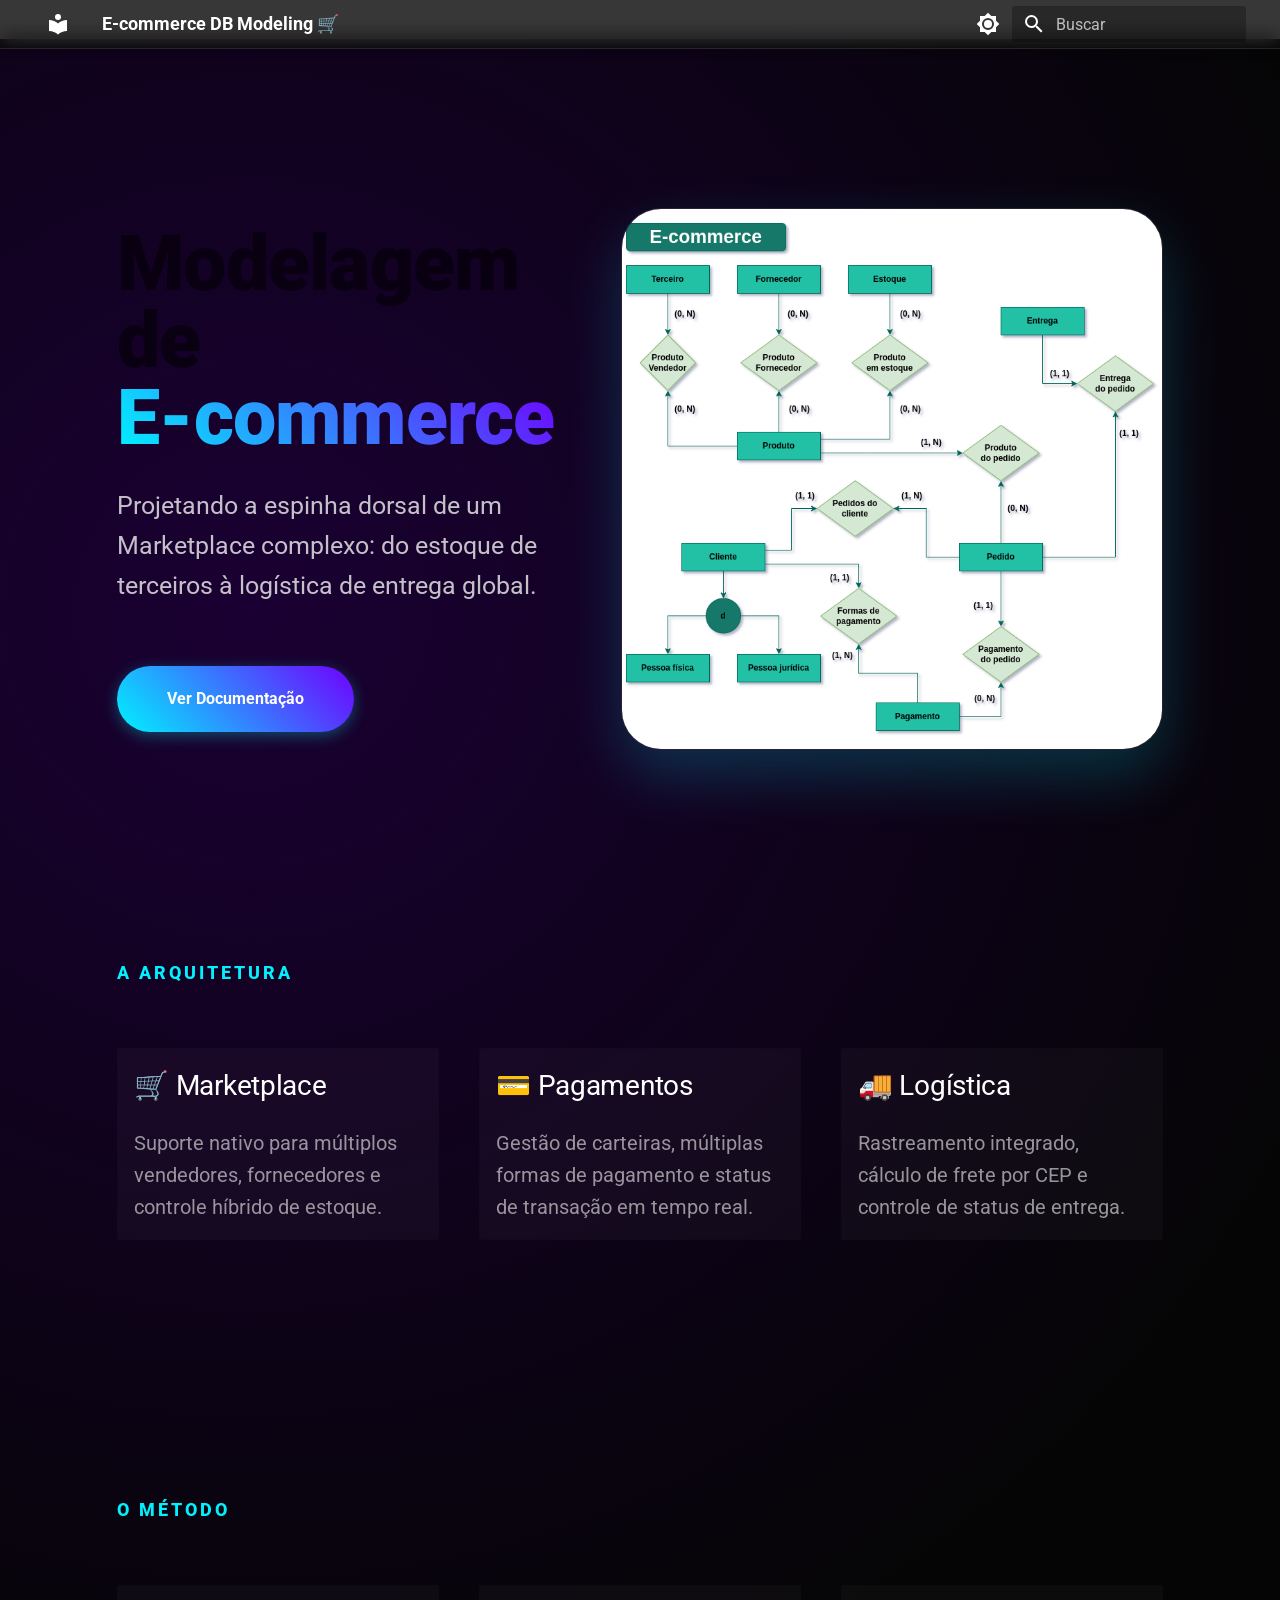
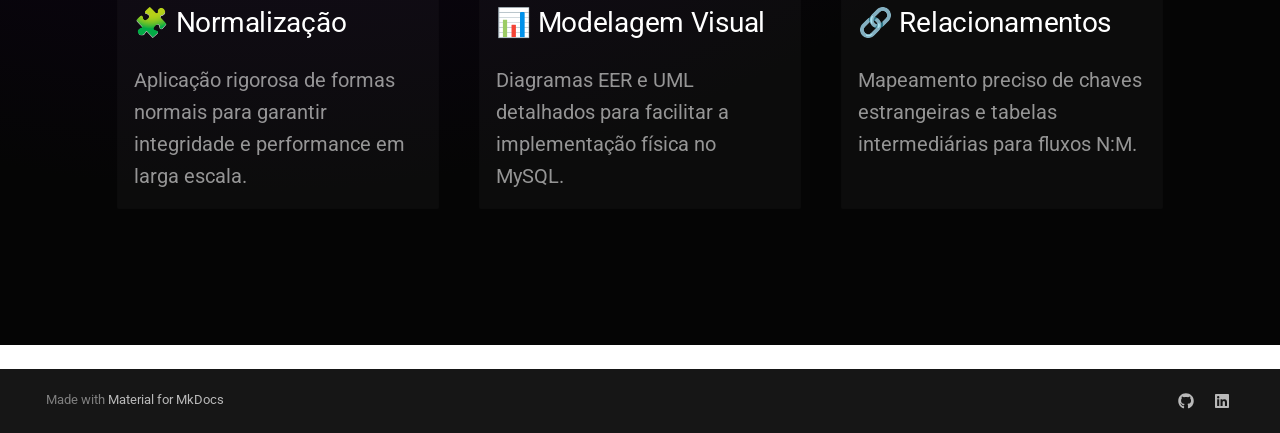
<file: index.html>
<!doctype html>
<html lang="pt" class="no-js">
  <head>
    
      <meta charset="utf-8">
      <meta name="viewport" content="width=device-width,initial-scale=1">
      
        <meta name="description" content="Modelagem de Banco de Dados para plataforma de E-commerce (Marketplace)">
      
      
        <meta name="author" content="Ariel Shlomoh">
      
      
        <link rel="canonical" href="https://nandeslima.github.io/e-commerce-bd/">
      
      
      
        <link rel="next" href="projeto/">
      
      
        
      
      
      <link rel="icon" href="assets/images/favicon.png">
      <meta name="generator" content="mkdocs-1.6.1, mkdocs-material-9.7.6">
    
    
      
        <title>E-commerce DB Modeling 🛒</title>
      
    
    
      <link rel="stylesheet" href="assets/stylesheets/main.484c7ddc.min.css">
      
        
        <link rel="stylesheet" href="assets/stylesheets/palette.ab4e12ef.min.css">
      
      


    
    
      
    
    
      
        
        
        <link rel="preconnect" href="https://fonts.gstatic.com" crossorigin>
        <link rel="stylesheet" href="https://fonts.googleapis.com/css?family=Roboto:300,300i,400,400i,700,700i%7CRoboto+Mono:400,400i,700,700i&display=fallback">
        <style>:root{--md-text-font:"Roboto";--md-code-font:"Roboto Mono"}</style>
      
    
    
      <link rel="stylesheet" href="stylesheets/custom.css">
    
    <script>__md_scope=new URL(".",location),__md_hash=e=>[...e].reduce(((e,_)=>(e<<5)-e+_.charCodeAt(0)),0),__md_get=(e,_=localStorage,t=__md_scope)=>JSON.parse(_.getItem(t.pathname+"."+e)),__md_set=(e,_,t=localStorage,a=__md_scope)=>{try{t.setItem(a.pathname+"."+e,JSON.stringify(_))}catch(e){}}</script>
    
      

    
    
  </head>
  
  
    
    
      
    
    
    
    
    <body dir="ltr" data-md-color-scheme="slate" data-md-color-primary="deep-purple" data-md-color-accent="cyan">
  
    
    <input class="md-toggle" data-md-toggle="drawer" type="checkbox" id="__drawer" autocomplete="off">
    <input class="md-toggle" data-md-toggle="search" type="checkbox" id="__search" autocomplete="off">
    <label class="md-overlay" for="__drawer"></label>
    <div data-md-component="skip">
      
    </div>
    <div data-md-component="announce">
      
    </div>
    
    
      

<header class="md-header" data-md-component="header">
  <nav class="md-header__inner md-grid" aria-label="Cabeçalho">
    <a href="." title="E-commerce DB Modeling 🛒" class="md-header__button md-logo" aria-label="E-commerce DB Modeling 🛒" data-md-component="logo">
      
  
  <svg xmlns="http://www.w3.org/2000/svg" viewBox="0 0 24 24"><path d="M12 8a3 3 0 0 0 3-3 3 3 0 0 0-3-3 3 3 0 0 0-3 3 3 3 0 0 0 3 3m0 3.54C9.64 9.35 6.5 8 3 8v11c3.5 0 6.64 1.35 9 3.54 2.36-2.19 5.5-3.54 9-3.54V8c-3.5 0-6.64 1.35-9 3.54"/></svg>

    </a>
    <label class="md-header__button md-icon" for="__drawer">
      
      <svg xmlns="http://www.w3.org/2000/svg" viewBox="0 0 24 24"><path d="M3 6h18v2H3zm0 5h18v2H3zm0 5h18v2H3z"/></svg>
    </label>
    <div class="md-header__title" data-md-component="header-title">
      <div class="md-header__ellipsis">
        <div class="md-header__topic">
          <span class="md-ellipsis">
            E-commerce DB Modeling 🛒
          </span>
        </div>
        <div class="md-header__topic" data-md-component="header-topic">
          <span class="md-ellipsis">
            
              Início
            
          </span>
        </div>
      </div>
    </div>
    
      
        <form class="md-header__option" data-md-component="palette">
  
    
    
    
    <input class="md-option" data-md-color-media="(prefers-color-scheme: dark)" data-md-color-scheme="slate" data-md-color-primary="deep-purple" data-md-color-accent="cyan"  aria-label="Alternar para modo claro"  type="radio" name="__palette" id="__palette_0">
    
      <label class="md-header__button md-icon" title="Alternar para modo claro" for="__palette_1" hidden>
        <svg xmlns="http://www.w3.org/2000/svg" viewBox="0 0 24 24"><path d="M12 18c-.89 0-1.74-.2-2.5-.55C11.56 16.5 13 14.42 13 12s-1.44-4.5-3.5-5.45C10.26 6.2 11.11 6 12 6a6 6 0 0 1 6 6 6 6 0 0 1-6 6m8-9.31V4h-4.69L12 .69 8.69 4H4v4.69L.69 12 4 15.31V20h4.69L12 23.31 15.31 20H20v-4.69L23.31 12z"/></svg>
      </label>
    
  
    
    
    
    <input class="md-option" data-md-color-media="(prefers-color-scheme: light)" data-md-color-scheme="default" data-md-color-primary="deep-purple" data-md-color-accent="cyan"  aria-label="Alternar para modo escuro"  type="radio" name="__palette" id="__palette_1">
    
      <label class="md-header__button md-icon" title="Alternar para modo escuro" for="__palette_0" hidden>
        <svg xmlns="http://www.w3.org/2000/svg" viewBox="0 0 24 24"><path d="M12 8a4 4 0 0 0-4 4 4 4 0 0 0 4 4 4 4 0 0 0 4-4 4 4 0 0 0-4-4m0 10a6 6 0 0 1-6-6 6 6 0 0 1 6-6 6 6 0 0 1 6 6 6 6 0 0 1-6 6m8-9.31V4h-4.69L12 .69 8.69 4H4v4.69L.69 12 4 15.31V20h4.69L12 23.31 15.31 20H20v-4.69L23.31 12z"/></svg>
      </label>
    
  
</form>
      
    
    
      <script>var palette=__md_get("__palette");if(palette&&palette.color){if("(prefers-color-scheme)"===palette.color.media){var media=matchMedia("(prefers-color-scheme: light)"),input=document.querySelector(media.matches?"[data-md-color-media='(prefers-color-scheme: light)']":"[data-md-color-media='(prefers-color-scheme: dark)']");palette.color.media=input.getAttribute("data-md-color-media"),palette.color.scheme=input.getAttribute("data-md-color-scheme"),palette.color.primary=input.getAttribute("data-md-color-primary"),palette.color.accent=input.getAttribute("data-md-color-accent")}for(var[key,value]of Object.entries(palette.color))document.body.setAttribute("data-md-color-"+key,value)}</script>
    
    
    
      
      
        <label class="md-header__button md-icon" for="__search">
          
          <svg xmlns="http://www.w3.org/2000/svg" viewBox="0 0 24 24"><path d="M9.5 3A6.5 6.5 0 0 1 16 9.5c0 1.61-.59 3.09-1.56 4.23l.27.27h.79l5 5-1.5 1.5-5-5v-.79l-.27-.27A6.52 6.52 0 0 1 9.5 16 6.5 6.5 0 0 1 3 9.5 6.5 6.5 0 0 1 9.5 3m0 2C7 5 5 7 5 9.5S7 14 9.5 14 14 12 14 9.5 12 5 9.5 5"/></svg>
        </label>
        <div class="md-search" data-md-component="search" role="dialog">
  <label class="md-search__overlay" for="__search"></label>
  <div class="md-search__inner" role="search">
    <form class="md-search__form" name="search">
      <input type="text" class="md-search__input" name="query" aria-label="Buscar" placeholder="Buscar" autocapitalize="off" autocorrect="off" autocomplete="off" spellcheck="false" data-md-component="search-query" required>
      <label class="md-search__icon md-icon" for="__search">
        
        <svg xmlns="http://www.w3.org/2000/svg" viewBox="0 0 24 24"><path d="M9.5 3A6.5 6.5 0 0 1 16 9.5c0 1.61-.59 3.09-1.56 4.23l.27.27h.79l5 5-1.5 1.5-5-5v-.79l-.27-.27A6.52 6.52 0 0 1 9.5 16 6.5 6.5 0 0 1 3 9.5 6.5 6.5 0 0 1 9.5 3m0 2C7 5 5 7 5 9.5S7 14 9.5 14 14 12 14 9.5 12 5 9.5 5"/></svg>
        
        <svg xmlns="http://www.w3.org/2000/svg" viewBox="0 0 24 24"><path d="M20 11v2H8l5.5 5.5-1.42 1.42L4.16 12l7.92-7.92L13.5 5.5 8 11z"/></svg>
      </label>
      <nav class="md-search__options" aria-label="Pesquisar">
        
        <button type="reset" class="md-search__icon md-icon" title="Limpar" aria-label="Limpar" tabindex="-1">
          
          <svg xmlns="http://www.w3.org/2000/svg" viewBox="0 0 24 24"><path d="M19 6.41 17.59 5 12 10.59 6.41 5 5 6.41 10.59 12 5 17.59 6.41 19 12 13.41 17.59 19 19 17.59 13.41 12z"/></svg>
        </button>
      </nav>
      
        <div class="md-search__suggest" data-md-component="search-suggest"></div>
      
    </form>
    <div class="md-search__output">
      <div class="md-search__scrollwrap" tabindex="0" data-md-scrollfix>
        <div class="md-search-result" data-md-component="search-result">
          <div class="md-search-result__meta">
            Inicializando busca
          </div>
          <ol class="md-search-result__list" role="presentation"></ol>
        </div>
      </div>
    </div>
  </div>
</div>
      
    
    
  </nav>
  
</header>
    
    <div class="md-container" data-md-component="container">
      
      
        
          
            
<nav class="md-tabs" aria-label="Abas" data-md-component="tabs">
  <div class="md-grid">
    <ul class="md-tabs__list">
      
        
  
  
  
    
  
  
    <li class="md-tabs__item md-tabs__item--active">
      <a href="." class="md-tabs__link">
        
  
  
    
  
  Início

      </a>
    </li>
  

      
        
  
  
  
  
    <li class="md-tabs__item">
      <a href="projeto/" class="md-tabs__link">
        
  
  
    
  
  O Projeto

      </a>
    </li>
  

      
        
  
  
  
  
    <li class="md-tabs__item">
      <a href="scripts/" class="md-tabs__link">
        
  
  
    
  
  Scripts SQL

      </a>
    </li>
  

      
    </ul>
  </div>
</nav>
          
        
      
      <main class="md-main" data-md-component="main">
        <div class="md-main__inner md-grid">
          
            
              
              <div class="md-sidebar md-sidebar--primary" data-md-component="sidebar" data-md-type="navigation" >
                <div class="md-sidebar__scrollwrap">
                  <div class="md-sidebar__inner">
                    


  


<nav class="md-nav md-nav--primary md-nav--lifted" aria-label="Navegação" data-md-level="0">
  <label class="md-nav__title" for="__drawer">
    <a href="." title="E-commerce DB Modeling 🛒" class="md-nav__button md-logo" aria-label="E-commerce DB Modeling 🛒" data-md-component="logo">
      
  
  <svg xmlns="http://www.w3.org/2000/svg" viewBox="0 0 24 24"><path d="M12 8a3 3 0 0 0 3-3 3 3 0 0 0-3-3 3 3 0 0 0-3 3 3 3 0 0 0 3 3m0 3.54C9.64 9.35 6.5 8 3 8v11c3.5 0 6.64 1.35 9 3.54 2.36-2.19 5.5-3.54 9-3.54V8c-3.5 0-6.64 1.35-9 3.54"/></svg>

    </a>
    E-commerce DB Modeling 🛒
  </label>
  
  <ul class="md-nav__list" data-md-scrollfix>
    
      
      
  
  
    
  
  
  
    <li class="md-nav__item md-nav__item--active">
      
      <input class="md-nav__toggle md-toggle" type="checkbox" id="__toc">
      
      
      
      <a href="." class="md-nav__link md-nav__link--active">
        
  
  
  <span class="md-ellipsis">
    
  
    Início
  

    
  </span>
  
  

      </a>
      
    </li>
  

    
      
      
  
  
  
  
    <li class="md-nav__item">
      <a href="projeto/" class="md-nav__link">
        
  
  
  <span class="md-ellipsis">
    
  
    O Projeto
  

    
  </span>
  
  

      </a>
    </li>
  

    
      
      
  
  
  
  
    <li class="md-nav__item">
      <a href="scripts/" class="md-nav__link">
        
  
  
  <span class="md-ellipsis">
    
  
    Scripts SQL
  

    
  </span>
  
  

      </a>
    </li>
  

    
  </ul>
</nav>
                  </div>
                </div>
              </div>
            
            
              
              <div class="md-sidebar md-sidebar--secondary" data-md-component="sidebar" data-md-type="toc" >
                <div class="md-sidebar__scrollwrap">
                  <div class="md-sidebar__inner">
                    

<nav class="md-nav md-nav--secondary" aria-label="Índice">
  
  
  
  
</nav>
                  </div>
                </div>
              </div>
            
          
          
            <div class="md-content" data-md-component="content">
              
              <article class="md-content__inner md-typeset">
                
                  



<div class="modern-landing">

  <!-- Hero Section -->
  <section class="hero">
    <div class="hero-content">
      <h1 class="hero-title">
        Modelagem de<span>E-commerce</span>
      </h1>
      <p class="hero-subtitle">
        Projetando a espinha dorsal de um Marketplace complexo: do estoque de terceiros à logística de entrega global.
      </p>
      <div class="hero-actions">
        <a href="projeto/" class="btn btn-primary">Ver Documentação</a>
      </div>
    </div>
    <div class="hero-visual">
      <div class="hero-img-container">
        <img src="assets/modelo-eer.png" alt="Database Architecture">
      </div>
    </div>
  </section>

  <!-- O PROJETO Section -->
  <section class="info-section">
    <span class="section-tag">A ARQUITETURA</span>
    <div class="grid">
      <div class="card">
        <h3>🛒 Marketplace</h3>
        <p>Suporte nativo para múltiplos vendedores, fornecedores e controle híbrido de estoque.</p>
      </div>
      <div class="card">
        <h3>💳 Pagamentos</h3>
        <p>Gestão de carteiras, múltiplas formas de pagamento e status de transação em tempo real.</p>
      </div>
      <div class="card">
        <h3>🚚 Logística</h3>
        <p>Rastreamento integrado, cálculo de frete por CEP e controle de status de entrega.</p>
      </div>
    </div>
  </section>

  <!-- O MÉTODO Section -->
  <section class="info-section">
    <span class="section-tag">O MÉTODO</span>
    <div class="grid">
      <div class="card">
        <h3>🧩 Normalização</h3>
        <p>Aplicação rigorosa de formas normais para garantir integridade e performance em larga escala.</p>
      </div>
      <div class="card">
        <h3>📊 Modelagem Visual</h3>
        <p>Diagramas EER e UML detalhados para facilitar a implementação física no MySQL.</p>
      </div>
      <div class="card">
        <h3>🔗 Relacionamentos</h3>
        <p>Mapeamento preciso de chaves estrangeiras e tabelas intermediárias para fluxos N:M.</p>
      </div>
    </div>
  </section>

</div>












                
              </article>
            </div>
          
          
  <script>var tabs=__md_get("__tabs");if(Array.isArray(tabs))e:for(var set of document.querySelectorAll(".tabbed-set")){var labels=set.querySelector(".tabbed-labels");for(var tab of tabs)for(var label of labels.getElementsByTagName("label"))if(label.innerText.trim()===tab){var input=document.getElementById(label.htmlFor);input.checked=!0;continue e}}</script>

<script>var target=document.getElementById(location.hash.slice(1));target&&target.name&&(target.checked=target.name.startsWith("__tabbed_"))</script>
        </div>
        
          <button type="button" class="md-top md-icon" data-md-component="top" hidden>
  
  <svg xmlns="http://www.w3.org/2000/svg" viewBox="0 0 24 24"><path d="M13 20h-2V8l-5.5 5.5-1.42-1.42L12 4.16l7.92 7.92-1.42 1.42L13 8z"/></svg>
  Voltar para o topo
</button>
        
      </main>
      
        <footer class="md-footer">
  
  <div class="md-footer-meta md-typeset">
    <div class="md-footer-meta__inner md-grid">
      <div class="md-copyright">
  
  
    Made with
    <a href="https://squidfunk.github.io/mkdocs-material/" target="_blank" rel="noopener">
      Material for MkDocs
    </a>
  
</div>
      
        
<div class="md-social">
  
    
    
    
    
      
      
    
    <a href="https://github.com/NandesLima" target="_blank" rel="noopener" title="github.com" class="md-social__link">
      <svg xmlns="http://www.w3.org/2000/svg" viewBox="0 0 512 512"><!--! Font Awesome Free 7.1.0 by @fontawesome - https://fontawesome.com License - https://fontawesome.com/license/free (Icons: CC BY 4.0, Fonts: SIL OFL 1.1, Code: MIT License) Copyright 2025 Fonticons, Inc.--><path d="M173.9 397.4c0 2-2.3 3.6-5.2 3.6-3.3.3-5.6-1.3-5.6-3.6 0-2 2.3-3.6 5.2-3.6 3-.3 5.6 1.3 5.6 3.6m-31.1-4.5c-.7 2 1.3 4.3 4.3 4.9 2.6 1 5.6 0 6.2-2s-1.3-4.3-4.3-5.2c-2.6-.7-5.5.3-6.2 2.3m44.2-1.7c-2.9.7-4.9 2.6-4.6 4.9.3 2 2.9 3.3 5.9 2.6 2.9-.7 4.9-2.6 4.6-4.6-.3-1.9-3-3.2-5.9-2.9M252.8 8C114.1 8 8 113.3 8 252c0 110.9 69.8 205.8 169.5 239.2 12.8 2.3 17.3-5.6 17.3-12.1 0-6.2-.3-40.4-.3-61.4 0 0-70 15-84.7-29.8 0 0-11.4-29.1-27.8-36.6 0 0-22.9-15.7 1.6-15.4 0 0 24.9 2 38.6 25.8 21.9 38.6 58.6 27.5 72.9 20.9 2.3-16 8.8-27.1 16-33.7-55.9-6.2-112.3-14.3-112.3-110.5 0-27.5 7.6-41.3 23.6-58.9-2.6-6.5-11.1-33.3 2.6-67.9 20.9-6.5 69 27 69 27 20-5.6 41.5-8.5 62.8-8.5s42.8 2.9 62.8 8.5c0 0 48.1-33.6 69-27 13.7 34.7 5.2 61.4 2.6 67.9 16 17.7 25.8 31.5 25.8 58.9 0 96.5-58.9 104.2-114.8 110.5 9.2 7.9 17 22.9 17 46.4 0 33.7-.3 75.4-.3 83.6 0 6.5 4.6 14.4 17.3 12.1C436.2 457.8 504 362.9 504 252 504 113.3 391.5 8 252.8 8M105.2 352.9c-1.3 1-1 3.3.7 5.2 1.6 1.6 3.9 2.3 5.2 1 1.3-1 1-3.3-.7-5.2-1.6-1.6-3.9-2.3-5.2-1m-10.8-8.1c-.7 1.3.3 2.9 2.3 3.9 1.6 1 3.6.7 4.3-.7.7-1.3-.3-2.9-2.3-3.9-2-.6-3.6-.3-4.3.7m32.4 35.6c-1.6 1.3-1 4.3 1.3 6.2 2.3 2.3 5.2 2.6 6.5 1 1.3-1.3.7-4.3-1.3-6.2-2.2-2.3-5.2-2.6-6.5-1m-11.4-14.7c-1.6 1-1.6 3.6 0 5.9s4.3 3.3 5.6 2.3c1.6-1.3 1.6-3.9 0-6.2-1.4-2.3-4-3.3-5.6-2"/></svg>
    </a>
  
    
    
    
    
      
      
    
    <a href="https://www.linkedin.com/in/ariel-shlomoh/" target="_blank" rel="noopener" title="www.linkedin.com" class="md-social__link">
      <svg xmlns="http://www.w3.org/2000/svg" viewBox="0 0 448 512"><!--! Font Awesome Free 7.1.0 by @fontawesome - https://fontawesome.com License - https://fontawesome.com/license/free (Icons: CC BY 4.0, Fonts: SIL OFL 1.1, Code: MIT License) Copyright 2025 Fonticons, Inc.--><path d="M416 32H31.9C14.3 32 0 46.5 0 64.3v383.4C0 465.5 14.3 480 31.9 480H416c17.6 0 32-14.5 32-32.3V64.3c0-17.8-14.4-32.3-32-32.3M135.4 416H69V202.2h66.5V416zM102.2 96a38.5 38.5 0 1 1 0 77 38.5 38.5 0 1 1 0-77m282.1 320h-66.4V312c0-24.8-.5-56.7-34.5-56.7-34.6 0-39.9 27-39.9 54.9V416h-66.4V202.2h63.7v29.2h.9c8.9-16.8 30.6-34.5 62.9-34.5 67.2 0 79.7 44.3 79.7 101.9z"/></svg>
    </a>
  
</div>
      
    </div>
  </div>
</footer>
      
    </div>
    <div class="md-dialog" data-md-component="dialog">
      <div class="md-dialog__inner md-typeset"></div>
    </div>
    
    
    
      
      
      <script id="__config" type="application/json">{"annotate": null, "base": ".", "features": ["navigation.tabs", "navigation.top", "search.suggest", "search.highlight", "content.code.copy", "content.tabs.link"], "search": "assets/javascripts/workers/search.2c215733.min.js", "tags": null, "translations": {"clipboard.copied": "Copiado para \u00e1rea de transfer\u00eancia", "clipboard.copy": "Copiar para \u00e1rea de transfer\u00eancia", "search.result.more.one": "mais 1 nesta p\u00e1gina", "search.result.more.other": "# mais nesta p\u00e1gina", "search.result.none": "Nenhum documento encontrado", "search.result.one": "1 documento encontrado", "search.result.other": "# documentos encontrados", "search.result.placeholder": "Digite para iniciar a busca", "search.result.term.missing": "Ausente", "select.version": "Selecione a vers\u00e3o"}, "version": null}</script>
    
    
      <script src="assets/javascripts/bundle.79ae519e.min.js"></script>
      
    
  </body>
</html>
</file>
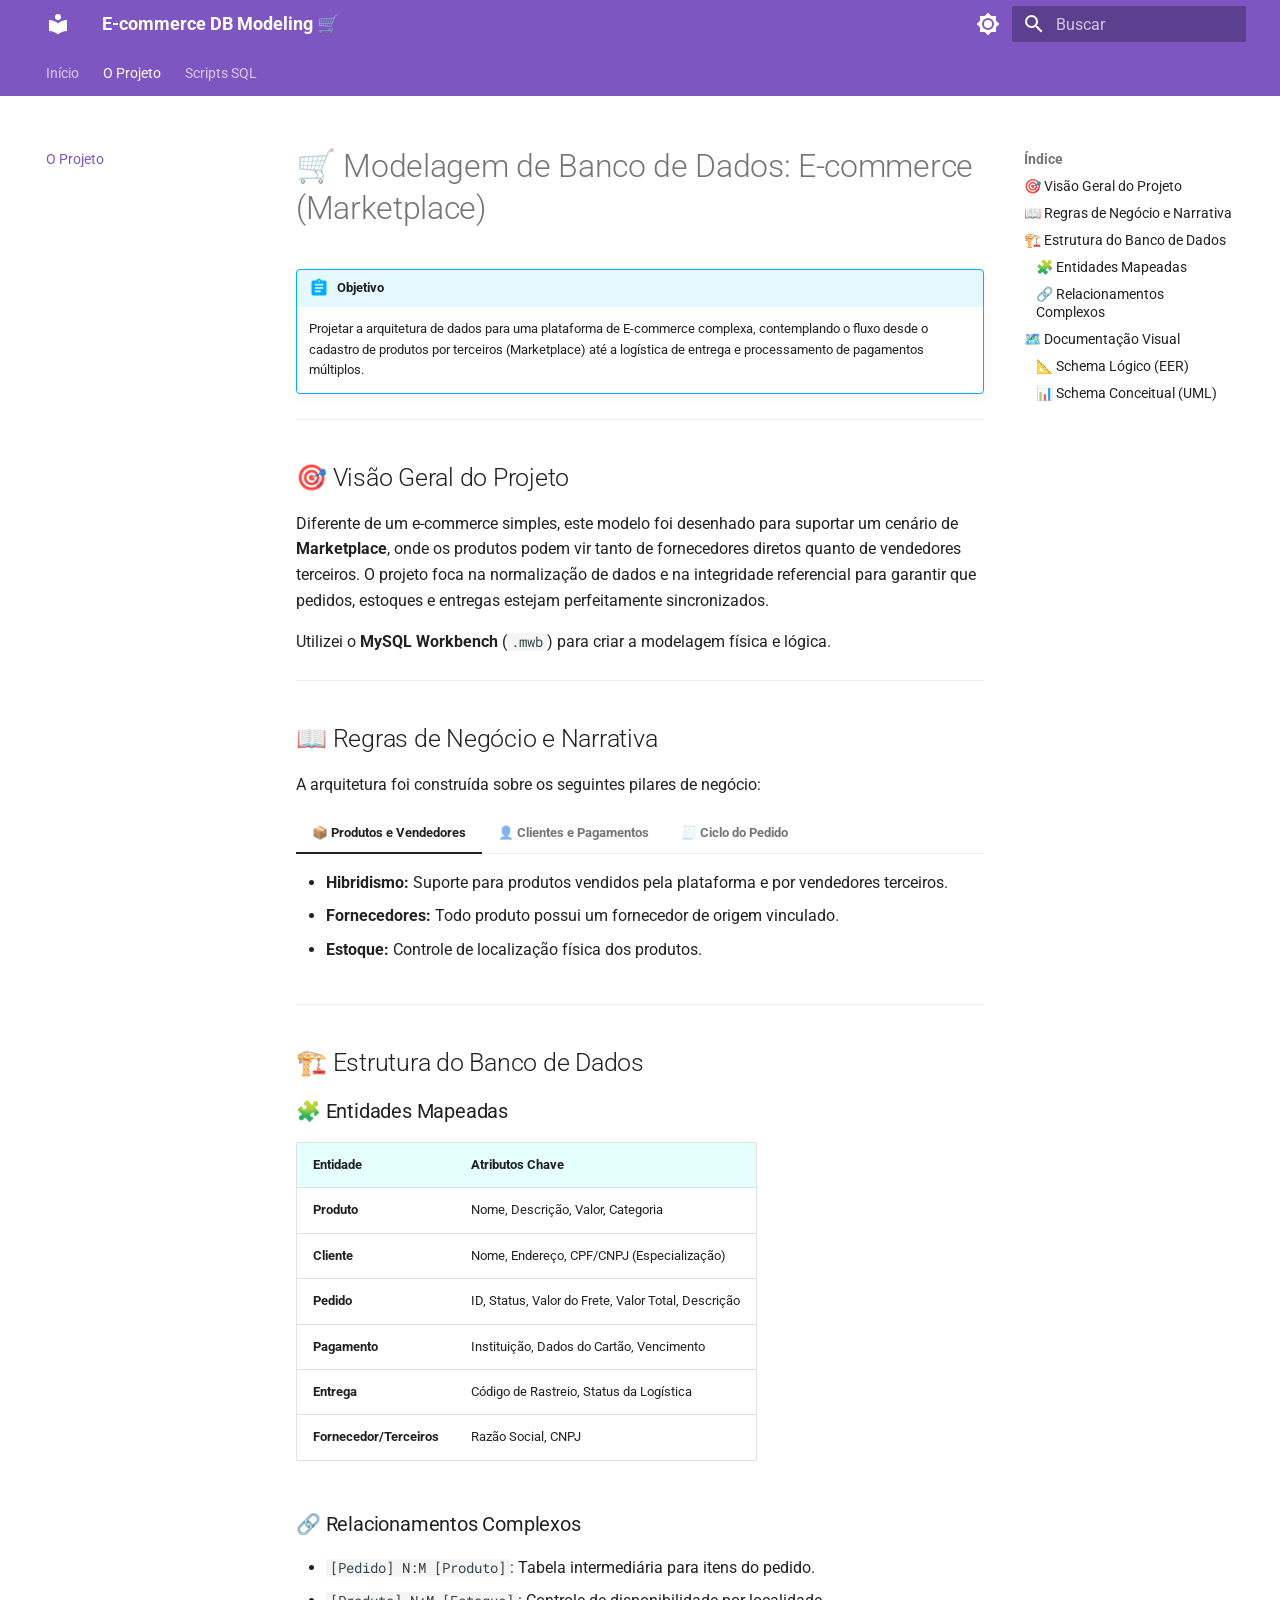
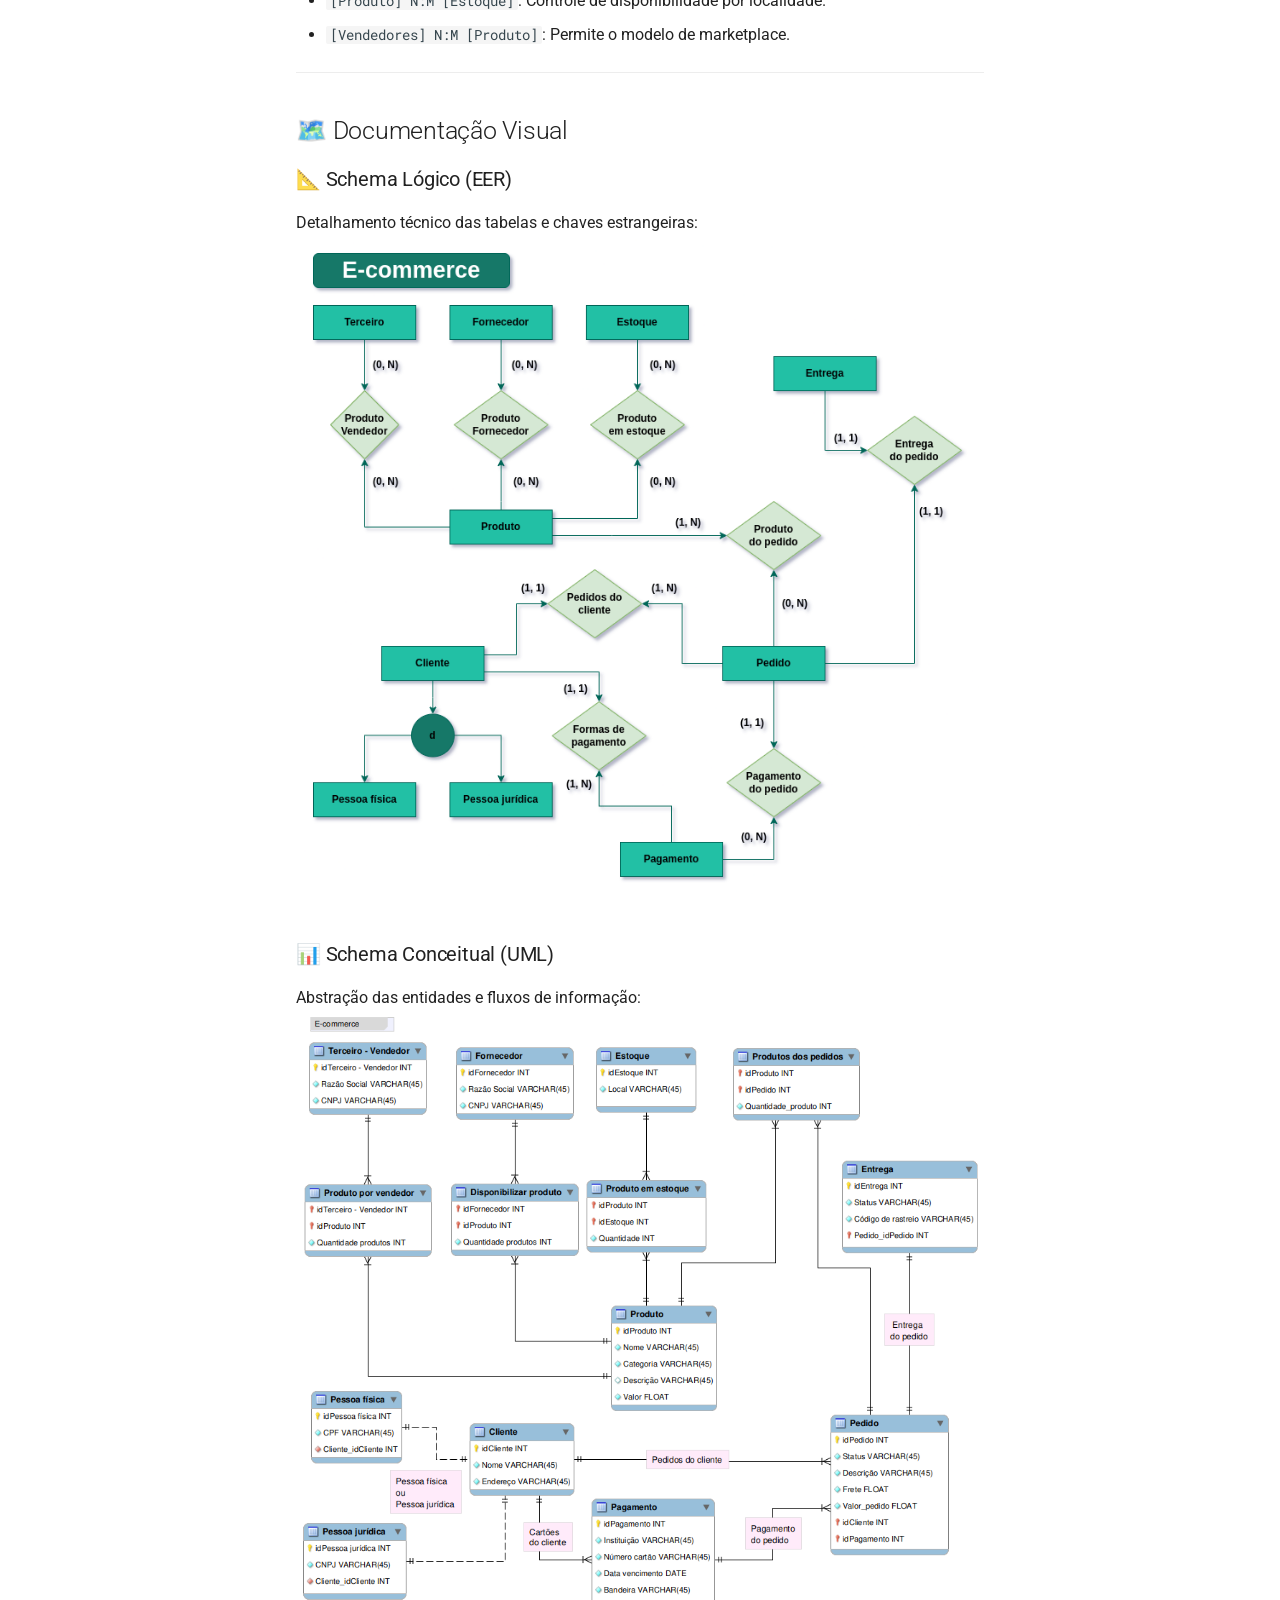
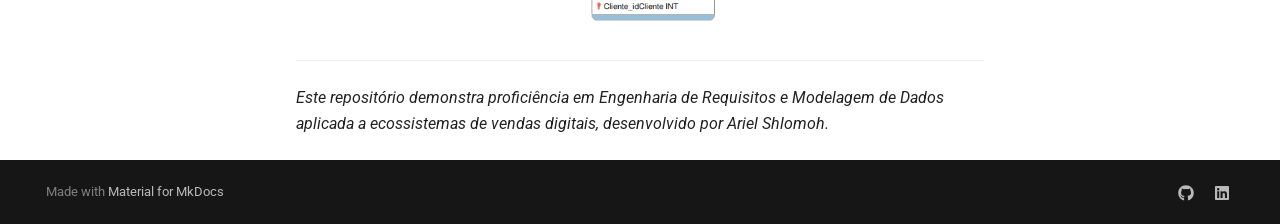
<file: projeto/index.html>
<!doctype html>
<html lang="pt" class="no-js">
  <head>
    
      <meta charset="utf-8">
      <meta name="viewport" content="width=device-width,initial-scale=1">
      
        <meta name="description" content="Modelagem de Banco de Dados para plataforma de E-commerce (Marketplace)">
      
      
        <meta name="author" content="Ariel Shlomoh">
      
      
        <link rel="canonical" href="https://nandeslima.github.io/e-commerce-bd/projeto/">
      
      
        <link rel="prev" href="..">
      
      
        <link rel="next" href="../scripts/">
      
      
        
      
      
      <link rel="icon" href="../assets/images/favicon.png">
      <meta name="generator" content="mkdocs-1.6.1, mkdocs-material-9.7.6">
    
    
      
        <title>O Projeto - E-commerce DB Modeling 🛒</title>
      
    
    
      <link rel="stylesheet" href="../assets/stylesheets/main.484c7ddc.min.css">
      
        
        <link rel="stylesheet" href="../assets/stylesheets/palette.ab4e12ef.min.css">
      
      


    
    
      
    
    
      
        
        
        <link rel="preconnect" href="https://fonts.gstatic.com" crossorigin>
        <link rel="stylesheet" href="https://fonts.googleapis.com/css?family=Roboto:300,300i,400,400i,700,700i%7CRoboto+Mono:400,400i,700,700i&display=fallback">
        <style>:root{--md-text-font:"Roboto";--md-code-font:"Roboto Mono"}</style>
      
    
    
      <link rel="stylesheet" href="../stylesheets/custom.css">
    
    <script>__md_scope=new URL("..",location),__md_hash=e=>[...e].reduce(((e,_)=>(e<<5)-e+_.charCodeAt(0)),0),__md_get=(e,_=localStorage,t=__md_scope)=>JSON.parse(_.getItem(t.pathname+"."+e)),__md_set=(e,_,t=localStorage,a=__md_scope)=>{try{t.setItem(a.pathname+"."+e,JSON.stringify(_))}catch(e){}}</script>
    
      

    
    
  </head>
  
  
    
    
      
    
    
    
    
    <body dir="ltr" data-md-color-scheme="slate" data-md-color-primary="deep-purple" data-md-color-accent="cyan">
  
    
    <input class="md-toggle" data-md-toggle="drawer" type="checkbox" id="__drawer" autocomplete="off">
    <input class="md-toggle" data-md-toggle="search" type="checkbox" id="__search" autocomplete="off">
    <label class="md-overlay" for="__drawer"></label>
    <div data-md-component="skip">
      
        
        <a href="#modelagem-de-banco-de-dados-e-commerce-marketplace" class="md-skip">
          Pular para conteúdo
        </a>
      
    </div>
    <div data-md-component="announce">
      
    </div>
    
    
      

<header class="md-header" data-md-component="header">
  <nav class="md-header__inner md-grid" aria-label="Cabeçalho">
    <a href=".." title="E-commerce DB Modeling 🛒" class="md-header__button md-logo" aria-label="E-commerce DB Modeling 🛒" data-md-component="logo">
      
  
  <svg xmlns="http://www.w3.org/2000/svg" viewBox="0 0 24 24"><path d="M12 8a3 3 0 0 0 3-3 3 3 0 0 0-3-3 3 3 0 0 0-3 3 3 3 0 0 0 3 3m0 3.54C9.64 9.35 6.5 8 3 8v11c3.5 0 6.64 1.35 9 3.54 2.36-2.19 5.5-3.54 9-3.54V8c-3.5 0-6.64 1.35-9 3.54"/></svg>

    </a>
    <label class="md-header__button md-icon" for="__drawer">
      
      <svg xmlns="http://www.w3.org/2000/svg" viewBox="0 0 24 24"><path d="M3 6h18v2H3zm0 5h18v2H3zm0 5h18v2H3z"/></svg>
    </label>
    <div class="md-header__title" data-md-component="header-title">
      <div class="md-header__ellipsis">
        <div class="md-header__topic">
          <span class="md-ellipsis">
            E-commerce DB Modeling 🛒
          </span>
        </div>
        <div class="md-header__topic" data-md-component="header-topic">
          <span class="md-ellipsis">
            
              O Projeto
            
          </span>
        </div>
      </div>
    </div>
    
      
        <form class="md-header__option" data-md-component="palette">
  
    
    
    
    <input class="md-option" data-md-color-media="(prefers-color-scheme: dark)" data-md-color-scheme="slate" data-md-color-primary="deep-purple" data-md-color-accent="cyan"  aria-label="Alternar para modo claro"  type="radio" name="__palette" id="__palette_0">
    
      <label class="md-header__button md-icon" title="Alternar para modo claro" for="__palette_1" hidden>
        <svg xmlns="http://www.w3.org/2000/svg" viewBox="0 0 24 24"><path d="M12 18c-.89 0-1.74-.2-2.5-.55C11.56 16.5 13 14.42 13 12s-1.44-4.5-3.5-5.45C10.26 6.2 11.11 6 12 6a6 6 0 0 1 6 6 6 6 0 0 1-6 6m8-9.31V4h-4.69L12 .69 8.69 4H4v4.69L.69 12 4 15.31V20h4.69L12 23.31 15.31 20H20v-4.69L23.31 12z"/></svg>
      </label>
    
  
    
    
    
    <input class="md-option" data-md-color-media="(prefers-color-scheme: light)" data-md-color-scheme="default" data-md-color-primary="deep-purple" data-md-color-accent="cyan"  aria-label="Alternar para modo escuro"  type="radio" name="__palette" id="__palette_1">
    
      <label class="md-header__button md-icon" title="Alternar para modo escuro" for="__palette_0" hidden>
        <svg xmlns="http://www.w3.org/2000/svg" viewBox="0 0 24 24"><path d="M12 8a4 4 0 0 0-4 4 4 4 0 0 0 4 4 4 4 0 0 0 4-4 4 4 0 0 0-4-4m0 10a6 6 0 0 1-6-6 6 6 0 0 1 6-6 6 6 0 0 1 6 6 6 6 0 0 1-6 6m8-9.31V4h-4.69L12 .69 8.69 4H4v4.69L.69 12 4 15.31V20h4.69L12 23.31 15.31 20H20v-4.69L23.31 12z"/></svg>
      </label>
    
  
</form>
      
    
    
      <script>var palette=__md_get("__palette");if(palette&&palette.color){if("(prefers-color-scheme)"===palette.color.media){var media=matchMedia("(prefers-color-scheme: light)"),input=document.querySelector(media.matches?"[data-md-color-media='(prefers-color-scheme: light)']":"[data-md-color-media='(prefers-color-scheme: dark)']");palette.color.media=input.getAttribute("data-md-color-media"),palette.color.scheme=input.getAttribute("data-md-color-scheme"),palette.color.primary=input.getAttribute("data-md-color-primary"),palette.color.accent=input.getAttribute("data-md-color-accent")}for(var[key,value]of Object.entries(palette.color))document.body.setAttribute("data-md-color-"+key,value)}</script>
    
    
    
      
      
        <label class="md-header__button md-icon" for="__search">
          
          <svg xmlns="http://www.w3.org/2000/svg" viewBox="0 0 24 24"><path d="M9.5 3A6.5 6.5 0 0 1 16 9.5c0 1.61-.59 3.09-1.56 4.23l.27.27h.79l5 5-1.5 1.5-5-5v-.79l-.27-.27A6.52 6.52 0 0 1 9.5 16 6.5 6.5 0 0 1 3 9.5 6.5 6.5 0 0 1 9.5 3m0 2C7 5 5 7 5 9.5S7 14 9.5 14 14 12 14 9.5 12 5 9.5 5"/></svg>
        </label>
        <div class="md-search" data-md-component="search" role="dialog">
  <label class="md-search__overlay" for="__search"></label>
  <div class="md-search__inner" role="search">
    <form class="md-search__form" name="search">
      <input type="text" class="md-search__input" name="query" aria-label="Buscar" placeholder="Buscar" autocapitalize="off" autocorrect="off" autocomplete="off" spellcheck="false" data-md-component="search-query" required>
      <label class="md-search__icon md-icon" for="__search">
        
        <svg xmlns="http://www.w3.org/2000/svg" viewBox="0 0 24 24"><path d="M9.5 3A6.5 6.5 0 0 1 16 9.5c0 1.61-.59 3.09-1.56 4.23l.27.27h.79l5 5-1.5 1.5-5-5v-.79l-.27-.27A6.52 6.52 0 0 1 9.5 16 6.5 6.5 0 0 1 3 9.5 6.5 6.5 0 0 1 9.5 3m0 2C7 5 5 7 5 9.5S7 14 9.5 14 14 12 14 9.5 12 5 9.5 5"/></svg>
        
        <svg xmlns="http://www.w3.org/2000/svg" viewBox="0 0 24 24"><path d="M20 11v2H8l5.5 5.5-1.42 1.42L4.16 12l7.92-7.92L13.5 5.5 8 11z"/></svg>
      </label>
      <nav class="md-search__options" aria-label="Pesquisar">
        
        <button type="reset" class="md-search__icon md-icon" title="Limpar" aria-label="Limpar" tabindex="-1">
          
          <svg xmlns="http://www.w3.org/2000/svg" viewBox="0 0 24 24"><path d="M19 6.41 17.59 5 12 10.59 6.41 5 5 6.41 10.59 12 5 17.59 6.41 19 12 13.41 17.59 19 19 17.59 13.41 12z"/></svg>
        </button>
      </nav>
      
        <div class="md-search__suggest" data-md-component="search-suggest"></div>
      
    </form>
    <div class="md-search__output">
      <div class="md-search__scrollwrap" tabindex="0" data-md-scrollfix>
        <div class="md-search-result" data-md-component="search-result">
          <div class="md-search-result__meta">
            Inicializando busca
          </div>
          <ol class="md-search-result__list" role="presentation"></ol>
        </div>
      </div>
    </div>
  </div>
</div>
      
    
    
  </nav>
  
</header>
    
    <div class="md-container" data-md-component="container">
      
      
        
          
            
<nav class="md-tabs" aria-label="Abas" data-md-component="tabs">
  <div class="md-grid">
    <ul class="md-tabs__list">
      
        
  
  
  
  
    <li class="md-tabs__item">
      <a href=".." class="md-tabs__link">
        
  
  
    
  
  Início

      </a>
    </li>
  

      
        
  
  
  
    
  
  
    <li class="md-tabs__item md-tabs__item--active">
      <a href="./" class="md-tabs__link">
        
  
  
    
  
  O Projeto

      </a>
    </li>
  

      
        
  
  
  
  
    <li class="md-tabs__item">
      <a href="../scripts/" class="md-tabs__link">
        
  
  
    
  
  Scripts SQL

      </a>
    </li>
  

      
    </ul>
  </div>
</nav>
          
        
      
      <main class="md-main" data-md-component="main">
        <div class="md-main__inner md-grid">
          
            
              
              <div class="md-sidebar md-sidebar--primary" data-md-component="sidebar" data-md-type="navigation" >
                <div class="md-sidebar__scrollwrap">
                  <div class="md-sidebar__inner">
                    


  


<nav class="md-nav md-nav--primary md-nav--lifted" aria-label="Navegação" data-md-level="0">
  <label class="md-nav__title" for="__drawer">
    <a href=".." title="E-commerce DB Modeling 🛒" class="md-nav__button md-logo" aria-label="E-commerce DB Modeling 🛒" data-md-component="logo">
      
  
  <svg xmlns="http://www.w3.org/2000/svg" viewBox="0 0 24 24"><path d="M12 8a3 3 0 0 0 3-3 3 3 0 0 0-3-3 3 3 0 0 0-3 3 3 3 0 0 0 3 3m0 3.54C9.64 9.35 6.5 8 3 8v11c3.5 0 6.64 1.35 9 3.54 2.36-2.19 5.5-3.54 9-3.54V8c-3.5 0-6.64 1.35-9 3.54"/></svg>

    </a>
    E-commerce DB Modeling 🛒
  </label>
  
  <ul class="md-nav__list" data-md-scrollfix>
    
      
      
  
  
  
  
    <li class="md-nav__item">
      <a href=".." class="md-nav__link">
        
  
  
  <span class="md-ellipsis">
    
  
    Início
  

    
  </span>
  
  

      </a>
    </li>
  

    
      
      
  
  
    
  
  
  
    <li class="md-nav__item md-nav__item--active">
      
      <input class="md-nav__toggle md-toggle" type="checkbox" id="__toc">
      
      
        
      
      
        <label class="md-nav__link md-nav__link--active" for="__toc">
          
  
  
  <span class="md-ellipsis">
    
  
    O Projeto
  

    
  </span>
  
  

          <span class="md-nav__icon md-icon"></span>
        </label>
      
      <a href="./" class="md-nav__link md-nav__link--active">
        
  
  
  <span class="md-ellipsis">
    
  
    O Projeto
  

    
  </span>
  
  

      </a>
      
        

<nav class="md-nav md-nav--secondary" aria-label="Índice">
  
  
  
    
  
  
    <label class="md-nav__title" for="__toc">
      <span class="md-nav__icon md-icon"></span>
      Índice
    </label>
    <ul class="md-nav__list" data-md-component="toc" data-md-scrollfix>
      
        <li class="md-nav__item">
  <a href="#visao-geral-do-projeto" class="md-nav__link">
    <span class="md-ellipsis">
      
        🎯 Visão Geral do Projeto
      
    </span>
  </a>
  
</li>
      
        <li class="md-nav__item">
  <a href="#regras-de-negocio-e-narrativa" class="md-nav__link">
    <span class="md-ellipsis">
      
        📖 Regras de Negócio e Narrativa
      
    </span>
  </a>
  
</li>
      
        <li class="md-nav__item">
  <a href="#estrutura-do-banco-de-dados" class="md-nav__link">
    <span class="md-ellipsis">
      
        🏗️ Estrutura do Banco de Dados
      
    </span>
  </a>
  
    <nav class="md-nav" aria-label="🏗️ Estrutura do Banco de Dados">
      <ul class="md-nav__list">
        
          <li class="md-nav__item">
  <a href="#entidades-mapeadas" class="md-nav__link">
    <span class="md-ellipsis">
      
        🧩 Entidades Mapeadas
      
    </span>
  </a>
  
</li>
        
          <li class="md-nav__item">
  <a href="#relacionamentos-complexos" class="md-nav__link">
    <span class="md-ellipsis">
      
        🔗 Relacionamentos Complexos
      
    </span>
  </a>
  
</li>
        
      </ul>
    </nav>
  
</li>
      
        <li class="md-nav__item">
  <a href="#documentacao-visual" class="md-nav__link">
    <span class="md-ellipsis">
      
        🗺️ Documentação Visual
      
    </span>
  </a>
  
    <nav class="md-nav" aria-label="🗺️ Documentação Visual">
      <ul class="md-nav__list">
        
          <li class="md-nav__item">
  <a href="#schema-logico-eer" class="md-nav__link">
    <span class="md-ellipsis">
      
        📐 Schema Lógico (EER)
      
    </span>
  </a>
  
</li>
        
          <li class="md-nav__item">
  <a href="#schema-conceitual-uml" class="md-nav__link">
    <span class="md-ellipsis">
      
        📊 Schema Conceitual (UML)
      
    </span>
  </a>
  
</li>
        
      </ul>
    </nav>
  
</li>
      
    </ul>
  
</nav>
      
    </li>
  

    
      
      
  
  
  
  
    <li class="md-nav__item">
      <a href="../scripts/" class="md-nav__link">
        
  
  
  <span class="md-ellipsis">
    
  
    Scripts SQL
  

    
  </span>
  
  

      </a>
    </li>
  

    
  </ul>
</nav>
                  </div>
                </div>
              </div>
            
            
              
              <div class="md-sidebar md-sidebar--secondary" data-md-component="sidebar" data-md-type="toc" >
                <div class="md-sidebar__scrollwrap">
                  <div class="md-sidebar__inner">
                    

<nav class="md-nav md-nav--secondary" aria-label="Índice">
  
  
  
    
  
  
    <label class="md-nav__title" for="__toc">
      <span class="md-nav__icon md-icon"></span>
      Índice
    </label>
    <ul class="md-nav__list" data-md-component="toc" data-md-scrollfix>
      
        <li class="md-nav__item">
  <a href="#visao-geral-do-projeto" class="md-nav__link">
    <span class="md-ellipsis">
      
        🎯 Visão Geral do Projeto
      
    </span>
  </a>
  
</li>
      
        <li class="md-nav__item">
  <a href="#regras-de-negocio-e-narrativa" class="md-nav__link">
    <span class="md-ellipsis">
      
        📖 Regras de Negócio e Narrativa
      
    </span>
  </a>
  
</li>
      
        <li class="md-nav__item">
  <a href="#estrutura-do-banco-de-dados" class="md-nav__link">
    <span class="md-ellipsis">
      
        🏗️ Estrutura do Banco de Dados
      
    </span>
  </a>
  
    <nav class="md-nav" aria-label="🏗️ Estrutura do Banco de Dados">
      <ul class="md-nav__list">
        
          <li class="md-nav__item">
  <a href="#entidades-mapeadas" class="md-nav__link">
    <span class="md-ellipsis">
      
        🧩 Entidades Mapeadas
      
    </span>
  </a>
  
</li>
        
          <li class="md-nav__item">
  <a href="#relacionamentos-complexos" class="md-nav__link">
    <span class="md-ellipsis">
      
        🔗 Relacionamentos Complexos
      
    </span>
  </a>
  
</li>
        
      </ul>
    </nav>
  
</li>
      
        <li class="md-nav__item">
  <a href="#documentacao-visual" class="md-nav__link">
    <span class="md-ellipsis">
      
        🗺️ Documentação Visual
      
    </span>
  </a>
  
    <nav class="md-nav" aria-label="🗺️ Documentação Visual">
      <ul class="md-nav__list">
        
          <li class="md-nav__item">
  <a href="#schema-logico-eer" class="md-nav__link">
    <span class="md-ellipsis">
      
        📐 Schema Lógico (EER)
      
    </span>
  </a>
  
</li>
        
          <li class="md-nav__item">
  <a href="#schema-conceitual-uml" class="md-nav__link">
    <span class="md-ellipsis">
      
        📊 Schema Conceitual (UML)
      
    </span>
  </a>
  
</li>
        
      </ul>
    </nav>
  
</li>
      
    </ul>
  
</nav>
                  </div>
                </div>
              </div>
            
          
          
            <div class="md-content" data-md-component="content">
              
              <article class="md-content__inner md-typeset">
                
                  



<h1 id="modelagem-de-banco-de-dados-e-commerce-marketplace">🛒 Modelagem de Banco de Dados: E-commerce (Marketplace)</h1>
<div class="admonition abstract">
<p class="admonition-title">Objetivo</p>
<p>Projetar a arquitetura de dados para uma plataforma de E-commerce complexa, contemplando o fluxo desde o cadastro de produtos por terceiros (Marketplace) até a logística de entrega e processamento de pagamentos múltiplos.</p>
</div>
<hr />
<h2 id="visao-geral-do-projeto">🎯 Visão Geral do Projeto</h2>
<p>Diferente de um e-commerce simples, este modelo foi desenhado para suportar um cenário de <strong>Marketplace</strong>, onde os produtos podem vir tanto de fornecedores diretos quanto de vendedores terceiros. O projeto foca na normalização de dados e na integridade referencial para garantir que pedidos, estoques e entregas estejam perfeitamente sincronizados.</p>
<p>Utilizei o <strong>MySQL Workbench</strong> (<code>.mwb</code>) para criar a modelagem física e lógica.</p>
<hr />
<h2 id="regras-de-negocio-e-narrativa">📖 Regras de Negócio e Narrativa</h2>
<p>A arquitetura foi construída sobre os seguintes pilares de negócio:</p>
<div class="tabbed-set tabbed-alternate" data-tabs="1:3"><input checked="checked" id="__tabbed_1_1" name="__tabbed_1" type="radio" /><input id="__tabbed_1_2" name="__tabbed_1" type="radio" /><input id="__tabbed_1_3" name="__tabbed_1" type="radio" /><div class="tabbed-labels"><label for="__tabbed_1_1">📦 Produtos e Vendedores</label><label for="__tabbed_1_2">👤 Clientes e Pagamentos</label><label for="__tabbed_1_3">🧾 Ciclo do Pedido</label></div>
<div class="tabbed-content">
<div class="tabbed-block">
<ul>
<li><strong>Hibridismo:</strong> Suporte para produtos vendidos pela plataforma e por vendedores terceiros.</li>
<li><strong>Fornecedores:</strong> Todo produto possui um fornecedor de origem vinculado.</li>
<li><strong>Estoque:</strong> Controle de localização física dos produtos.</li>
</ul>
</div>
<div class="tabbed-block">
<ul>
<li><strong>Identificação Flexível:</strong> Cadastro suporta tanto Pessoa Física (CPF) quanto Pessoa Jurídica (CNPJ).</li>
<li><strong>Logística:</strong> O endereço do cliente é o trigger para o cálculo automático de frete.</li>
<li><strong>Carteira:</strong> Um cliente pode gerenciar múltiplas formas de pagamento.</li>
</ul>
</div>
<div class="tabbed-block">
<ul>
<li><strong>Composição:</strong> Pedidos podem conter múltiplos itens de diferentes vendedores.</li>
<li><strong>Status:</strong> Acompanhamento em tempo real desde a criação, cancelamento até a entrega final.</li>
<li><strong>Rastreio:</strong> Integração de código de rastreamento para controle logístico.</li>
</ul>
</div>
</div>
</div>
<hr />
<h2 id="estrutura-do-banco-de-dados">🏗️ Estrutura do Banco de Dados</h2>
<h3 id="entidades-mapeadas">🧩 Entidades Mapeadas</h3>
<table>
<thead>
<tr>
<th style="text-align: left;">Entidade</th>
<th style="text-align: left;">Atributos Chave</th>
</tr>
</thead>
<tbody>
<tr>
<td style="text-align: left;"><strong>Produto</strong></td>
<td style="text-align: left;">Nome, Descrição, Valor, Categoria</td>
</tr>
<tr>
<td style="text-align: left;"><strong>Cliente</strong></td>
<td style="text-align: left;">Nome, Endereço, CPF/CNPJ (Especialização)</td>
</tr>
<tr>
<td style="text-align: left;"><strong>Pedido</strong></td>
<td style="text-align: left;">ID, Status, Valor do Frete, Valor Total, Descrição</td>
</tr>
<tr>
<td style="text-align: left;"><strong>Pagamento</strong></td>
<td style="text-align: left;">Instituição, Dados do Cartão, Vencimento</td>
</tr>
<tr>
<td style="text-align: left;"><strong>Entrega</strong></td>
<td style="text-align: left;">Código de Rastreio, Status da Logística</td>
</tr>
<tr>
<td style="text-align: left;"><strong>Fornecedor/Terceiros</strong></td>
<td style="text-align: left;">Razão Social, CNPJ</td>
</tr>
</tbody>
</table>
<h3 id="relacionamentos-complexos">🔗 Relacionamentos Complexos</h3>
<ul>
<li><code>[Pedido] N:M [Produto]</code>: Tabela intermediária para itens do pedido.</li>
<li><code>[Produto] N:M [Estoque]</code>: Controle de disponibilidade por localidade.</li>
<li><code>[Vendedores] N:M [Produto]</code>: Permite o modelo de marketplace.</li>
</ul>
<hr />
<h2 id="documentacao-visual">🗺️ Documentação Visual</h2>
<h3 id="schema-logico-eer">📐 Schema Lógico (EER)</h3>
<p>Detalhamento técnico das tabelas e chaves estrangeiras:
<img alt="Modelo EER" src="../assets/modelo-eer.png" /></p>
<h3 id="schema-conceitual-uml">📊 Schema Conceitual (UML)</h3>
<p>Abstração das entidades e fluxos de informação:
<img alt="Modelo UML" src="../assets/modelo-uml.png" /></p>
<hr />
<p><em>Este repositório demonstra proficiência em </em><em>Engenharia de Requisitos</em><em> e </em><em>Modelagem de Dados</em><em> aplicada a ecossistemas de vendas digitais, desenvolvido por </em><em>Ariel Shlomoh</em><em>.</em></p>












                
              </article>
            </div>
          
          
  <script>var tabs=__md_get("__tabs");if(Array.isArray(tabs))e:for(var set of document.querySelectorAll(".tabbed-set")){var labels=set.querySelector(".tabbed-labels");for(var tab of tabs)for(var label of labels.getElementsByTagName("label"))if(label.innerText.trim()===tab){var input=document.getElementById(label.htmlFor);input.checked=!0;continue e}}</script>

<script>var target=document.getElementById(location.hash.slice(1));target&&target.name&&(target.checked=target.name.startsWith("__tabbed_"))</script>
        </div>
        
          <button type="button" class="md-top md-icon" data-md-component="top" hidden>
  
  <svg xmlns="http://www.w3.org/2000/svg" viewBox="0 0 24 24"><path d="M13 20h-2V8l-5.5 5.5-1.42-1.42L12 4.16l7.92 7.92-1.42 1.42L13 8z"/></svg>
  Voltar para o topo
</button>
        
      </main>
      
        <footer class="md-footer">
  
  <div class="md-footer-meta md-typeset">
    <div class="md-footer-meta__inner md-grid">
      <div class="md-copyright">
  
  
    Made with
    <a href="https://squidfunk.github.io/mkdocs-material/" target="_blank" rel="noopener">
      Material for MkDocs
    </a>
  
</div>
      
        
<div class="md-social">
  
    
    
    
    
      
      
    
    <a href="https://github.com/NandesLima" target="_blank" rel="noopener" title="github.com" class="md-social__link">
      <svg xmlns="http://www.w3.org/2000/svg" viewBox="0 0 512 512"><!--! Font Awesome Free 7.1.0 by @fontawesome - https://fontawesome.com License - https://fontawesome.com/license/free (Icons: CC BY 4.0, Fonts: SIL OFL 1.1, Code: MIT License) Copyright 2025 Fonticons, Inc.--><path d="M173.9 397.4c0 2-2.3 3.6-5.2 3.6-3.3.3-5.6-1.3-5.6-3.6 0-2 2.3-3.6 5.2-3.6 3-.3 5.6 1.3 5.6 3.6m-31.1-4.5c-.7 2 1.3 4.3 4.3 4.9 2.6 1 5.6 0 6.2-2s-1.3-4.3-4.3-5.2c-2.6-.7-5.5.3-6.2 2.3m44.2-1.7c-2.9.7-4.9 2.6-4.6 4.9.3 2 2.9 3.3 5.9 2.6 2.9-.7 4.9-2.6 4.6-4.6-.3-1.9-3-3.2-5.9-2.9M252.8 8C114.1 8 8 113.3 8 252c0 110.9 69.8 205.8 169.5 239.2 12.8 2.3 17.3-5.6 17.3-12.1 0-6.2-.3-40.4-.3-61.4 0 0-70 15-84.7-29.8 0 0-11.4-29.1-27.8-36.6 0 0-22.9-15.7 1.6-15.4 0 0 24.9 2 38.6 25.8 21.9 38.6 58.6 27.5 72.9 20.9 2.3-16 8.8-27.1 16-33.7-55.9-6.2-112.3-14.3-112.3-110.5 0-27.5 7.6-41.3 23.6-58.9-2.6-6.5-11.1-33.3 2.6-67.9 20.9-6.5 69 27 69 27 20-5.6 41.5-8.5 62.8-8.5s42.8 2.9 62.8 8.5c0 0 48.1-33.6 69-27 13.7 34.7 5.2 61.4 2.6 67.9 16 17.7 25.8 31.5 25.8 58.9 0 96.5-58.9 104.2-114.8 110.5 9.2 7.9 17 22.9 17 46.4 0 33.7-.3 75.4-.3 83.6 0 6.5 4.6 14.4 17.3 12.1C436.2 457.8 504 362.9 504 252 504 113.3 391.5 8 252.8 8M105.2 352.9c-1.3 1-1 3.3.7 5.2 1.6 1.6 3.9 2.3 5.2 1 1.3-1 1-3.3-.7-5.2-1.6-1.6-3.9-2.3-5.2-1m-10.8-8.1c-.7 1.3.3 2.9 2.3 3.9 1.6 1 3.6.7 4.3-.7.7-1.3-.3-2.9-2.3-3.9-2-.6-3.6-.3-4.3.7m32.4 35.6c-1.6 1.3-1 4.3 1.3 6.2 2.3 2.3 5.2 2.6 6.5 1 1.3-1.3.7-4.3-1.3-6.2-2.2-2.3-5.2-2.6-6.5-1m-11.4-14.7c-1.6 1-1.6 3.6 0 5.9s4.3 3.3 5.6 2.3c1.6-1.3 1.6-3.9 0-6.2-1.4-2.3-4-3.3-5.6-2"/></svg>
    </a>
  
    
    
    
    
      
      
    
    <a href="https://www.linkedin.com/in/ariel-shlomoh/" target="_blank" rel="noopener" title="www.linkedin.com" class="md-social__link">
      <svg xmlns="http://www.w3.org/2000/svg" viewBox="0 0 448 512"><!--! Font Awesome Free 7.1.0 by @fontawesome - https://fontawesome.com License - https://fontawesome.com/license/free (Icons: CC BY 4.0, Fonts: SIL OFL 1.1, Code: MIT License) Copyright 2025 Fonticons, Inc.--><path d="M416 32H31.9C14.3 32 0 46.5 0 64.3v383.4C0 465.5 14.3 480 31.9 480H416c17.6 0 32-14.5 32-32.3V64.3c0-17.8-14.4-32.3-32-32.3M135.4 416H69V202.2h66.5V416zM102.2 96a38.5 38.5 0 1 1 0 77 38.5 38.5 0 1 1 0-77m282.1 320h-66.4V312c0-24.8-.5-56.7-34.5-56.7-34.6 0-39.9 27-39.9 54.9V416h-66.4V202.2h63.7v29.2h.9c8.9-16.8 30.6-34.5 62.9-34.5 67.2 0 79.7 44.3 79.7 101.9z"/></svg>
    </a>
  
</div>
      
    </div>
  </div>
</footer>
      
    </div>
    <div class="md-dialog" data-md-component="dialog">
      <div class="md-dialog__inner md-typeset"></div>
    </div>
    
    
    
      
      
      <script id="__config" type="application/json">{"annotate": null, "base": "..", "features": ["navigation.tabs", "navigation.top", "search.suggest", "search.highlight", "content.code.copy", "content.tabs.link"], "search": "../assets/javascripts/workers/search.2c215733.min.js", "tags": null, "translations": {"clipboard.copied": "Copiado para \u00e1rea de transfer\u00eancia", "clipboard.copy": "Copiar para \u00e1rea de transfer\u00eancia", "search.result.more.one": "mais 1 nesta p\u00e1gina", "search.result.more.other": "# mais nesta p\u00e1gina", "search.result.none": "Nenhum documento encontrado", "search.result.one": "1 documento encontrado", "search.result.other": "# documentos encontrados", "search.result.placeholder": "Digite para iniciar a busca", "search.result.term.missing": "Ausente", "select.version": "Selecione a vers\u00e3o"}, "version": null}</script>
    
    
      <script src="../assets/javascripts/bundle.79ae519e.min.js"></script>
      
    
  </body>
</html>
</file>
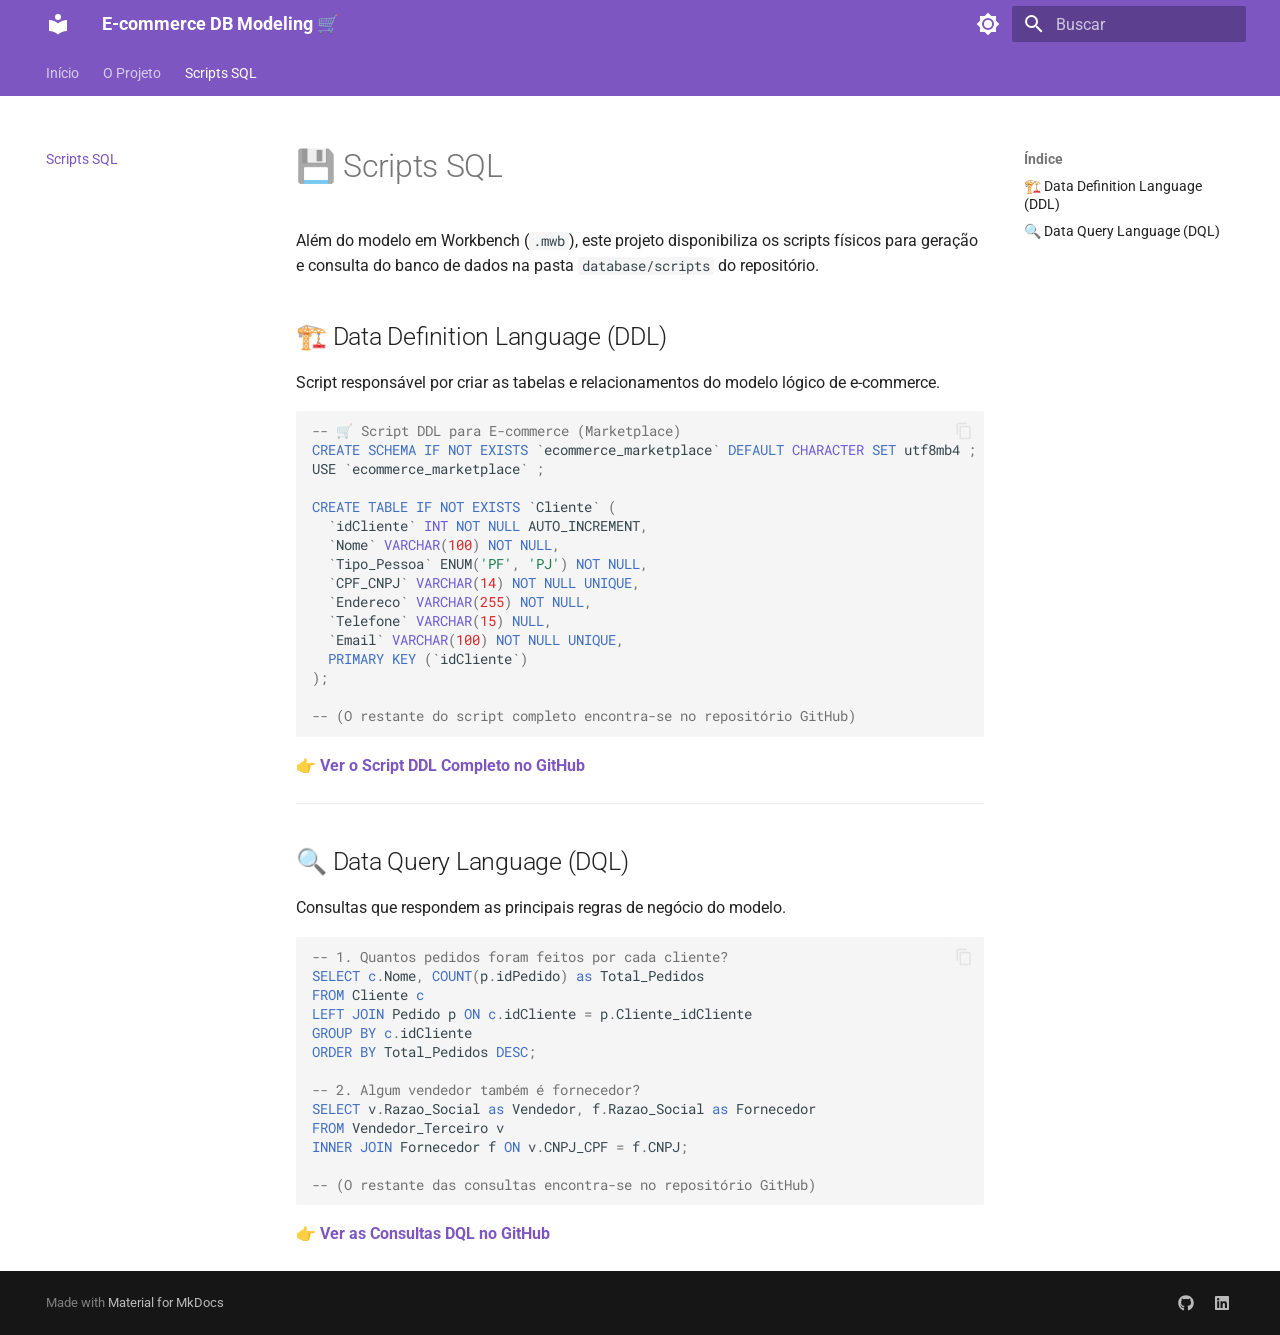
<file: scripts/index.html>
<!doctype html>
<html lang="pt" class="no-js">
  <head>
    
      <meta charset="utf-8">
      <meta name="viewport" content="width=device-width,initial-scale=1">
      
        <meta name="description" content="Modelagem de Banco de Dados para plataforma de E-commerce (Marketplace)">
      
      
        <meta name="author" content="Ariel Shlomoh">
      
      
        <link rel="canonical" href="https://nandeslima.github.io/e-commerce-bd/scripts/">
      
      
        <link rel="prev" href="../projeto/">
      
      
      
        
      
      
      <link rel="icon" href="../assets/images/favicon.png">
      <meta name="generator" content="mkdocs-1.6.1, mkdocs-material-9.7.6">
    
    
      
        <title>Scripts SQL - E-commerce DB Modeling 🛒</title>
      
    
    
      <link rel="stylesheet" href="../assets/stylesheets/main.484c7ddc.min.css">
      
        
        <link rel="stylesheet" href="../assets/stylesheets/palette.ab4e12ef.min.css">
      
      


    
    
      
    
    
      
        
        
        <link rel="preconnect" href="https://fonts.gstatic.com" crossorigin>
        <link rel="stylesheet" href="https://fonts.googleapis.com/css?family=Roboto:300,300i,400,400i,700,700i%7CRoboto+Mono:400,400i,700,700i&display=fallback">
        <style>:root{--md-text-font:"Roboto";--md-code-font:"Roboto Mono"}</style>
      
    
    
      <link rel="stylesheet" href="../stylesheets/custom.css">
    
    <script>__md_scope=new URL("..",location),__md_hash=e=>[...e].reduce(((e,_)=>(e<<5)-e+_.charCodeAt(0)),0),__md_get=(e,_=localStorage,t=__md_scope)=>JSON.parse(_.getItem(t.pathname+"."+e)),__md_set=(e,_,t=localStorage,a=__md_scope)=>{try{t.setItem(a.pathname+"."+e,JSON.stringify(_))}catch(e){}}</script>
    
      

    
    
  </head>
  
  
    
    
      
    
    
    
    
    <body dir="ltr" data-md-color-scheme="slate" data-md-color-primary="deep-purple" data-md-color-accent="cyan">
  
    
    <input class="md-toggle" data-md-toggle="drawer" type="checkbox" id="__drawer" autocomplete="off">
    <input class="md-toggle" data-md-toggle="search" type="checkbox" id="__search" autocomplete="off">
    <label class="md-overlay" for="__drawer"></label>
    <div data-md-component="skip">
      
        
        <a href="#scripts-sql" class="md-skip">
          Pular para conteúdo
        </a>
      
    </div>
    <div data-md-component="announce">
      
    </div>
    
    
      

<header class="md-header" data-md-component="header">
  <nav class="md-header__inner md-grid" aria-label="Cabeçalho">
    <a href=".." title="E-commerce DB Modeling 🛒" class="md-header__button md-logo" aria-label="E-commerce DB Modeling 🛒" data-md-component="logo">
      
  
  <svg xmlns="http://www.w3.org/2000/svg" viewBox="0 0 24 24"><path d="M12 8a3 3 0 0 0 3-3 3 3 0 0 0-3-3 3 3 0 0 0-3 3 3 3 0 0 0 3 3m0 3.54C9.64 9.35 6.5 8 3 8v11c3.5 0 6.64 1.35 9 3.54 2.36-2.19 5.5-3.54 9-3.54V8c-3.5 0-6.64 1.35-9 3.54"/></svg>

    </a>
    <label class="md-header__button md-icon" for="__drawer">
      
      <svg xmlns="http://www.w3.org/2000/svg" viewBox="0 0 24 24"><path d="M3 6h18v2H3zm0 5h18v2H3zm0 5h18v2H3z"/></svg>
    </label>
    <div class="md-header__title" data-md-component="header-title">
      <div class="md-header__ellipsis">
        <div class="md-header__topic">
          <span class="md-ellipsis">
            E-commerce DB Modeling 🛒
          </span>
        </div>
        <div class="md-header__topic" data-md-component="header-topic">
          <span class="md-ellipsis">
            
              Scripts SQL
            
          </span>
        </div>
      </div>
    </div>
    
      
        <form class="md-header__option" data-md-component="palette">
  
    
    
    
    <input class="md-option" data-md-color-media="(prefers-color-scheme: dark)" data-md-color-scheme="slate" data-md-color-primary="deep-purple" data-md-color-accent="cyan"  aria-label="Alternar para modo claro"  type="radio" name="__palette" id="__palette_0">
    
      <label class="md-header__button md-icon" title="Alternar para modo claro" for="__palette_1" hidden>
        <svg xmlns="http://www.w3.org/2000/svg" viewBox="0 0 24 24"><path d="M12 18c-.89 0-1.74-.2-2.5-.55C11.56 16.5 13 14.42 13 12s-1.44-4.5-3.5-5.45C10.26 6.2 11.11 6 12 6a6 6 0 0 1 6 6 6 6 0 0 1-6 6m8-9.31V4h-4.69L12 .69 8.69 4H4v4.69L.69 12 4 15.31V20h4.69L12 23.31 15.31 20H20v-4.69L23.31 12z"/></svg>
      </label>
    
  
    
    
    
    <input class="md-option" data-md-color-media="(prefers-color-scheme: light)" data-md-color-scheme="default" data-md-color-primary="deep-purple" data-md-color-accent="cyan"  aria-label="Alternar para modo escuro"  type="radio" name="__palette" id="__palette_1">
    
      <label class="md-header__button md-icon" title="Alternar para modo escuro" for="__palette_0" hidden>
        <svg xmlns="http://www.w3.org/2000/svg" viewBox="0 0 24 24"><path d="M12 8a4 4 0 0 0-4 4 4 4 0 0 0 4 4 4 4 0 0 0 4-4 4 4 0 0 0-4-4m0 10a6 6 0 0 1-6-6 6 6 0 0 1 6-6 6 6 0 0 1 6 6 6 6 0 0 1-6 6m8-9.31V4h-4.69L12 .69 8.69 4H4v4.69L.69 12 4 15.31V20h4.69L12 23.31 15.31 20H20v-4.69L23.31 12z"/></svg>
      </label>
    
  
</form>
      
    
    
      <script>var palette=__md_get("__palette");if(palette&&palette.color){if("(prefers-color-scheme)"===palette.color.media){var media=matchMedia("(prefers-color-scheme: light)"),input=document.querySelector(media.matches?"[data-md-color-media='(prefers-color-scheme: light)']":"[data-md-color-media='(prefers-color-scheme: dark)']");palette.color.media=input.getAttribute("data-md-color-media"),palette.color.scheme=input.getAttribute("data-md-color-scheme"),palette.color.primary=input.getAttribute("data-md-color-primary"),palette.color.accent=input.getAttribute("data-md-color-accent")}for(var[key,value]of Object.entries(palette.color))document.body.setAttribute("data-md-color-"+key,value)}</script>
    
    
    
      
      
        <label class="md-header__button md-icon" for="__search">
          
          <svg xmlns="http://www.w3.org/2000/svg" viewBox="0 0 24 24"><path d="M9.5 3A6.5 6.5 0 0 1 16 9.5c0 1.61-.59 3.09-1.56 4.23l.27.27h.79l5 5-1.5 1.5-5-5v-.79l-.27-.27A6.52 6.52 0 0 1 9.5 16 6.5 6.5 0 0 1 3 9.5 6.5 6.5 0 0 1 9.5 3m0 2C7 5 5 7 5 9.5S7 14 9.5 14 14 12 14 9.5 12 5 9.5 5"/></svg>
        </label>
        <div class="md-search" data-md-component="search" role="dialog">
  <label class="md-search__overlay" for="__search"></label>
  <div class="md-search__inner" role="search">
    <form class="md-search__form" name="search">
      <input type="text" class="md-search__input" name="query" aria-label="Buscar" placeholder="Buscar" autocapitalize="off" autocorrect="off" autocomplete="off" spellcheck="false" data-md-component="search-query" required>
      <label class="md-search__icon md-icon" for="__search">
        
        <svg xmlns="http://www.w3.org/2000/svg" viewBox="0 0 24 24"><path d="M9.5 3A6.5 6.5 0 0 1 16 9.5c0 1.61-.59 3.09-1.56 4.23l.27.27h.79l5 5-1.5 1.5-5-5v-.79l-.27-.27A6.52 6.52 0 0 1 9.5 16 6.5 6.5 0 0 1 3 9.5 6.5 6.5 0 0 1 9.5 3m0 2C7 5 5 7 5 9.5S7 14 9.5 14 14 12 14 9.5 12 5 9.5 5"/></svg>
        
        <svg xmlns="http://www.w3.org/2000/svg" viewBox="0 0 24 24"><path d="M20 11v2H8l5.5 5.5-1.42 1.42L4.16 12l7.92-7.92L13.5 5.5 8 11z"/></svg>
      </label>
      <nav class="md-search__options" aria-label="Pesquisar">
        
        <button type="reset" class="md-search__icon md-icon" title="Limpar" aria-label="Limpar" tabindex="-1">
          
          <svg xmlns="http://www.w3.org/2000/svg" viewBox="0 0 24 24"><path d="M19 6.41 17.59 5 12 10.59 6.41 5 5 6.41 10.59 12 5 17.59 6.41 19 12 13.41 17.59 19 19 17.59 13.41 12z"/></svg>
        </button>
      </nav>
      
        <div class="md-search__suggest" data-md-component="search-suggest"></div>
      
    </form>
    <div class="md-search__output">
      <div class="md-search__scrollwrap" tabindex="0" data-md-scrollfix>
        <div class="md-search-result" data-md-component="search-result">
          <div class="md-search-result__meta">
            Inicializando busca
          </div>
          <ol class="md-search-result__list" role="presentation"></ol>
        </div>
      </div>
    </div>
  </div>
</div>
      
    
    
  </nav>
  
</header>
    
    <div class="md-container" data-md-component="container">
      
      
        
          
            
<nav class="md-tabs" aria-label="Abas" data-md-component="tabs">
  <div class="md-grid">
    <ul class="md-tabs__list">
      
        
  
  
  
  
    <li class="md-tabs__item">
      <a href=".." class="md-tabs__link">
        
  
  
    
  
  Início

      </a>
    </li>
  

      
        
  
  
  
  
    <li class="md-tabs__item">
      <a href="../projeto/" class="md-tabs__link">
        
  
  
    
  
  O Projeto

      </a>
    </li>
  

      
        
  
  
  
    
  
  
    <li class="md-tabs__item md-tabs__item--active">
      <a href="./" class="md-tabs__link">
        
  
  
    
  
  Scripts SQL

      </a>
    </li>
  

      
    </ul>
  </div>
</nav>
          
        
      
      <main class="md-main" data-md-component="main">
        <div class="md-main__inner md-grid">
          
            
              
              <div class="md-sidebar md-sidebar--primary" data-md-component="sidebar" data-md-type="navigation" >
                <div class="md-sidebar__scrollwrap">
                  <div class="md-sidebar__inner">
                    


  


<nav class="md-nav md-nav--primary md-nav--lifted" aria-label="Navegação" data-md-level="0">
  <label class="md-nav__title" for="__drawer">
    <a href=".." title="E-commerce DB Modeling 🛒" class="md-nav__button md-logo" aria-label="E-commerce DB Modeling 🛒" data-md-component="logo">
      
  
  <svg xmlns="http://www.w3.org/2000/svg" viewBox="0 0 24 24"><path d="M12 8a3 3 0 0 0 3-3 3 3 0 0 0-3-3 3 3 0 0 0-3 3 3 3 0 0 0 3 3m0 3.54C9.64 9.35 6.5 8 3 8v11c3.5 0 6.64 1.35 9 3.54 2.36-2.19 5.5-3.54 9-3.54V8c-3.5 0-6.64 1.35-9 3.54"/></svg>

    </a>
    E-commerce DB Modeling 🛒
  </label>
  
  <ul class="md-nav__list" data-md-scrollfix>
    
      
      
  
  
  
  
    <li class="md-nav__item">
      <a href=".." class="md-nav__link">
        
  
  
  <span class="md-ellipsis">
    
  
    Início
  

    
  </span>
  
  

      </a>
    </li>
  

    
      
      
  
  
  
  
    <li class="md-nav__item">
      <a href="../projeto/" class="md-nav__link">
        
  
  
  <span class="md-ellipsis">
    
  
    O Projeto
  

    
  </span>
  
  

      </a>
    </li>
  

    
      
      
  
  
    
  
  
  
    <li class="md-nav__item md-nav__item--active">
      
      <input class="md-nav__toggle md-toggle" type="checkbox" id="__toc">
      
      
        
      
      
        <label class="md-nav__link md-nav__link--active" for="__toc">
          
  
  
  <span class="md-ellipsis">
    
  
    Scripts SQL
  

    
  </span>
  
  

          <span class="md-nav__icon md-icon"></span>
        </label>
      
      <a href="./" class="md-nav__link md-nav__link--active">
        
  
  
  <span class="md-ellipsis">
    
  
    Scripts SQL
  

    
  </span>
  
  

      </a>
      
        

<nav class="md-nav md-nav--secondary" aria-label="Índice">
  
  
  
    
  
  
    <label class="md-nav__title" for="__toc">
      <span class="md-nav__icon md-icon"></span>
      Índice
    </label>
    <ul class="md-nav__list" data-md-component="toc" data-md-scrollfix>
      
        <li class="md-nav__item">
  <a href="#data-definition-language-ddl" class="md-nav__link">
    <span class="md-ellipsis">
      
        🏗️ Data Definition Language (DDL)
      
    </span>
  </a>
  
</li>
      
        <li class="md-nav__item">
  <a href="#data-query-language-dql" class="md-nav__link">
    <span class="md-ellipsis">
      
        🔍 Data Query Language (DQL)
      
    </span>
  </a>
  
</li>
      
    </ul>
  
</nav>
      
    </li>
  

    
  </ul>
</nav>
                  </div>
                </div>
              </div>
            
            
              
              <div class="md-sidebar md-sidebar--secondary" data-md-component="sidebar" data-md-type="toc" >
                <div class="md-sidebar__scrollwrap">
                  <div class="md-sidebar__inner">
                    

<nav class="md-nav md-nav--secondary" aria-label="Índice">
  
  
  
    
  
  
    <label class="md-nav__title" for="__toc">
      <span class="md-nav__icon md-icon"></span>
      Índice
    </label>
    <ul class="md-nav__list" data-md-component="toc" data-md-scrollfix>
      
        <li class="md-nav__item">
  <a href="#data-definition-language-ddl" class="md-nav__link">
    <span class="md-ellipsis">
      
        🏗️ Data Definition Language (DDL)
      
    </span>
  </a>
  
</li>
      
        <li class="md-nav__item">
  <a href="#data-query-language-dql" class="md-nav__link">
    <span class="md-ellipsis">
      
        🔍 Data Query Language (DQL)
      
    </span>
  </a>
  
</li>
      
    </ul>
  
</nav>
                  </div>
                </div>
              </div>
            
          
          
            <div class="md-content" data-md-component="content">
              
              <article class="md-content__inner md-typeset">
                
                  



<h1 id="scripts-sql">💾 Scripts SQL</h1>
<p>Além do modelo em Workbench (<code>.mwb</code>), este projeto disponibiliza os scripts físicos para geração e consulta do banco de dados na pasta <code>database/scripts</code> do repositório.</p>
<h2 id="data-definition-language-ddl">🏗️ Data Definition Language (DDL)</h2>
<p>Script responsável por criar as tabelas e relacionamentos do modelo lógico de e-commerce.</p>
<div class="highlight"><pre><span></span><code><span class="c1">-- 🛒 Script DDL para E-commerce (Marketplace)</span>
<span class="k">CREATE</span><span class="w"> </span><span class="k">SCHEMA</span><span class="w"> </span><span class="k">IF</span><span class="w"> </span><span class="k">NOT</span><span class="w"> </span><span class="k">EXISTS</span><span class="w"> </span><span class="o">`</span><span class="n">ecommerce_marketplace</span><span class="o">`</span><span class="w"> </span><span class="k">DEFAULT</span><span class="w"> </span><span class="nb">CHARACTER</span><span class="w"> </span><span class="k">SET</span><span class="w"> </span><span class="n">utf8mb4</span><span class="w"> </span><span class="p">;</span>
<span class="n">USE</span><span class="w"> </span><span class="o">`</span><span class="n">ecommerce_marketplace</span><span class="o">`</span><span class="w"> </span><span class="p">;</span>

<span class="k">CREATE</span><span class="w"> </span><span class="k">TABLE</span><span class="w"> </span><span class="k">IF</span><span class="w"> </span><span class="k">NOT</span><span class="w"> </span><span class="k">EXISTS</span><span class="w"> </span><span class="o">`</span><span class="n">Cliente</span><span class="o">`</span><span class="w"> </span><span class="p">(</span>
<span class="w">  </span><span class="o">`</span><span class="n">idCliente</span><span class="o">`</span><span class="w"> </span><span class="nb">INT</span><span class="w"> </span><span class="k">NOT</span><span class="w"> </span><span class="k">NULL</span><span class="w"> </span><span class="n">AUTO_INCREMENT</span><span class="p">,</span>
<span class="w">  </span><span class="o">`</span><span class="n">Nome</span><span class="o">`</span><span class="w"> </span><span class="nb">VARCHAR</span><span class="p">(</span><span class="mi">100</span><span class="p">)</span><span class="w"> </span><span class="k">NOT</span><span class="w"> </span><span class="k">NULL</span><span class="p">,</span>
<span class="w">  </span><span class="o">`</span><span class="n">Tipo_Pessoa</span><span class="o">`</span><span class="w"> </span><span class="n">ENUM</span><span class="p">(</span><span class="s1">&#39;PF&#39;</span><span class="p">,</span><span class="w"> </span><span class="s1">&#39;PJ&#39;</span><span class="p">)</span><span class="w"> </span><span class="k">NOT</span><span class="w"> </span><span class="k">NULL</span><span class="p">,</span>
<span class="w">  </span><span class="o">`</span><span class="n">CPF_CNPJ</span><span class="o">`</span><span class="w"> </span><span class="nb">VARCHAR</span><span class="p">(</span><span class="mi">14</span><span class="p">)</span><span class="w"> </span><span class="k">NOT</span><span class="w"> </span><span class="k">NULL</span><span class="w"> </span><span class="k">UNIQUE</span><span class="p">,</span>
<span class="w">  </span><span class="o">`</span><span class="n">Endereco</span><span class="o">`</span><span class="w"> </span><span class="nb">VARCHAR</span><span class="p">(</span><span class="mi">255</span><span class="p">)</span><span class="w"> </span><span class="k">NOT</span><span class="w"> </span><span class="k">NULL</span><span class="p">,</span>
<span class="w">  </span><span class="o">`</span><span class="n">Telefone</span><span class="o">`</span><span class="w"> </span><span class="nb">VARCHAR</span><span class="p">(</span><span class="mi">15</span><span class="p">)</span><span class="w"> </span><span class="k">NULL</span><span class="p">,</span>
<span class="w">  </span><span class="o">`</span><span class="n">Email</span><span class="o">`</span><span class="w"> </span><span class="nb">VARCHAR</span><span class="p">(</span><span class="mi">100</span><span class="p">)</span><span class="w"> </span><span class="k">NOT</span><span class="w"> </span><span class="k">NULL</span><span class="w"> </span><span class="k">UNIQUE</span><span class="p">,</span>
<span class="w">  </span><span class="k">PRIMARY</span><span class="w"> </span><span class="k">KEY</span><span class="w"> </span><span class="p">(</span><span class="o">`</span><span class="n">idCliente</span><span class="o">`</span><span class="p">)</span>
<span class="p">);</span>

<span class="c1">-- (O restante do script completo encontra-se no repositório GitHub)</span>
</code></pre></div>
<p>👉 <strong><a href="https://github.com/NandesLima/e-commerce-bd/blob/master/database/scripts/schema.sql">Ver o Script DDL Completo no GitHub</a></strong></p>
<hr />
<h2 id="data-query-language-dql">🔍 Data Query Language (DQL)</h2>
<p>Consultas que respondem as principais regras de negócio do modelo.</p>
<div class="highlight"><pre><span></span><code><span class="c1">-- 1. Quantos pedidos foram feitos por cada cliente?</span>
<span class="k">SELECT</span><span class="w"> </span><span class="k">c</span><span class="p">.</span><span class="n">Nome</span><span class="p">,</span><span class="w"> </span><span class="k">COUNT</span><span class="p">(</span><span class="n">p</span><span class="p">.</span><span class="n">idPedido</span><span class="p">)</span><span class="w"> </span><span class="k">as</span><span class="w"> </span><span class="n">Total_Pedidos</span>
<span class="k">FROM</span><span class="w"> </span><span class="n">Cliente</span><span class="w"> </span><span class="k">c</span>
<span class="k">LEFT</span><span class="w"> </span><span class="k">JOIN</span><span class="w"> </span><span class="n">Pedido</span><span class="w"> </span><span class="n">p</span><span class="w"> </span><span class="k">ON</span><span class="w"> </span><span class="k">c</span><span class="p">.</span><span class="n">idCliente</span><span class="w"> </span><span class="o">=</span><span class="w"> </span><span class="n">p</span><span class="p">.</span><span class="n">Cliente_idCliente</span>
<span class="k">GROUP</span><span class="w"> </span><span class="k">BY</span><span class="w"> </span><span class="k">c</span><span class="p">.</span><span class="n">idCliente</span>
<span class="k">ORDER</span><span class="w"> </span><span class="k">BY</span><span class="w"> </span><span class="n">Total_Pedidos</span><span class="w"> </span><span class="k">DESC</span><span class="p">;</span>

<span class="c1">-- 2. Algum vendedor também é fornecedor?</span>
<span class="k">SELECT</span><span class="w"> </span><span class="n">v</span><span class="p">.</span><span class="n">Razao_Social</span><span class="w"> </span><span class="k">as</span><span class="w"> </span><span class="n">Vendedor</span><span class="p">,</span><span class="w"> </span><span class="n">f</span><span class="p">.</span><span class="n">Razao_Social</span><span class="w"> </span><span class="k">as</span><span class="w"> </span><span class="n">Fornecedor</span>
<span class="k">FROM</span><span class="w"> </span><span class="n">Vendedor_Terceiro</span><span class="w"> </span><span class="n">v</span>
<span class="k">INNER</span><span class="w"> </span><span class="k">JOIN</span><span class="w"> </span><span class="n">Fornecedor</span><span class="w"> </span><span class="n">f</span><span class="w"> </span><span class="k">ON</span><span class="w"> </span><span class="n">v</span><span class="p">.</span><span class="n">CNPJ_CPF</span><span class="w"> </span><span class="o">=</span><span class="w"> </span><span class="n">f</span><span class="p">.</span><span class="n">CNPJ</span><span class="p">;</span>

<span class="c1">-- (O restante das consultas encontra-se no repositório GitHub)</span>
</code></pre></div>
<p>👉 <strong><a href="https://github.com/NandesLima/e-commerce-bd/blob/master/database/scripts/queries.sql">Ver as Consultas DQL no GitHub</a></strong></p>












                
              </article>
            </div>
          
          
  <script>var tabs=__md_get("__tabs");if(Array.isArray(tabs))e:for(var set of document.querySelectorAll(".tabbed-set")){var labels=set.querySelector(".tabbed-labels");for(var tab of tabs)for(var label of labels.getElementsByTagName("label"))if(label.innerText.trim()===tab){var input=document.getElementById(label.htmlFor);input.checked=!0;continue e}}</script>

<script>var target=document.getElementById(location.hash.slice(1));target&&target.name&&(target.checked=target.name.startsWith("__tabbed_"))</script>
        </div>
        
          <button type="button" class="md-top md-icon" data-md-component="top" hidden>
  
  <svg xmlns="http://www.w3.org/2000/svg" viewBox="0 0 24 24"><path d="M13 20h-2V8l-5.5 5.5-1.42-1.42L12 4.16l7.92 7.92-1.42 1.42L13 8z"/></svg>
  Voltar para o topo
</button>
        
      </main>
      
        <footer class="md-footer">
  
  <div class="md-footer-meta md-typeset">
    <div class="md-footer-meta__inner md-grid">
      <div class="md-copyright">
  
  
    Made with
    <a href="https://squidfunk.github.io/mkdocs-material/" target="_blank" rel="noopener">
      Material for MkDocs
    </a>
  
</div>
      
        
<div class="md-social">
  
    
    
    
    
      
      
    
    <a href="https://github.com/NandesLima" target="_blank" rel="noopener" title="github.com" class="md-social__link">
      <svg xmlns="http://www.w3.org/2000/svg" viewBox="0 0 512 512"><!--! Font Awesome Free 7.1.0 by @fontawesome - https://fontawesome.com License - https://fontawesome.com/license/free (Icons: CC BY 4.0, Fonts: SIL OFL 1.1, Code: MIT License) Copyright 2025 Fonticons, Inc.--><path d="M173.9 397.4c0 2-2.3 3.6-5.2 3.6-3.3.3-5.6-1.3-5.6-3.6 0-2 2.3-3.6 5.2-3.6 3-.3 5.6 1.3 5.6 3.6m-31.1-4.5c-.7 2 1.3 4.3 4.3 4.9 2.6 1 5.6 0 6.2-2s-1.3-4.3-4.3-5.2c-2.6-.7-5.5.3-6.2 2.3m44.2-1.7c-2.9.7-4.9 2.6-4.6 4.9.3 2 2.9 3.3 5.9 2.6 2.9-.7 4.9-2.6 4.6-4.6-.3-1.9-3-3.2-5.9-2.9M252.8 8C114.1 8 8 113.3 8 252c0 110.9 69.8 205.8 169.5 239.2 12.8 2.3 17.3-5.6 17.3-12.1 0-6.2-.3-40.4-.3-61.4 0 0-70 15-84.7-29.8 0 0-11.4-29.1-27.8-36.6 0 0-22.9-15.7 1.6-15.4 0 0 24.9 2 38.6 25.8 21.9 38.6 58.6 27.5 72.9 20.9 2.3-16 8.8-27.1 16-33.7-55.9-6.2-112.3-14.3-112.3-110.5 0-27.5 7.6-41.3 23.6-58.9-2.6-6.5-11.1-33.3 2.6-67.9 20.9-6.5 69 27 69 27 20-5.6 41.5-8.5 62.8-8.5s42.8 2.9 62.8 8.5c0 0 48.1-33.6 69-27 13.7 34.7 5.2 61.4 2.6 67.9 16 17.7 25.8 31.5 25.8 58.9 0 96.5-58.9 104.2-114.8 110.5 9.2 7.9 17 22.9 17 46.4 0 33.7-.3 75.4-.3 83.6 0 6.5 4.6 14.4 17.3 12.1C436.2 457.8 504 362.9 504 252 504 113.3 391.5 8 252.8 8M105.2 352.9c-1.3 1-1 3.3.7 5.2 1.6 1.6 3.9 2.3 5.2 1 1.3-1 1-3.3-.7-5.2-1.6-1.6-3.9-2.3-5.2-1m-10.8-8.1c-.7 1.3.3 2.9 2.3 3.9 1.6 1 3.6.7 4.3-.7.7-1.3-.3-2.9-2.3-3.9-2-.6-3.6-.3-4.3.7m32.4 35.6c-1.6 1.3-1 4.3 1.3 6.2 2.3 2.3 5.2 2.6 6.5 1 1.3-1.3.7-4.3-1.3-6.2-2.2-2.3-5.2-2.6-6.5-1m-11.4-14.7c-1.6 1-1.6 3.6 0 5.9s4.3 3.3 5.6 2.3c1.6-1.3 1.6-3.9 0-6.2-1.4-2.3-4-3.3-5.6-2"/></svg>
    </a>
  
    
    
    
    
      
      
    
    <a href="https://www.linkedin.com/in/ariel-shlomoh/" target="_blank" rel="noopener" title="www.linkedin.com" class="md-social__link">
      <svg xmlns="http://www.w3.org/2000/svg" viewBox="0 0 448 512"><!--! Font Awesome Free 7.1.0 by @fontawesome - https://fontawesome.com License - https://fontawesome.com/license/free (Icons: CC BY 4.0, Fonts: SIL OFL 1.1, Code: MIT License) Copyright 2025 Fonticons, Inc.--><path d="M416 32H31.9C14.3 32 0 46.5 0 64.3v383.4C0 465.5 14.3 480 31.9 480H416c17.6 0 32-14.5 32-32.3V64.3c0-17.8-14.4-32.3-32-32.3M135.4 416H69V202.2h66.5V416zM102.2 96a38.5 38.5 0 1 1 0 77 38.5 38.5 0 1 1 0-77m282.1 320h-66.4V312c0-24.8-.5-56.7-34.5-56.7-34.6 0-39.9 27-39.9 54.9V416h-66.4V202.2h63.7v29.2h.9c8.9-16.8 30.6-34.5 62.9-34.5 67.2 0 79.7 44.3 79.7 101.9z"/></svg>
    </a>
  
</div>
      
    </div>
  </div>
</footer>
      
    </div>
    <div class="md-dialog" data-md-component="dialog">
      <div class="md-dialog__inner md-typeset"></div>
    </div>
    
    
    
      
      
      <script id="__config" type="application/json">{"annotate": null, "base": "..", "features": ["navigation.tabs", "navigation.top", "search.suggest", "search.highlight", "content.code.copy", "content.tabs.link"], "search": "../assets/javascripts/workers/search.2c215733.min.js", "tags": null, "translations": {"clipboard.copied": "Copiado para \u00e1rea de transfer\u00eancia", "clipboard.copy": "Copiar para \u00e1rea de transfer\u00eancia", "search.result.more.one": "mais 1 nesta p\u00e1gina", "search.result.more.other": "# mais nesta p\u00e1gina", "search.result.none": "Nenhum documento encontrado", "search.result.one": "1 documento encontrado", "search.result.other": "# documentos encontrados", "search.result.placeholder": "Digite para iniciar a busca", "search.result.term.missing": "Ausente", "select.version": "Selecione a vers\u00e3o"}, "version": null}</script>
    
    
      <script src="../assets/javascripts/bundle.79ae519e.min.js"></script>
      
    
  </body>
</html>
</file>
<file: stylesheets/custom.css>
:root {
  --bg-color: #050505;
  --text-color: #f0f0f0;
  --accent-primary: #00f2ff;
  --accent-secondary: #7000ff;
  --glass-bg: rgba(255, 255, 255, 0.05);
  --glass-border: rgba(255, 255, 255, 0.1);
  --transition: all 0.4s cubic-bezier(0.4, 0, 0.2, 1);
}

/* MkDocs Material Overrides */
[data-md-color-scheme="slate"] {
  --md-primary-fg-color: var(--accent-primary);
  --md-accent-fg-color: var(--accent-secondary);
  --md-default-bg-color: var(--bg-color);
}

/* Hide tabs and sidebar on landing page */
body:has(.modern-landing) .md-tabs,
body:has(.modern-landing) .md-sidebar {
  display: none !important;
}

/* Ensure the top header (search, name) is visible but clean */
body:has(.modern-landing) .md-header {
  background-color: rgba(5, 5, 5, 0.8) !important;
  backdrop-filter: blur(10px);
  border-bottom: 1px solid var(--glass-border);
}

/* Remove left/right spacing for the main content area */
body:has(.modern-landing) .md-content {
  margin-left: 0 !important;
  margin-right: 0 !important;
}

body:has(.modern-landing) .md-main__inner {
  margin: 0 !important;
  max-width: none !important;
}

/* The Landing Page Container */
.modern-landing {
  background: radial-gradient(circle at 20% 30%, #1a0033 0%, #050505 70%);
  color: var(--text-color);
  overflow-x: hidden;
  padding: 4rem 10% 0 10%;
  margin: -1.5rem;
  line-height: 1.6;
  min-height: 100vh;
}

/* Hero Section */
.modern-landing .hero {
  display: grid;
  grid-template-columns: 0.9fr 1.1fr;
  align-items: center;
  gap: 3rem;
  min-height: 80vh;
  width: 100%;
}

.modern-landing .hero-content {
  text-align: left;
  z-index: 2;
}

.modern-landing .hero-title {
  font-size: clamp(2.8rem, 6vw, 4.2rem);
  font-weight: 900;
  line-height: 1.0;
  margin-bottom: 1.5rem;
  border: none !important;
}

.modern-landing .hero-title span {
  display: block;
  background: linear-gradient(45deg, var(--accent-primary), var(--accent-secondary));
  -webkit-background-clip: text;
  background-clip: text;
  -webkit-text-fill-color: transparent;
}

.modern-landing .hero-subtitle {
  font-size: 1.25rem;
  opacity: 0.8;
  max-width: 500px;
  margin-bottom: 3rem;
}

/* Hero Visual: DB Image */
.modern-landing .hero-visual {
  display: flex;
  justify-content: flex-end;
  align-items: center;
  width: 100%;
}

.modern-landing .hero-img-container {
  width: 100%;
  max-width: 650px;
  aspect-ratio: 1/1;
  border-radius: 40px;
  overflow: hidden;
  border: 1px solid var(--glass-border);
  box-shadow: 0 25px 60px rgba(0, 242, 255, 0.2);
  background: rgba(255, 255, 255, 0.02);
}

.modern-landing .hero-img-container img {
  width: 100%;
  height: 100%;
  object-fit: cover;
  display: block;
}

/* Info Sections */
.modern-landing .info-section {
  padding: 6rem 0;
}

.modern-landing .section-tag {
  color: var(--accent-primary);
  font-weight: 800;
  letter-spacing: 3px;
  font-size: 0.9rem;
  text-transform: uppercase;
  margin-bottom: 3rem;
  display: block;
}

.modern-landing .grid {
  display: grid;
  grid-template-columns: repeat(3, 1fr);
  gap: 2rem;
}

.modern-landing .card {
  background: rgba(255, 255, 255, 0.03);
  border: 1px solid rgba(255, 255, 255, 0.05);
  padding: 2.5rem;
  border-radius: 4px;
  transition: var(--transition);
}

.modern-landing .card h3 {
  font-size: 1.4rem;
  margin-bottom: 1rem;
  color: #fff;
  border: none !important;
}

.modern-landing .card p {
  font-size: 1rem;
  opacity: 0.6;
}

/* Button */
.modern-landing .btn {
  padding: 1rem 2.5rem;
  border-radius: 100px;
  font-weight: 700;
  text-decoration: none !important;
  display: inline-block;
  transition: var(--transition);
}

.modern-landing .btn-primary {
  background: linear-gradient(45deg, var(--accent-primary), var(--accent-secondary)) !important;
  color: #fff !important;
  box-shadow: 0 4px 15px rgba(0, 242, 255, 0.3);
}

.modern-landing .btn-primary:hover {
  transform: translateY(-3px);
  box-shadow: 0 8px 25px rgba(0, 242, 255, 0.4);
}

/* Table styling for internal pages */
.md-typeset table {
  border-radius: 8px;
  overflow: hidden;
  border: 1px solid var(--glass-border);
}

.md-typeset thead {
  background-color: rgba(0, 242, 255, 0.1);
}

/* Responsive */
@media (max-width: 1024px) {
  .modern-landing .hero {
    grid-template-columns: 1fr;
    text-align: center;
    padding-top: 4rem;
  }
  .modern-landing .hero-content {
    display: flex;
    flex-direction: column;
    align-items: center;
  }
  .modern-landing .grid {
    grid-template-columns: 1fr;
  }
}
</file>
<file: assets/stylesheets/main.484c7ddc.min.css>
@charset "UTF-8";html{-webkit-text-size-adjust:none;-moz-text-size-adjust:none;text-size-adjust:none;box-sizing:border-box}*,:after,:before{box-sizing:inherit}@media (prefers-reduced-motion){*,:after,:before{transition:none!important}}body{margin:0}a,button,input,label{-webkit-tap-highlight-color:transparent}a{color:inherit;text-decoration:none}hr{border:0;box-sizing:initial;display:block;height:.05rem;overflow:visible;padding:0}small{font-size:80%}sub,sup{line-height:1em}img{border-style:none}table{border-collapse:initial;border-spacing:0}td,th{font-weight:400;vertical-align:top}button{background:#0000;border:0;font-family:inherit;font-size:inherit;margin:0;padding:0}input{border:0;outline:none}:root{--md-primary-fg-color:#4051b5;--md-primary-fg-color--light:#5d6cc0;--md-primary-fg-color--dark:#303fa1;--md-primary-bg-color:#fff;--md-primary-bg-color--light:#ffffffb3;--md-accent-fg-color:#526cfe;--md-accent-fg-color--transparent:#526cfe1a;--md-accent-bg-color:#fff;--md-accent-bg-color--light:#ffffffb3}[data-md-color-scheme=default]{color-scheme:light}[data-md-color-scheme=default] img[src$="#gh-dark-mode-only"],[data-md-color-scheme=default] img[src$="#only-dark"]{display:none}:root,[data-md-color-scheme=default]{--md-hue:225deg;--md-default-fg-color:#000000de;--md-default-fg-color--light:#0000008a;--md-default-fg-color--lighter:#00000052;--md-default-fg-color--lightest:#00000012;--md-default-bg-color:#fff;--md-default-bg-color--light:#ffffffb3;--md-default-bg-color--lighter:#ffffff4d;--md-default-bg-color--lightest:#ffffff1f;--md-code-fg-color:#36464e;--md-code-bg-color:#f5f5f5;--md-code-bg-color--light:#f5f5f5b3;--md-code-bg-color--lighter:#f5f5f54d;--md-code-hl-color:#4287ff;--md-code-hl-color--light:#4287ff1a;--md-code-hl-number-color:#d52a2a;--md-code-hl-special-color:#db1457;--md-code-hl-function-color:#a846b9;--md-code-hl-constant-color:#6e59d9;--md-code-hl-keyword-color:#3f6ec6;--md-code-hl-string-color:#1c7d4d;--md-code-hl-name-color:var(--md-code-fg-color);--md-code-hl-operator-color:var(--md-default-fg-color--light);--md-code-hl-punctuation-color:var(--md-default-fg-color--light);--md-code-hl-comment-color:var(--md-default-fg-color--light);--md-code-hl-generic-color:var(--md-default-fg-color--light);--md-code-hl-variable-color:var(--md-default-fg-color--light);--md-typeset-color:var(--md-default-fg-color);--md-typeset-a-color:var(--md-primary-fg-color);--md-typeset-del-color:#f5503d26;--md-typeset-ins-color:#0bd57026;--md-typeset-kbd-color:#fafafa;--md-typeset-kbd-accent-color:#fff;--md-typeset-kbd-border-color:#b8b8b8;--md-typeset-mark-color:#ffff0080;--md-typeset-table-color:#0000001f;--md-typeset-table-color--light:rgba(0,0,0,.035);--md-admonition-fg-color:var(--md-default-fg-color);--md-admonition-bg-color:var(--md-default-bg-color);--md-warning-fg-color:#000000de;--md-warning-bg-color:#ff9;--md-footer-fg-color:#fff;--md-footer-fg-color--light:#ffffffb3;--md-footer-fg-color--lighter:#ffffff73;--md-footer-bg-color:#000000de;--md-footer-bg-color--dark:#00000052;--md-shadow-z1:0 0.2rem 0.5rem #0000000d,0 0 0.05rem #0000001a;--md-shadow-z2:0 0.2rem 0.5rem #0000001a,0 0 0.05rem #00000040;--md-shadow-z3:0 0.2rem 0.5rem #0003,0 0 0.05rem #00000059}.md-icon svg{fill:currentcolor;display:block;height:1.2rem;width:1.2rem}body{-webkit-font-smoothing:antialiased;-moz-osx-font-smoothing:grayscale;--md-text-font-family:var(--md-text-font,_),-apple-system,BlinkMacSystemFont,Helvetica,Arial,sans-serif;--md-code-font-family:var(--md-code-font,_),SFMono-Regular,Consolas,Menlo,monospace}aside,body,input{font-feature-settings:"kern","liga";color:var(--md-typeset-color);font-family:var(--md-text-font-family)}code,kbd,pre{font-feature-settings:"kern";font-family:var(--md-code-font-family)}:root{--md-typeset-table-sort-icon:url('data:image/svg+xml;charset=utf-8,<svg xmlns="http://www.w3.org/2000/svg" viewBox="0 0 24 24"><path d="m18 21-4-4h3V7h-3l4-4 4 4h-3v10h3M2 19v-2h10v2M2 13v-2h7v2M2 7V5h4v2z"/></svg>');--md-typeset-table-sort-icon--asc:url('data:image/svg+xml;charset=utf-8,<svg xmlns="http://www.w3.org/2000/svg" viewBox="0 0 24 24"><path d="M19 17h3l-4 4-4-4h3V3h2M2 17h10v2H2M6 5v2H2V5m0 6h7v2H2z"/></svg>');--md-typeset-table-sort-icon--desc:url('data:image/svg+xml;charset=utf-8,<svg xmlns="http://www.w3.org/2000/svg" viewBox="0 0 24 24"><path d="M19 7h3l-4-4-4 4h3v14h2M2 17h10v2H2M6 5v2H2V5m0 6h7v2H2z"/></svg>')}.md-typeset{-webkit-print-color-adjust:exact;color-adjust:exact;font-size:.8rem;line-height:1.6;overflow-wrap:break-word}@media print{.md-typeset{font-size:.68rem}}.md-typeset blockquote,.md-typeset dl,.md-typeset figure,.md-typeset ol,.md-typeset pre,.md-typeset ul{margin-bottom:1em;margin-top:1em}.md-typeset h1{color:var(--md-default-fg-color--light);font-size:2em;line-height:1.3;margin:0 0 1.25em}.md-typeset h1,.md-typeset h2{font-weight:300;letter-spacing:-.01em}.md-typeset h2{font-size:1.5625em;line-height:1.4;margin:1.6em 0 .64em}.md-typeset h3{font-size:1.25em;font-weight:400;letter-spacing:-.01em;line-height:1.5;margin:1.6em 0 .8em}.md-typeset h2+h3{margin-top:.8em}.md-typeset h4{font-weight:700;letter-spacing:-.01em;margin:1em 0}.md-typeset h5,.md-typeset h6{color:var(--md-default-fg-color--light);font-size:.8em;font-weight:700;letter-spacing:-.01em;margin:1.25em 0}.md-typeset h5{text-transform:uppercase}.md-typeset h5 code{text-transform:none}.md-typeset hr{border-bottom:.05rem solid var(--md-default-fg-color--lightest);display:flow-root;margin:1.5em 0}.md-typeset a{color:var(--md-typeset-a-color);word-break:break-word}.md-typeset a,.md-typeset a:before{transition:color 125ms}.md-typeset a:focus,.md-typeset a:hover{color:var(--md-accent-fg-color)}.md-typeset a:focus code,.md-typeset a:hover code{background-color:var(--md-accent-fg-color--transparent);color:var(--md-accent-fg-color)}.md-typeset a code{color:var(--md-typeset-a-color)}.md-typeset a.focus-visible{outline-color:var(--md-accent-fg-color);outline-offset:.2rem}.md-typeset code,.md-typeset kbd,.md-typeset pre{color:var(--md-code-fg-color);direction:ltr;font-variant-ligatures:none;transition:background-color 125ms}@media print{.md-typeset code,.md-typeset kbd,.md-typeset pre{white-space:pre-wrap}}.md-typeset code{background-color:var(--md-code-bg-color);border-radius:.1rem;-webkit-box-decoration-break:clone;box-decoration-break:clone;font-size:.85em;padding:0 .2941176471em;transition:color 125ms,background-color 125ms;word-break:break-word}.md-typeset code:not(.focus-visible){-webkit-tap-highlight-color:transparent;outline:none}.md-typeset pre{display:flow-root;line-height:1.4;position:relative}.md-typeset pre>code{-webkit-box-decoration-break:slice;box-decoration-break:slice;box-shadow:none;display:block;margin:0;outline-color:var(--md-accent-fg-color);overflow:auto;padding:.7720588235em 1.1764705882em;scrollbar-color:var(--md-default-fg-color--lighter) #0000;scrollbar-width:thin;touch-action:auto;word-break:normal}.md-typeset pre>code:hover{scrollbar-color:var(--md-accent-fg-color) #0000}.md-typeset pre>code::-webkit-scrollbar{height:.2rem;width:.2rem}.md-typeset pre>code::-webkit-scrollbar-thumb{background-color:var(--md-default-fg-color--lighter)}.md-typeset pre>code::-webkit-scrollbar-thumb:hover{background-color:var(--md-accent-fg-color)}.md-typeset kbd{background-color:var(--md-typeset-kbd-color);border-radius:.1rem;box-shadow:0 .1rem 0 .05rem var(--md-typeset-kbd-border-color),0 .1rem 0 var(--md-typeset-kbd-border-color),0 -.1rem .2rem var(--md-typeset-kbd-accent-color) inset;color:var(--md-default-fg-color);display:inline-block;font-size:.75em;padding:0 .6666666667em;vertical-align:text-top;word-break:break-word}.md-typeset mark{background-color:var(--md-typeset-mark-color);-webkit-box-decoration-break:clone;box-decoration-break:clone;color:inherit;word-break:break-word}.md-typeset abbr{cursor:help;text-decoration:none}.md-typeset [data-preview],.md-typeset abbr{border-bottom:.05rem dotted var(--md-default-fg-color--light)}.md-typeset small{opacity:.75}[dir=ltr] .md-typeset sub,[dir=ltr] .md-typeset sup{margin-left:.078125em}[dir=rtl] .md-typeset sub,[dir=rtl] .md-typeset sup{margin-right:.078125em}[dir=ltr] .md-typeset blockquote{padding-left:.6rem}[dir=rtl] .md-typeset blockquote{padding-right:.6rem}[dir=ltr] .md-typeset blockquote{border-left:.2rem solid var(--md-default-fg-color--lighter)}[dir=rtl] .md-typeset blockquote{border-right:.2rem solid var(--md-default-fg-color--lighter)}.md-typeset blockquote{color:var(--md-default-fg-color--light);margin-left:0;margin-right:0}.md-typeset ul{list-style-type:disc}.md-typeset ul[type]{list-style-type:revert-layer}[dir=ltr] .md-typeset ol,[dir=ltr] .md-typeset ul{margin-left:.625em}[dir=rtl] .md-typeset ol,[dir=rtl] .md-typeset ul{margin-right:.625em}.md-typeset ol,.md-typeset ul{padding:0}.md-typeset ol:not([hidden]),.md-typeset ul:not([hidden]){display:flow-root}.md-typeset ol ol,.md-typeset ul ol{list-style-type:lower-alpha}.md-typeset ol ol ol,.md-typeset ul ol ol{list-style-type:lower-roman}.md-typeset ol ol ol ol,.md-typeset ul ol ol ol{list-style-type:upper-alpha}.md-typeset ol ol ol ol ol,.md-typeset ul ol ol ol ol{list-style-type:upper-roman}.md-typeset ol[type],.md-typeset ul[type]{list-style-type:revert-layer}[dir=ltr] .md-typeset ol li,[dir=ltr] .md-typeset ul li{margin-left:1.25em}[dir=rtl] .md-typeset ol li,[dir=rtl] .md-typeset ul li{margin-right:1.25em}.md-typeset ol li,.md-typeset ul li{margin-bottom:.5em}.md-typeset ol li blockquote,.md-typeset ol li p,.md-typeset ul li blockquote,.md-typeset ul li p{margin:.5em 0}.md-typeset ol li:last-child,.md-typeset ul li:last-child{margin-bottom:0}[dir=ltr] .md-typeset ol li ol,[dir=ltr] .md-typeset ol li ul,[dir=ltr] .md-typeset ul li ol,[dir=ltr] .md-typeset ul li ul{margin-left:.625em}[dir=rtl] .md-typeset ol li ol,[dir=rtl] .md-typeset ol li ul,[dir=rtl] .md-typeset ul li ol,[dir=rtl] .md-typeset ul li ul{margin-right:.625em}.md-typeset ol li ol,.md-typeset ol li ul,.md-typeset ul li ol,.md-typeset ul li ul{margin-bottom:.5em;margin-top:.5em}[dir=ltr] .md-typeset dd{margin-left:1.875em}[dir=rtl] .md-typeset dd{margin-right:1.875em}.md-typeset dd{margin-bottom:1.5em;margin-top:1em}.md-typeset img,.md-typeset svg,.md-typeset video{height:auto;max-width:100%}.md-typeset img[align=left]{margin:1em 1em 1em 0}.md-typeset img[align=right]{margin:1em 0 1em 1em}.md-typeset img[align]:only-child{margin-top:0}.md-typeset figure{display:flow-root;margin:1em auto;max-width:100%;text-align:center;width:fit-content}.md-typeset figure img{display:block;margin:0 auto}.md-typeset figcaption{font-style:italic;margin:1em auto;max-width:24rem}.md-typeset iframe{max-width:100%}.md-typeset table:not([class]){background-color:var(--md-default-bg-color);border:.05rem solid var(--md-typeset-table-color);border-radius:.1rem;display:inline-block;font-size:.64rem;max-width:100%;overflow:auto;touch-action:auto}@media print{.md-typeset table:not([class]){display:table}}.md-typeset table:not([class])+*{margin-top:1.5em}.md-typeset table:not([class]) td>:first-child,.md-typeset table:not([class]) th>:first-child{margin-top:0}.md-typeset table:not([class]) td>:last-child,.md-typeset table:not([class]) th>:last-child{margin-bottom:0}.md-typeset table:not([class]) td:not([align]),.md-typeset table:not([class]) th:not([align]){text-align:left}[dir=rtl] .md-typeset table:not([class]) td:not([align]),[dir=rtl] .md-typeset table:not([class]) th:not([align]){text-align:right}.md-typeset table:not([class]) th{font-weight:700;min-width:5rem;padding:.9375em 1.25em;vertical-align:top}.md-typeset table:not([class]) td{border-top:.05rem solid var(--md-typeset-table-color);padding:.9375em 1.25em;vertical-align:top}.md-typeset table:not([class]) tbody tr{transition:background-color 125ms}.md-typeset table:not([class]) tbody tr:hover{background-color:var(--md-typeset-table-color--light);box-shadow:0 .05rem 0 var(--md-default-bg-color) inset}.md-typeset table:not([class]) a{word-break:normal}.md-typeset table th[role=columnheader]{cursor:pointer}[dir=ltr] .md-typeset table th[role=columnheader]:after{margin-left:.5em}[dir=rtl] .md-typeset table th[role=columnheader]:after{margin-right:.5em}.md-typeset table th[role=columnheader]:after{content:"";display:inline-block;height:1.2em;-webkit-mask-image:var(--md-typeset-table-sort-icon);mask-image:var(--md-typeset-table-sort-icon);-webkit-mask-repeat:no-repeat;mask-repeat:no-repeat;-webkit-mask-size:contain;mask-size:contain;transition:background-color 125ms;vertical-align:text-bottom;width:1.2em}.md-typeset table th[role=columnheader]:hover:after{background-color:var(--md-default-fg-color--lighter)}.md-typeset table th[role=columnheader][aria-sort=ascending]:after{background-color:var(--md-default-fg-color--light);-webkit-mask-image:var(--md-typeset-table-sort-icon--asc);mask-image:var(--md-typeset-table-sort-icon--asc)}.md-typeset table th[role=columnheader][aria-sort=descending]:after{background-color:var(--md-default-fg-color--light);-webkit-mask-image:var(--md-typeset-table-sort-icon--desc);mask-image:var(--md-typeset-table-sort-icon--desc)}.md-typeset__scrollwrap{margin:1em -.8rem;overflow-x:auto;touch-action:auto}.md-typeset__table{display:inline-block;margin-bottom:.5em;padding:0 .8rem}@media print{.md-typeset__table{display:block}}html .md-typeset__table table{display:table;margin:0;overflow:hidden;width:100%}@media screen and (max-width:44.984375em){.md-content__inner>pre{margin:1em -.8rem}.md-content__inner>pre code{border-radius:0}}.md-typeset .md-author{border-radius:100%;display:block;flex-shrink:0;height:1.6rem;overflow:hidden;position:relative;transition:color 125ms,transform 125ms;width:1.6rem}.md-typeset .md-author img{display:block}.md-typeset .md-author--more{background:var(--md-default-fg-color--lightest);color:var(--md-default-fg-color--lighter);font-size:.6rem;font-weight:700;line-height:1.6rem;text-align:center}.md-typeset .md-author--long{height:2.4rem;width:2.4rem}.md-typeset a.md-author{transform:scale(1)}.md-typeset a.md-author img{border-radius:100%;filter:grayscale(100%) opacity(75%);transition:filter 125ms}.md-typeset a.md-author:focus,.md-typeset a.md-author:hover{transform:scale(1.1);z-index:1}.md-typeset a.md-author:focus img,.md-typeset a.md-author:hover img{filter:grayscale(0)}.md-banner{background-color:var(--md-footer-bg-color);color:var(--md-footer-fg-color);overflow:auto}@media print{.md-banner{display:none}}.md-banner--warning{background-color:var(--md-warning-bg-color);color:var(--md-warning-fg-color)}.md-banner__inner{font-size:.7rem;margin:.6rem auto;padding:0 .8rem}[dir=ltr] .md-banner__button{float:right}[dir=rtl] .md-banner__button{float:left}.md-banner__button{color:inherit;cursor:pointer;transition:opacity .25s}.no-js .md-banner__button{display:none}.md-banner__button:hover{opacity:.7}html{font-size:125%;height:100%;overflow-x:hidden}@media screen and (min-width:100em){html{font-size:137.5%}}@media screen and (min-width:125em){html{font-size:150%}}body{background-color:var(--md-default-bg-color);display:flex;flex-direction:column;font-size:.5rem;min-height:100%;position:relative;width:100%}@media print{body{display:block}}@media screen and (max-width:59.984375em){body[data-md-scrolllock]{position:fixed}}.md-grid{margin-left:auto;margin-right:auto;max-width:61rem}.md-container{display:flex;flex-direction:column;flex-grow:1}@media print{.md-container{display:block}}.md-main{flex-grow:1}.md-main__inner{display:flex;height:100%;margin-top:1.5rem}.md-ellipsis{overflow:hidden;text-overflow:ellipsis}.md-toggle{display:none}.md-option{height:0;opacity:0;position:absolute;width:0}.md-option:checked+label:not([hidden]){display:block}.md-option.focus-visible+label{outline-color:var(--md-accent-fg-color);outline-style:auto}.md-skip{background-color:var(--md-default-fg-color);border-radius:.1rem;color:var(--md-default-bg-color);font-size:.64rem;margin:.5rem;opacity:0;outline-color:var(--md-accent-fg-color);padding:.3rem .5rem;position:fixed;transform:translateY(.4rem);z-index:-1}.md-skip:focus{opacity:1;transform:translateY(0);transition:transform .25s cubic-bezier(.4,0,.2,1),opacity 175ms 75ms;z-index:10}@page{margin:25mm}:root{--md-clipboard-icon:url('data:image/svg+xml;charset=utf-8,<svg xmlns="http://www.w3.org/2000/svg" viewBox="0 0 24 24"><path d="M19 21H8V7h11m0-2H8a2 2 0 0 0-2 2v14a2 2 0 0 0 2 2h11a2 2 0 0 0 2-2V7a2 2 0 0 0-2-2m-3-4H4a2 2 0 0 0-2 2v14h2V3h12z"/></svg>')}.md-clipboard{border-radius:.1rem;color:var(--md-default-fg-color--lightest);cursor:pointer;height:1.5em;outline-color:var(--md-accent-fg-color);outline-offset:.1rem;transition:color .25s;width:1.5em;z-index:1}@media print{.md-clipboard{display:none}}.md-clipboard:not(.focus-visible){-webkit-tap-highlight-color:transparent;outline:none}:hover>.md-clipboard{color:var(--md-default-fg-color--light)}.md-clipboard:focus,.md-clipboard:hover{color:var(--md-accent-fg-color)}.md-clipboard:after{background-color:currentcolor;content:"";display:block;height:1.125em;margin:0 auto;-webkit-mask-image:var(--md-clipboard-icon);mask-image:var(--md-clipboard-icon);-webkit-mask-position:center;mask-position:center;-webkit-mask-repeat:no-repeat;mask-repeat:no-repeat;-webkit-mask-size:contain;mask-size:contain;width:1.125em}.md-clipboard--inline{cursor:pointer}.md-clipboard--inline code{transition:color .25s,background-color .25s}.md-clipboard--inline:focus code,.md-clipboard--inline:hover code{background-color:var(--md-accent-fg-color--transparent);color:var(--md-accent-fg-color)}:root{--md-code-select-icon:url('data:image/svg+xml;charset=utf-8,<svg xmlns="http://www.w3.org/2000/svg" viewBox="0 0 24 24"><path d="M19 19h-4v2h4c1.1 0 2-.9 2-2v-4h-2m0-12h-4v2h4v4h2V5c0-1.1-.9-2-2-2M5 5h4V3H5c-1.1 0-2 .9-2 2v4h2m0 6H3v4c0 1.1.9 2 2 2h4v-2H5zm2-4h2v2H7zm4 0h2v2h-2zm4 0h2v2h-2zM7 7h2v2H7zm4 0h2v2h-2zm4 0h2v2h-2zm-8 8h2v2H7zm4 0h2v2h-2zm4 0h2v2h-2z"/></svg>');--md-code-copy-icon:url('data:image/svg+xml;charset=utf-8,<svg xmlns="http://www.w3.org/2000/svg" viewBox="0 0 24 24"><path d="M19 21H8V7h11m0-2H8a2 2 0 0 0-2 2v14a2 2 0 0 0 2 2h11a2 2 0 0 0 2-2V7a2 2 0 0 0-2-2m-3-4H4a2 2 0 0 0-2 2v14h2V3h12z"/></svg>')}.md-typeset .md-code__content{display:grid}.md-code__nav{background-color:var(--md-code-bg-color--lighter);border-radius:.1rem;display:flex;gap:.2rem;padding:.2rem;position:absolute;right:.25em;top:.25em;transition:background-color .25s;z-index:1}:hover>.md-code__nav{background-color:var(--md-code-bg-color--light)}.md-code__button{color:var(--md-default-fg-color--lightest);cursor:pointer;display:block;height:1.5em;outline-color:var(--md-accent-fg-color);outline-offset:.1rem;transition:color .25s;width:1.5em}:hover>*>.md-code__button{color:var(--md-default-fg-color--light)}.md-code__button.focus-visible,.md-code__button:hover{color:var(--md-accent-fg-color)}.md-code__button--active{color:var(--md-default-fg-color)!important}.md-code__button:after{background-color:currentcolor;content:"";display:block;height:1.125em;margin:0 auto;-webkit-mask-position:center;mask-position:center;-webkit-mask-repeat:no-repeat;mask-repeat:no-repeat;-webkit-mask-size:contain;mask-size:contain;width:1.125em}.md-code__button[data-md-type=select]:after{-webkit-mask-image:var(--md-code-select-icon);mask-image:var(--md-code-select-icon)}.md-code__button[data-md-type=copy]:after{-webkit-mask-image:var(--md-code-copy-icon);mask-image:var(--md-code-copy-icon)}@keyframes consent{0%{opacity:0;transform:translateY(100%)}to{opacity:1;transform:translateY(0)}}@keyframes overlay{0%{opacity:0}to{opacity:1}}.md-consent__overlay{animation:overlay .25s both;-webkit-backdrop-filter:blur(.1rem);backdrop-filter:blur(.1rem);background-color:#0000008a;height:100%;opacity:1;position:fixed;top:0;width:100%;z-index:5}.md-consent__inner{animation:consent .5s cubic-bezier(.1,.7,.1,1) both;background-color:var(--md-default-bg-color);border:0;border-radius:.1rem;bottom:0;box-shadow:0 0 .2rem #0000001a,0 .2rem .4rem #0003;max-height:100%;overflow:auto;padding:0;position:fixed;width:100%;z-index:5}.md-consent__form{padding:.8rem}.md-consent__settings{display:none;margin:1em 0}input:checked+.md-consent__settings{display:block}.md-consent__controls{margin-bottom:.8rem}.md-typeset .md-consent__controls .md-button{display:inline}@media screen and (max-width:44.984375em){.md-typeset .md-consent__controls .md-button{display:block;margin-top:.4rem;text-align:center;width:100%}}.md-consent label{cursor:pointer}.md-content{flex-grow:1;min-width:0}.md-content__inner{margin:0 .8rem 1.2rem;padding-top:.6rem}@media screen and (min-width:76.25em){[dir=ltr] .md-sidebar--primary:not([hidden])~.md-content>.md-content__inner{margin-left:1.2rem}[dir=ltr] .md-sidebar--secondary:not([hidden])~.md-content>.md-content__inner,[dir=rtl] .md-sidebar--primary:not([hidden])~.md-content>.md-content__inner{margin-right:1.2rem}[dir=rtl] .md-sidebar--secondary:not([hidden])~.md-content>.md-content__inner{margin-left:1.2rem}}.md-content__inner:before{content:"";display:block;height:.4rem}.md-content__inner>:last-child{margin-bottom:0}[dir=ltr] .md-content__button{float:right}[dir=rtl] .md-content__button{float:left}[dir=ltr] .md-content__button{margin-left:.4rem}[dir=rtl] .md-content__button{margin-right:.4rem}.md-content__button{margin:.4rem 0;padding:0}@media print{.md-content__button{display:none}}.md-typeset .md-content__button{color:var(--md-default-fg-color--lighter)}.md-content__button svg{display:inline;vertical-align:top}[dir=rtl] .md-content__button svg{transform:scaleX(-1)}[dir=ltr] .md-dialog{right:.8rem}[dir=rtl] .md-dialog{left:.8rem}.md-dialog{background-color:var(--md-default-fg-color);border-radius:.1rem;bottom:.8rem;box-shadow:var(--md-shadow-z3);min-width:11.1rem;opacity:0;padding:.4rem .6rem;pointer-events:none;position:fixed;transform:translateY(100%);transition:transform 0ms .4s,opacity .4s;z-index:4}@media print{.md-dialog{display:none}}.md-dialog--active{opacity:1;pointer-events:auto;transform:translateY(0);transition:transform .4s cubic-bezier(.075,.85,.175,1),opacity .4s}.md-dialog__inner{color:var(--md-default-bg-color);font-size:.7rem}.md-feedback{margin:2em 0 1em;text-align:center}.md-feedback fieldset{border:none;margin:0;padding:0}.md-feedback__title{font-weight:700;margin:1em auto}.md-feedback__inner{position:relative}.md-feedback__list{display:flex;flex-wrap:wrap;place-content:baseline center;position:relative}.md-feedback__list:hover .md-icon:not(:disabled){color:var(--md-default-fg-color--lighter)}:disabled .md-feedback__list{min-height:1.8rem}.md-feedback__icon{color:var(--md-default-fg-color--light);cursor:pointer;flex-shrink:0;margin:0 .1rem;transition:color 125ms}.md-feedback__icon:not(:disabled).md-icon:hover{color:var(--md-accent-fg-color)}.md-feedback__icon:disabled{color:var(--md-default-fg-color--lightest);pointer-events:none}.md-feedback__note{opacity:0;position:relative;transform:translateY(.4rem);transition:transform .4s cubic-bezier(.1,.7,.1,1),opacity .15s}.md-feedback__note>*{margin:0 auto;max-width:16rem}:disabled .md-feedback__note{opacity:1;transform:translateY(0)}@media print{.md-feedback{display:none}}.md-footer{background-color:var(--md-footer-bg-color);color:var(--md-footer-fg-color)}@media print{.md-footer{display:none}}.md-footer__inner{justify-content:space-between;overflow:auto;padding:.2rem}.md-footer__inner:not([hidden]){display:flex}.md-footer__link{align-items:end;display:flex;flex-grow:0.01;margin-bottom:.4rem;margin-top:1rem;max-width:100%;outline-color:var(--md-accent-fg-color);overflow:hidden;transition:opacity .25s}.md-footer__link:focus,.md-footer__link:hover{opacity:.7}[dir=rtl] .md-footer__link svg{transform:scaleX(-1)}@media screen and (max-width:44.984375em){.md-footer__link--prev{flex-shrink:0}.md-footer__link--prev .md-footer__title{display:none}}[dir=ltr] .md-footer__link--next{margin-left:auto}[dir=rtl] .md-footer__link--next{margin-right:auto}.md-footer__link--next{text-align:right}[dir=rtl] .md-footer__link--next{text-align:left}.md-footer__title{flex-grow:1;font-size:.9rem;margin-bottom:.7rem;max-width:calc(100% - 2.4rem);padding:0 1rem;white-space:nowrap}.md-footer__button{margin:.2rem;padding:.4rem}.md-footer__direction{font-size:.64rem;opacity:.7}.md-footer-meta{background-color:var(--md-footer-bg-color--dark)}.md-footer-meta__inner{display:flex;flex-wrap:wrap;justify-content:space-between;padding:.2rem}html .md-footer-meta.md-typeset a{color:var(--md-footer-fg-color--light)}html .md-footer-meta.md-typeset a:focus,html .md-footer-meta.md-typeset a:hover{color:var(--md-footer-fg-color)}.md-copyright{color:var(--md-footer-fg-color--lighter);font-size:.64rem;margin:auto .6rem;padding:.4rem 0;width:100%}@media screen and (min-width:45em){.md-copyright{width:auto}}.md-copyright__highlight{color:var(--md-footer-fg-color--light)}.md-social{display:inline-flex;gap:.2rem;margin:0 .4rem;padding:.2rem 0 .6rem}@media screen and (min-width:45em){.md-social{padding:.6rem 0}}.md-social__link{display:inline-block;height:1.6rem;text-align:center;width:1.6rem}.md-social__link:before{line-height:1.9}.md-social__link svg{fill:currentcolor;max-height:.8rem;vertical-align:-25%}.md-typeset .md-button{border:.1rem solid;border-radius:.1rem;color:var(--md-primary-fg-color);cursor:pointer;display:inline-block;font-weight:700;padding:.625em 2em;transition:color 125ms,background-color 125ms,border-color 125ms}.md-typeset .md-button--primary{background-color:var(--md-primary-fg-color);border-color:var(--md-primary-fg-color);color:var(--md-primary-bg-color)}.md-typeset .md-button:focus,.md-typeset .md-button:hover{background-color:var(--md-accent-fg-color);border-color:var(--md-accent-fg-color);color:var(--md-accent-bg-color)}[dir=ltr] .md-typeset .md-input{border-top-left-radius:.1rem}[dir=ltr] .md-typeset .md-input,[dir=rtl] .md-typeset .md-input{border-top-right-radius:.1rem}[dir=rtl] .md-typeset .md-input{border-top-left-radius:.1rem}.md-typeset .md-input{border-bottom:.1rem solid var(--md-default-fg-color--lighter);box-shadow:var(--md-shadow-z1);font-size:.8rem;height:1.8rem;padding:0 .6rem;transition:border .25s,box-shadow .25s}.md-typeset .md-input:focus,.md-typeset .md-input:hover{border-bottom-color:var(--md-accent-fg-color);box-shadow:var(--md-shadow-z2)}.md-typeset .md-input--stretch{width:100%}.md-header{background-color:var(--md-primary-fg-color);box-shadow:0 0 .2rem #0000,0 .2rem .4rem #0000;color:var(--md-primary-bg-color);display:block;left:0;position:sticky;right:0;top:0;z-index:4}@media print{.md-header{display:none}}.md-header[hidden]{transform:translateY(-100%);transition:transform .25s cubic-bezier(.8,0,.6,1),box-shadow .25s}.md-header--shadow{box-shadow:0 0 .2rem #0000001a,0 .2rem .4rem #0003;transition:transform .25s cubic-bezier(.1,.7,.1,1),box-shadow .25s}.md-header__inner{align-items:center;display:flex;padding:0 .2rem}.md-header__button{color:currentcolor;cursor:pointer;margin:.2rem;outline-color:var(--md-accent-fg-color);padding:.4rem;position:relative;transition:opacity .25s;vertical-align:middle;z-index:1}.md-header__button:hover{opacity:.7}.md-header__button:not([hidden]){display:inline-block}.md-header__button:not(.focus-visible){-webkit-tap-highlight-color:transparent;outline:none}.md-header__button.md-logo{margin:.2rem;padding:.4rem}@media screen and (max-width:76.234375em){.md-header__button.md-logo{display:none}}.md-header__button.md-logo img,.md-header__button.md-logo svg{fill:currentcolor;display:block;height:1.2rem;width:auto}@media screen and (min-width:60em){.md-header__button[for=__search]{display:none}}.no-js .md-header__button[for=__search]{display:none}[dir=rtl] .md-header__button[for=__search] svg{transform:scaleX(-1)}@media screen and (min-width:76.25em){.md-header__button[for=__drawer]{display:none}}.md-header__topic{display:flex;max-width:100%;position:absolute;transition:transform .4s cubic-bezier(.1,.7,.1,1),opacity .15s;white-space:nowrap}.md-header__topic+.md-header__topic{opacity:0;pointer-events:none;transform:translateX(1.25rem);transition:transform .4s cubic-bezier(1,.7,.1,.1),opacity .15s;z-index:-1}[dir=rtl] .md-header__topic+.md-header__topic{transform:translateX(-1.25rem)}.md-header__topic:first-child{font-weight:700}[dir=ltr] .md-header__title{margin-left:1rem;margin-right:.4rem}[dir=rtl] .md-header__title{margin-left:.4rem;margin-right:1rem}.md-header__title{flex-grow:1;font-size:.9rem;height:2.4rem;line-height:2.4rem}.md-header__title--active .md-header__topic{opacity:0;pointer-events:none;transform:translateX(-1.25rem);transition:transform .4s cubic-bezier(1,.7,.1,.1),opacity .15s;z-index:-1}[dir=rtl] .md-header__title--active .md-header__topic{transform:translateX(1.25rem)}.md-header__title--active .md-header__topic+.md-header__topic{opacity:1;pointer-events:auto;transform:translateX(0);transition:transform .4s cubic-bezier(.1,.7,.1,1),opacity .15s;z-index:0}.md-header__title>.md-header__ellipsis{height:100%;position:relative;width:100%}.md-header__option{display:flex;flex-shrink:0;max-width:100%;transition:max-width 0ms .25s,opacity .25s .25s;white-space:nowrap}[data-md-toggle=search]:checked~.md-header .md-header__option{max-width:0;opacity:0;transition:max-width 0ms,opacity 0ms}.md-header__option>input{bottom:0}.md-header__source{display:none}@media screen and (min-width:60em){[dir=ltr] .md-header__source{margin-left:1rem}[dir=rtl] .md-header__source{margin-right:1rem}.md-header__source{display:block;max-width:11.7rem;width:11.7rem}}@media screen and (min-width:76.25em){[dir=ltr] .md-header__source{margin-left:1.4rem}[dir=rtl] .md-header__source{margin-right:1.4rem}}.md-meta{color:var(--md-default-fg-color--light);font-size:.7rem;line-height:1.3}.md-meta__list{display:inline-flex;flex-wrap:wrap;list-style:none;margin:0;padding:0}.md-meta__item:not(:last-child):after{content:"·";margin-left:.2rem;margin-right:.2rem}.md-meta__link{color:var(--md-typeset-a-color)}.md-meta__link:focus,.md-meta__link:hover{color:var(--md-accent-fg-color)}.md-draft{background-color:#ff1744;border-radius:.125em;color:#fff;display:inline-block;font-weight:700;padding-left:.5714285714em;padding-right:.5714285714em}:root{--md-nav-icon--prev:url('data:image/svg+xml;charset=utf-8,<svg xmlns="http://www.w3.org/2000/svg" viewBox="0 0 24 24"><path d="M20 11v2H8l5.5 5.5-1.42 1.42L4.16 12l7.92-7.92L13.5 5.5 8 11z"/></svg>');--md-nav-icon--next:url('data:image/svg+xml;charset=utf-8,<svg xmlns="http://www.w3.org/2000/svg" viewBox="0 0 24 24"><path d="M8.59 16.58 13.17 12 8.59 7.41 10 6l6 6-6 6z"/></svg>');--md-toc-icon:url('data:image/svg+xml;charset=utf-8,<svg xmlns="http://www.w3.org/2000/svg" viewBox="0 0 24 24"><path d="M3 9h14V7H3zm0 4h14v-2H3zm0 4h14v-2H3zm16 0h2v-2h-2zm0-10v2h2V7zm0 6h2v-2h-2z"/></svg>')}.md-nav{font-size:.7rem;line-height:1.3}.md-nav__title{color:var(--md-default-fg-color--light);display:block;font-weight:700;overflow:hidden;padding:0 .6rem;text-overflow:ellipsis}.md-nav__title .md-nav__button{display:none}.md-nav__title .md-nav__button img{height:100%;width:auto}.md-nav__title .md-nav__button.md-logo img,.md-nav__title .md-nav__button.md-logo svg{fill:currentcolor;display:block;height:2.4rem;max-width:100%;object-fit:contain;width:auto}.md-nav__list{list-style:none;margin:0;padding:0}.md-nav__link{align-items:flex-start;display:flex;gap:.4rem;margin-top:.625em;scroll-snap-align:start;transition:color 125ms}.md-nav__link--passed,.md-nav__link--passed code{color:var(--md-default-fg-color--light)}.md-nav__item .md-nav__link--active,.md-nav__item .md-nav__link--active code{color:var(--md-typeset-a-color)}.md-nav__link .md-ellipsis{position:relative}.md-nav__link .md-ellipsis code{word-break:normal}[dir=ltr] .md-nav__link .md-icon:last-child{margin-left:auto}[dir=rtl] .md-nav__link .md-icon:last-child{margin-right:auto}.md-nav__link .md-typeset{font-size:.7rem;line-height:1.3}.md-nav__link svg{fill:currentcolor;flex-shrink:0;height:1.3em;position:relative}.md-nav__link[for]:focus,.md-nav__link[for]:hover,.md-nav__link[href]:focus,.md-nav__link[href]:hover{color:var(--md-accent-fg-color);cursor:pointer}.md-nav__link[for]:focus code,.md-nav__link[for]:hover code,.md-nav__link[href]:focus code,.md-nav__link[href]:hover code{background-color:var(--md-accent-fg-color--transparent);color:var(--md-accent-fg-color)}.md-nav__link.focus-visible{outline-color:var(--md-accent-fg-color);outline-offset:.2rem}.md-nav--primary .md-nav__link[for=__toc]{display:none}.md-nav--primary .md-nav__link[for=__toc] .md-icon:after{background-color:currentcolor;display:block;height:100%;-webkit-mask-image:var(--md-toc-icon);mask-image:var(--md-toc-icon);width:100%}.md-nav--primary .md-nav__link[for=__toc]~.md-nav{display:none}.md-nav__container>.md-nav__link{margin-top:0}.md-nav__container>.md-nav__link:first-child{flex-grow:1;min-width:0}.md-nav__icon{flex-shrink:0}.md-nav__source{display:none}@media screen and (max-width:76.234375em){.md-nav--primary,.md-nav--primary .md-nav{background-color:var(--md-default-bg-color);display:flex;flex-direction:column;height:100%;left:0;position:absolute;right:0;top:0;z-index:1}.md-nav--primary .md-nav__item,.md-nav--primary .md-nav__title{font-size:.8rem;line-height:1.5}.md-nav--primary .md-nav__title{background-color:var(--md-default-fg-color--lightest);color:var(--md-default-fg-color--light);cursor:pointer;height:5.6rem;line-height:2.4rem;padding:3rem .8rem .2rem;position:relative;white-space:nowrap}[dir=ltr] .md-nav--primary .md-nav__title .md-nav__icon{left:.4rem}[dir=rtl] .md-nav--primary .md-nav__title .md-nav__icon{right:.4rem}.md-nav--primary .md-nav__title .md-nav__icon{display:block;height:1.2rem;margin:.2rem;position:absolute;top:.4rem;width:1.2rem}.md-nav--primary .md-nav__title .md-nav__icon:after{background-color:currentcolor;content:"";display:block;height:100%;-webkit-mask-image:var(--md-nav-icon--prev);mask-image:var(--md-nav-icon--prev);-webkit-mask-position:center;mask-position:center;-webkit-mask-repeat:no-repeat;mask-repeat:no-repeat;-webkit-mask-size:contain;mask-size:contain;width:100%}.md-nav--primary .md-nav__title~.md-nav__list{background-color:var(--md-default-bg-color);box-shadow:0 .05rem 0 var(--md-default-fg-color--lightest) inset;overflow-y:auto;scroll-snap-type:y mandatory;touch-action:pan-y}.md-nav--primary .md-nav__title~.md-nav__list>:first-child{border-top:0}.md-nav--primary .md-nav__title[for=__drawer]{background-color:var(--md-primary-fg-color);color:var(--md-primary-bg-color);font-weight:700}.md-nav--primary .md-nav__title .md-logo{display:block;left:.2rem;margin:.2rem;padding:.4rem;position:absolute;right:.2rem;top:.2rem}.md-nav--primary .md-nav__list{flex:1}.md-nav--primary .md-nav__item{border-top:.05rem solid var(--md-default-fg-color--lightest)}.md-nav--primary .md-nav__item--active>.md-nav__link{color:var(--md-typeset-a-color)}.md-nav--primary .md-nav__item--active>.md-nav__link:focus,.md-nav--primary .md-nav__item--active>.md-nav__link:hover{color:var(--md-accent-fg-color)}.md-nav--primary .md-nav__link{margin-top:0;padding:.6rem .8rem}.md-nav--primary .md-nav__link svg{margin-top:.1em}.md-nav--primary .md-nav__link>.md-nav__link{padding:0}[dir=ltr] .md-nav--primary .md-nav__link .md-nav__icon{margin-right:-.2rem}[dir=rtl] .md-nav--primary .md-nav__link .md-nav__icon{margin-left:-.2rem}.md-nav--primary .md-nav__link .md-nav__icon{font-size:1.2rem;height:1.2rem;width:1.2rem}.md-nav--primary .md-nav__link .md-nav__icon:after{background-color:currentcolor;content:"";display:block;height:100%;-webkit-mask-image:var(--md-nav-icon--next);mask-image:var(--md-nav-icon--next);-webkit-mask-position:center;mask-position:center;-webkit-mask-repeat:no-repeat;mask-repeat:no-repeat;-webkit-mask-size:contain;mask-size:contain;width:100%}[dir=rtl] .md-nav--primary .md-nav__icon:after{transform:scale(-1)}.md-nav--primary .md-nav--secondary .md-nav{background-color:initial;position:static}[dir=ltr] .md-nav--primary .md-nav--secondary .md-nav .md-nav__link{padding-left:1.4rem}[dir=rtl] .md-nav--primary .md-nav--secondary .md-nav .md-nav__link{padding-right:1.4rem}[dir=ltr] .md-nav--primary .md-nav--secondary .md-nav .md-nav .md-nav__link{padding-left:2rem}[dir=rtl] .md-nav--primary .md-nav--secondary .md-nav .md-nav .md-nav__link{padding-right:2rem}[dir=ltr] .md-nav--primary .md-nav--secondary .md-nav .md-nav .md-nav .md-nav__link{padding-left:2.6rem}[dir=rtl] .md-nav--primary .md-nav--secondary .md-nav .md-nav .md-nav .md-nav__link{padding-right:2.6rem}[dir=ltr] .md-nav--primary .md-nav--secondary .md-nav .md-nav .md-nav .md-nav .md-nav__link{padding-left:3.2rem}[dir=rtl] .md-nav--primary .md-nav--secondary .md-nav .md-nav .md-nav .md-nav .md-nav__link{padding-right:3.2rem}.md-nav--secondary{background-color:initial}.md-nav__toggle~.md-nav{display:flex;opacity:0;transform:translateX(100%);transition:transform .25s cubic-bezier(.8,0,.6,1),opacity 125ms 50ms}[dir=rtl] .md-nav__toggle~.md-nav{transform:translateX(-100%)}.md-nav__toggle:checked~.md-nav{opacity:1;transform:translateX(0);transition:transform .25s cubic-bezier(.4,0,.2,1),opacity 125ms 125ms}.md-nav__toggle:checked~.md-nav>.md-nav__list{backface-visibility:hidden}}@media screen and (max-width:59.984375em){.md-nav--primary .md-nav__link[for=__toc]{display:flex}.md-nav--primary .md-nav__link[for=__toc] .md-icon:after{content:""}.md-nav--primary .md-nav__link[for=__toc]+.md-nav__link{display:none}.md-nav--primary .md-nav__link[for=__toc]~.md-nav{display:flex}.md-nav__source{background-color:var(--md-primary-fg-color--dark);color:var(--md-primary-bg-color);display:block;padding:0 .2rem}}@media screen and (min-width:60em) and (max-width:76.234375em){.md-nav--integrated .md-nav__link[for=__toc]{display:flex}.md-nav--integrated .md-nav__link[for=__toc] .md-icon:after{content:""}.md-nav--integrated .md-nav__link[for=__toc]+.md-nav__link{display:none}.md-nav--integrated .md-nav__link[for=__toc]~.md-nav{display:flex}}@media screen and (min-width:60em){.md-nav{margin-bottom:-.4rem}.md-nav--secondary .md-nav__title{background:var(--md-default-bg-color);box-shadow:0 0 .4rem .4rem var(--md-default-bg-color);position:sticky;top:0;z-index:1}.md-nav--secondary .md-nav__title[for=__toc]{scroll-snap-align:start}.md-nav--secondary .md-nav__title .md-nav__icon{display:none}[dir=ltr] .md-nav--secondary .md-nav__list{padding-left:.6rem}[dir=rtl] .md-nav--secondary .md-nav__list{padding-right:.6rem}.md-nav--secondary .md-nav__list{padding-bottom:.4rem}[dir=ltr] .md-nav--secondary .md-nav__item>.md-nav__link{margin-right:.4rem}[dir=rtl] .md-nav--secondary .md-nav__item>.md-nav__link{margin-left:.4rem}}@media screen and (min-width:76.25em){.md-nav{margin-bottom:-.4rem;transition:max-height .25s cubic-bezier(.86,0,.07,1)}.md-nav--primary .md-nav__title{background:var(--md-default-bg-color);box-shadow:0 0 .4rem .4rem var(--md-default-bg-color);position:sticky;top:0;z-index:1}.md-nav--primary .md-nav__title[for=__drawer]{scroll-snap-align:start}.md-nav--primary .md-nav__title .md-nav__icon{display:none}[dir=ltr] .md-nav--primary .md-nav__list{padding-left:.6rem}[dir=rtl] .md-nav--primary .md-nav__list{padding-right:.6rem}.md-nav--primary .md-nav__list{padding-bottom:.4rem}[dir=ltr] .md-nav--primary .md-nav__item>.md-nav__link{margin-right:.4rem}[dir=rtl] .md-nav--primary .md-nav__item>.md-nav__link{margin-left:.4rem}.md-nav__toggle~.md-nav{display:grid;grid-template-rows:minmax(.4rem,0fr);opacity:0;transition:grid-template-rows .25s cubic-bezier(.86,0,.07,1),opacity .25s,visibility 0ms .25s;visibility:collapse}.md-nav__toggle~.md-nav>.md-nav__list{overflow:hidden}.md-nav__toggle.md-toggle--indeterminate~.md-nav,.md-nav__toggle:checked~.md-nav{grid-template-rows:minmax(.4rem,1fr);opacity:1;transition:grid-template-rows .25s cubic-bezier(.86,0,.07,1),opacity .15s .1s,visibility 0ms;visibility:visible}.md-nav__toggle.md-toggle--indeterminate~.md-nav{transition:none}.md-nav__item--nested>.md-nav>.md-nav__title{display:none}.md-nav__item--section{display:block;margin:1.25em 0}.md-nav__item--section:last-child{margin-bottom:0}.md-nav__item--section>.md-nav__link{font-weight:700}.md-nav__item--section>.md-nav__link[for]{color:var(--md-default-fg-color--light)}.md-nav__item--section>.md-nav__link:not(.md-nav__container){pointer-events:none}.md-nav__item--section>.md-nav__link .md-icon,.md-nav__item--section>.md-nav__link>[for]{display:none}[dir=ltr] .md-nav__item--section>.md-nav{margin-left:-.6rem}[dir=rtl] .md-nav__item--section>.md-nav{margin-right:-.6rem}.md-nav__item--section>.md-nav{display:block;opacity:1;visibility:visible}.md-nav__item--section>.md-nav>.md-nav__list>.md-nav__item{padding:0}.md-nav__icon{border-radius:100%;height:.9rem;transition:background-color .25s;width:.9rem}.md-nav__icon:hover{background-color:var(--md-accent-fg-color--transparent)}.md-nav__icon:after{background-color:currentcolor;border-radius:100%;content:"";display:inline-block;height:100%;-webkit-mask-image:var(--md-nav-icon--next);mask-image:var(--md-nav-icon--next);-webkit-mask-position:center;mask-position:center;-webkit-mask-repeat:no-repeat;mask-repeat:no-repeat;-webkit-mask-size:contain;mask-size:contain;transition:transform .25s;vertical-align:-.1rem;width:100%}[dir=rtl] .md-nav__icon:after{transform:rotate(180deg)}.md-nav__item--nested .md-nav__toggle:checked~.md-nav__link .md-nav__icon:after,.md-nav__item--nested .md-toggle--indeterminate~.md-nav__link .md-nav__icon:after{transform:rotate(90deg)}.md-nav--lifted>.md-nav__list>.md-nav__item,.md-nav--lifted>.md-nav__title{display:none}.md-nav--lifted>.md-nav__list>.md-nav__item--active{display:block}.md-nav--lifted>.md-nav__list>.md-nav__item--active>.md-nav__link{background:var(--md-default-bg-color);box-shadow:0 0 .4rem .4rem var(--md-default-bg-color);margin-top:0;position:sticky;top:0;z-index:1}.md-nav--lifted>.md-nav__list>.md-nav__item--active>.md-nav__link:not(.md-nav__container){pointer-events:none}.md-nav--lifted>.md-nav__list>.md-nav__item--active.md-nav__item--section{margin:0}[dir=ltr] .md-nav--lifted>.md-nav__list>.md-nav__item>.md-nav:not(.md-nav--secondary){margin-left:-.6rem}[dir=rtl] .md-nav--lifted>.md-nav__list>.md-nav__item>.md-nav:not(.md-nav--secondary){margin-right:-.6rem}.md-nav--lifted>.md-nav__list>.md-nav__item>[for]{color:var(--md-default-fg-color--light)}.md-nav--lifted .md-nav[data-md-level="1"]{grid-template-rows:minmax(.4rem,1fr);opacity:1;visibility:visible}[dir=ltr] .md-nav--integrated>.md-nav__list>.md-nav__item--active .md-nav--secondary{border-left:.05rem solid var(--md-primary-fg-color)}[dir=rtl] .md-nav--integrated>.md-nav__list>.md-nav__item--active .md-nav--secondary{border-right:.05rem solid var(--md-primary-fg-color)}.md-nav--integrated>.md-nav__list>.md-nav__item--active .md-nav--secondary{display:block;margin-bottom:1.25em;opacity:1;visibility:visible}.md-nav--integrated>.md-nav__list>.md-nav__item--active .md-nav--secondary>.md-nav__list{overflow:visible;padding-bottom:0}.md-nav--integrated>.md-nav__list>.md-nav__item--active .md-nav--secondary>.md-nav__title{display:none}}.md-pagination{font-size:.8rem;font-weight:700;gap:.4rem}.md-pagination,.md-pagination>*{align-items:center;display:flex;justify-content:center}.md-pagination>*{border-radius:.2rem;height:1.8rem;min-width:1.8rem;text-align:center}.md-pagination__current{background-color:var(--md-default-fg-color--lightest);color:var(--md-default-fg-color--light)}.md-pagination__link{transition:color 125ms,background-color 125ms}.md-pagination__link:focus,.md-pagination__link:hover{background-color:var(--md-accent-fg-color--transparent);color:var(--md-accent-fg-color)}.md-pagination__link:focus svg,.md-pagination__link:hover svg{color:var(--md-accent-fg-color)}.md-pagination__link.focus-visible{outline-color:var(--md-accent-fg-color);outline-offset:.2rem}.md-pagination__link svg{fill:currentcolor;color:var(--md-default-fg-color--lighter);display:block;max-height:100%;width:1.2rem}:root{--md-path-icon:url('data:image/svg+xml;charset=utf-8,<svg xmlns="http://www.w3.org/2000/svg" viewBox="0 0 24 24"><path d="M8.59 16.58 13.17 12 8.59 7.41 10 6l6 6-6 6z"/></svg>')}.md-path{font-size:.7rem;margin:0 .8rem;overflow:auto;padding-top:1.2rem}.md-path:not([hidden]){display:block}@media screen and (min-width:76.25em){.md-path{margin:0 1.2rem}}.md-path__list{align-items:center;display:flex;gap:.2rem;list-style:none;margin:0;padding:0}.md-path__item:not(:first-child){display:inline-flex;gap:.2rem;white-space:nowrap}.md-path__item:not(:first-child):before{background-color:var(--md-default-fg-color--lighter);content:"";display:inline;height:.8rem;-webkit-mask-image:var(--md-path-icon);mask-image:var(--md-path-icon);width:.8rem}.md-path__link{align-items:center;color:var(--md-default-fg-color--light);display:flex}.md-path__link:focus,.md-path__link:hover{color:var(--md-accent-fg-color)}:root{--md-post-pin-icon:url('data:image/svg+xml;charset=utf-8,<svg xmlns="http://www.w3.org/2000/svg" viewBox="0 0 24 24"><path d="M16 12V4h1V2H7v2h1v8l-2 2v2h5.2v6h1.6v-6H18v-2z"/></svg>')}.md-post__back{border-bottom:.05rem solid var(--md-default-fg-color--lightest);margin-bottom:1.2rem;padding-bottom:1.2rem}@media screen and (max-width:76.234375em){.md-post__back{display:none}}[dir=rtl] .md-post__back svg{transform:scaleX(-1)}.md-post__authors{display:flex;flex-direction:column;gap:.6rem;margin:0 .6rem 1.2rem}.md-post .md-post__meta a{transition:color 125ms}.md-post .md-post__meta a:focus,.md-post .md-post__meta a:hover{color:var(--md-accent-fg-color)}.md-post__title{color:var(--md-default-fg-color--light);font-weight:700}.md-post--excerpt{margin-bottom:3.2rem}.md-post--excerpt .md-post__header{align-items:center;display:flex;gap:.6rem;min-height:1.6rem}.md-post--excerpt .md-post__authors{align-items:center;display:inline-flex;flex-direction:row;gap:.2rem;margin:0;min-height:2.4rem}[dir=ltr] .md-post--excerpt .md-post__meta .md-meta__list{margin-right:.4rem}[dir=rtl] .md-post--excerpt .md-post__meta .md-meta__list{margin-left:.4rem}.md-post--excerpt .md-post__content>:first-child{--md-scroll-margin:6rem;margin-top:0}.md-post>.md-nav--secondary{margin:1em 0}.md-pin{background:var(--md-default-fg-color--lightest);border-radius:1rem;margin-top:-.05rem;padding:.2rem}.md-pin:after{background-color:currentcolor;content:"";display:block;height:.6rem;margin:0 auto;-webkit-mask-image:var(--md-post-pin-icon);mask-image:var(--md-post-pin-icon);-webkit-mask-position:center;mask-position:center;-webkit-mask-repeat:no-repeat;mask-repeat:no-repeat;-webkit-mask-size:contain;mask-size:contain;width:.6rem}.md-profile{align-items:center;display:flex;font-size:.7rem;gap:.6rem;line-height:1.4;width:100%}.md-profile__description{flex-grow:1}.md-content--post{display:flex}@media screen and (max-width:76.234375em){.md-content--post{flex-flow:column-reverse}}.md-content--post>.md-content__inner{flex-grow:1;min-width:0}@media screen and (min-width:76.25em){[dir=ltr] .md-content--post>.md-content__inner{margin-left:1.2rem}[dir=rtl] .md-content--post>.md-content__inner{margin-right:1.2rem}}@media screen and (max-width:76.234375em){.md-sidebar.md-sidebar--post{padding:0;position:static;width:100%}.md-sidebar.md-sidebar--post .md-sidebar__scrollwrap{overflow:visible}.md-sidebar.md-sidebar--post .md-sidebar__inner{padding:0}.md-sidebar.md-sidebar--post .md-post__meta{margin-left:.6rem;margin-right:.6rem}.md-sidebar.md-sidebar--post .md-nav__item{border:none;display:inline}.md-sidebar.md-sidebar--post .md-nav__list{display:inline-flex;flex-wrap:wrap;gap:.6rem;padding-bottom:.6rem;padding-top:.6rem}.md-sidebar.md-sidebar--post .md-nav__link{padding:0}.md-sidebar.md-sidebar--post .md-nav{height:auto;margin-bottom:0;position:static}}:root{--md-progress-value:0;--md-progress-delay:400ms}.md-progress{background:var(--md-primary-bg-color);height:.075rem;opacity:min(clamp(0,var(--md-progress-value),1),clamp(0,100 - var(--md-progress-value),1));position:fixed;top:0;transform:scaleX(calc(var(--md-progress-value)*1%));transform-origin:left;transition:transform .5s cubic-bezier(.19,1,.22,1),opacity .25s var(--md-progress-delay);width:100%;z-index:4}:root{--md-search-result-icon:url('data:image/svg+xml;charset=utf-8,<svg xmlns="http://www.w3.org/2000/svg" viewBox="0 0 24 24"><path d="M14 2H6a2 2 0 0 0-2 2v16a2 2 0 0 0 2 2h7c-.41-.25-.8-.56-1.14-.9-.33-.33-.61-.7-.86-1.1H6V4h7v5h5v1.18c.71.16 1.39.43 2 .82V8zm6.31 16.9c1.33-2.11.69-4.9-1.4-6.22-2.11-1.33-4.91-.68-6.22 1.4-1.34 2.11-.69 4.89 1.4 6.22 1.46.93 3.32.93 4.79.02L22 23.39 23.39 22zm-3.81.1a2.5 2.5 0 0 1-2.5-2.5 2.5 2.5 0 0 1 2.5-2.5 2.5 2.5 0 0 1 2.5 2.5 2.5 2.5 0 0 1-2.5 2.5"/></svg>')}.md-search{position:relative}@media screen and (min-width:60em){.md-search{padding:.2rem 0}}.no-js .md-search{display:none}.md-search__overlay{opacity:0;z-index:1}@media screen and (max-width:59.984375em){[dir=ltr] .md-search__overlay{left:-2.2rem}[dir=rtl] .md-search__overlay{right:-2.2rem}.md-search__overlay{background-color:var(--md-default-bg-color);border-radius:1rem;height:2rem;overflow:hidden;pointer-events:none;position:absolute;top:-1rem;transform-origin:center;transition:transform .3s .1s,opacity .2s .2s;width:2rem}[data-md-toggle=search]:checked~.md-header .md-search__overlay{opacity:1;transition:transform .4s,opacity .1s}}@media screen and (min-width:60em){[dir=ltr] .md-search__overlay{left:0}[dir=rtl] .md-search__overlay{right:0}.md-search__overlay{background-color:#0000008a;cursor:pointer;height:0;position:fixed;top:0;transition:width 0ms .25s,height 0ms .25s,opacity .25s;width:0}[data-md-toggle=search]:checked~.md-header .md-search__overlay{height:200vh;opacity:1;transition:width 0ms,height 0ms,opacity .25s;width:100%}}@media screen and (max-width:29.984375em){[data-md-toggle=search]:checked~.md-header .md-search__overlay{transform:scale(45)}}@media screen and (min-width:30em) and (max-width:44.984375em){[data-md-toggle=search]:checked~.md-header .md-search__overlay{transform:scale(60)}}@media screen and (min-width:45em) and (max-width:59.984375em){[data-md-toggle=search]:checked~.md-header .md-search__overlay{transform:scale(75)}}.md-search__inner{backface-visibility:hidden}@media screen and (max-width:59.984375em){[dir=ltr] .md-search__inner{left:0}[dir=rtl] .md-search__inner{right:0}.md-search__inner{height:0;opacity:0;overflow:hidden;position:fixed;top:0;transform:translateX(5%);transition:width 0ms .3s,height 0ms .3s,transform .15s cubic-bezier(.4,0,.2,1) .15s,opacity .15s .15s;width:0;z-index:2}[dir=rtl] .md-search__inner{transform:translateX(-5%)}[data-md-toggle=search]:checked~.md-header .md-search__inner{height:100%;opacity:1;transform:translateX(0);transition:width 0ms 0ms,height 0ms 0ms,transform .15s cubic-bezier(.1,.7,.1,1) .15s,opacity .15s .15s;width:100%}}@media screen and (min-width:60em){[dir=ltr] .md-search__inner{float:right}[dir=rtl] .md-search__inner{float:left}.md-search__inner{padding:.1rem 0;position:relative;transition:width .25s cubic-bezier(.1,.7,.1,1);width:11.7rem}}@media screen and (min-width:60em) and (max-width:76.234375em){[data-md-toggle=search]:checked~.md-header .md-search__inner{width:23.4rem}}@media screen and (min-width:76.25em){[data-md-toggle=search]:checked~.md-header .md-search__inner{width:34.4rem}}.md-search__form{background-color:var(--md-default-bg-color);box-shadow:0 0 .6rem #0000;height:2.4rem;position:relative;transition:color .25s,background-color .25s;z-index:2}@media screen and (min-width:60em){.md-search__form{background-color:#00000042;border-radius:.1rem;height:1.8rem}.md-search__form:hover{background-color:#ffffff1f}}[data-md-toggle=search]:checked~.md-header .md-search__form{background-color:var(--md-default-bg-color);border-radius:.1rem .1rem 0 0;box-shadow:0 0 .6rem #00000012;color:var(--md-default-fg-color)}[dir=ltr] .md-search__input{padding-left:3.6rem;padding-right:2.2rem}[dir=rtl] .md-search__input{padding-left:2.2rem;padding-right:3.6rem}.md-search__input{background:#0000;font-size:.9rem;height:100%;position:relative;text-overflow:ellipsis;width:100%;z-index:2}.md-search__input::placeholder{transition:color .25s}.md-search__input::placeholder,.md-search__input~.md-search__icon{color:var(--md-default-fg-color--light)}.md-search__input::-ms-clear{display:none}@media screen and (max-width:59.984375em){.md-search__input{font-size:.9rem;height:2.4rem;width:100%}}@media screen and (min-width:60em){[dir=ltr] .md-search__input{padding-left:2.2rem}[dir=rtl] .md-search__input{padding-right:2.2rem}.md-search__input{color:inherit;font-size:.8rem}.md-search__input::placeholder{color:var(--md-primary-bg-color--light)}.md-search__input+.md-search__icon{color:var(--md-primary-bg-color)}[data-md-toggle=search]:checked~.md-header .md-search__input{text-overflow:clip}[data-md-toggle=search]:checked~.md-header .md-search__input+.md-search__icon{color:var(--md-default-fg-color--light)}[data-md-toggle=search]:checked~.md-header .md-search__input::placeholder{color:#0000}}.md-search__icon{cursor:pointer;display:inline-block;height:1.2rem;transition:color .25s,opacity .25s;width:1.2rem}.md-search__icon:hover{opacity:.7}[dir=ltr] .md-search__icon[for=__search]{left:.5rem}[dir=rtl] .md-search__icon[for=__search]{right:.5rem}.md-search__icon[for=__search]{position:absolute;top:.3rem;z-index:2}[dir=rtl] .md-search__icon[for=__search] svg{transform:scaleX(-1)}@media screen and (max-width:59.984375em){[dir=ltr] .md-search__icon[for=__search]{left:.8rem}[dir=rtl] .md-search__icon[for=__search]{right:.8rem}.md-search__icon[for=__search]{top:.6rem}.md-search__icon[for=__search] svg:first-child{display:none}}@media screen and (min-width:60em){.md-search__icon[for=__search]{pointer-events:none}.md-search__icon[for=__search] svg:last-child{display:none}}[dir=ltr] .md-search__options{right:.5rem}[dir=rtl] .md-search__options{left:.5rem}.md-search__options{pointer-events:none;position:absolute;top:.3rem;z-index:2}@media screen and (max-width:59.984375em){[dir=ltr] .md-search__options{right:.8rem}[dir=rtl] .md-search__options{left:.8rem}.md-search__options{top:.6rem}}[dir=ltr] .md-search__options>.md-icon{margin-left:.2rem}[dir=rtl] .md-search__options>.md-icon{margin-right:.2rem}.md-search__options>.md-icon{color:var(--md-default-fg-color--light);opacity:0;transform:scale(.75);transition:transform .15s cubic-bezier(.1,.7,.1,1),opacity .15s}.md-search__options>.md-icon:not(.focus-visible){-webkit-tap-highlight-color:transparent;outline:none}[data-md-toggle=search]:checked~.md-header .md-search__input:valid~.md-search__options>.md-icon{opacity:1;pointer-events:auto;transform:scale(1)}[data-md-toggle=search]:checked~.md-header .md-search__input:valid~.md-search__options>.md-icon:hover{opacity:.7}[dir=ltr] .md-search__suggest{padding-left:3.6rem;padding-right:2.2rem}[dir=rtl] .md-search__suggest{padding-left:2.2rem;padding-right:3.6rem}.md-search__suggest{align-items:center;color:var(--md-default-fg-color--lighter);display:flex;font-size:.9rem;height:100%;opacity:0;position:absolute;top:0;transition:opacity 50ms;white-space:nowrap;width:100%}@media screen and (min-width:60em){[dir=ltr] .md-search__suggest{padding-left:2.2rem}[dir=rtl] .md-search__suggest{padding-right:2.2rem}.md-search__suggest{font-size:.8rem}}[data-md-toggle=search]:checked~.md-header .md-search__suggest{opacity:1;transition:opacity .3s .1s}[dir=ltr] .md-search__output{border-bottom-left-radius:.1rem}[dir=ltr] .md-search__output,[dir=rtl] .md-search__output{border-bottom-right-radius:.1rem}[dir=rtl] .md-search__output{border-bottom-left-radius:.1rem}.md-search__output{overflow:hidden;position:absolute;width:100%;z-index:1}@media screen and (max-width:59.984375em){.md-search__output{bottom:0;top:2.4rem}}@media screen and (min-width:60em){.md-search__output{opacity:0;top:1.9rem;transition:opacity .4s}[data-md-toggle=search]:checked~.md-header .md-search__output{box-shadow:var(--md-shadow-z3);opacity:1}}.md-search__scrollwrap{backface-visibility:hidden;background-color:var(--md-default-bg-color);height:100%;overflow-y:auto;touch-action:pan-y}@media (-webkit-max-device-pixel-ratio:1),(max-resolution:1dppx){.md-search__scrollwrap{transform:translateZ(0)}}@media screen and (min-width:60em) and (max-width:76.234375em){.md-search__scrollwrap{width:23.4rem}}@media screen and (min-width:76.25em){.md-search__scrollwrap{width:34.4rem}}@media screen and (min-width:60em){.md-search__scrollwrap{max-height:0;scrollbar-color:var(--md-default-fg-color--lighter) #0000;scrollbar-width:thin}[data-md-toggle=search]:checked~.md-header .md-search__scrollwrap{max-height:75vh}.md-search__scrollwrap:hover{scrollbar-color:var(--md-accent-fg-color) #0000}.md-search__scrollwrap::-webkit-scrollbar{height:.2rem;width:.2rem}.md-search__scrollwrap::-webkit-scrollbar-thumb{background-color:var(--md-default-fg-color--lighter)}.md-search__scrollwrap::-webkit-scrollbar-thumb:hover{background-color:var(--md-accent-fg-color)}}.md-search-result{color:var(--md-default-fg-color);word-break:break-word}.md-search-result__meta{background-color:var(--md-default-fg-color--lightest);color:var(--md-default-fg-color--light);font-size:.64rem;line-height:1.8rem;padding:0 .8rem;scroll-snap-align:start}@media screen and (min-width:60em){[dir=ltr] .md-search-result__meta{padding-left:2.2rem}[dir=rtl] .md-search-result__meta{padding-right:2.2rem}}.md-search-result__list{list-style:none;margin:0;padding:0;-webkit-user-select:none;user-select:none}.md-search-result__item{box-shadow:0 -.05rem var(--md-default-fg-color--lightest)}.md-search-result__item:first-child{box-shadow:none}.md-search-result__link{display:block;outline:none;scroll-snap-align:start;transition:background-color .25s}.md-search-result__link:focus,.md-search-result__link:hover{background-color:var(--md-accent-fg-color--transparent)}.md-search-result__link:last-child p:last-child{margin-bottom:.6rem}.md-search-result__more>summary{cursor:pointer;display:block;outline:none;position:sticky;scroll-snap-align:start;top:0;z-index:1}.md-search-result__more>summary::marker{display:none}.md-search-result__more>summary::-webkit-details-marker{display:none}.md-search-result__more>summary>div{color:var(--md-typeset-a-color);font-size:.64rem;padding:.75em .8rem;transition:color .25s,background-color .25s}@media screen and (min-width:60em){[dir=ltr] .md-search-result__more>summary>div{padding-left:2.2rem}[dir=rtl] .md-search-result__more>summary>div{padding-right:2.2rem}}.md-search-result__more>summary:focus>div,.md-search-result__more>summary:hover>div{background-color:var(--md-accent-fg-color--transparent);color:var(--md-accent-fg-color)}.md-search-result__more[open]>summary{background-color:var(--md-default-bg-color)}.md-search-result__article{overflow:hidden;padding:0 .8rem;position:relative}@media screen and (min-width:60em){[dir=ltr] .md-search-result__article{padding-left:2.2rem}[dir=rtl] .md-search-result__article{padding-right:2.2rem}}[dir=ltr] .md-search-result__icon{left:0}[dir=rtl] .md-search-result__icon{right:0}.md-search-result__icon{color:var(--md-default-fg-color--light);height:1.2rem;margin:.5rem;position:absolute;width:1.2rem}@media screen and (max-width:59.984375em){.md-search-result__icon{display:none}}.md-search-result__icon:after{background-color:currentcolor;content:"";display:inline-block;height:100%;-webkit-mask-image:var(--md-search-result-icon);mask-image:var(--md-search-result-icon);-webkit-mask-position:center;mask-position:center;-webkit-mask-repeat:no-repeat;mask-repeat:no-repeat;-webkit-mask-size:contain;mask-size:contain;width:100%}[dir=rtl] .md-search-result__icon:after{transform:scaleX(-1)}.md-search-result .md-typeset{color:var(--md-default-fg-color--light);font-size:.64rem;line-height:1.6}.md-search-result .md-typeset h1{color:var(--md-default-fg-color);font-size:.8rem;font-weight:400;line-height:1.4;margin:.55rem 0}.md-search-result .md-typeset h1 mark{text-decoration:none}.md-search-result .md-typeset h2{color:var(--md-default-fg-color);font-size:.64rem;font-weight:700;line-height:1.6;margin:.5em 0}.md-search-result .md-typeset h2 mark{text-decoration:none}.md-search-result__terms{color:var(--md-default-fg-color);display:block;font-size:.64rem;font-style:italic;margin:.5em 0}.md-search-result mark{background-color:initial;color:var(--md-accent-fg-color);text-decoration:underline}.md-select{position:relative;z-index:1}.md-select__inner{background-color:var(--md-default-bg-color);border-radius:.1rem;box-shadow:var(--md-shadow-z2);color:var(--md-default-fg-color);left:50%;margin-top:.2rem;max-height:0;opacity:0;position:absolute;top:calc(100% - .2rem);transform:translate3d(-50%,.3rem,0);transition:transform .25s 375ms,opacity .25s .25s,max-height 0ms .5s}.md-select:focus-within .md-select__inner,.md-select:hover .md-select__inner{max-height:10rem;opacity:1;transform:translate3d(-50%,0,0);transition:transform .25s cubic-bezier(.1,.7,.1,1),opacity .25s,max-height 0ms}.md-select__inner:after{border-bottom:.2rem solid #0000;border-bottom-color:var(--md-default-bg-color);border-left:.2rem solid #0000;border-right:.2rem solid #0000;border-top:0;content:"";height:0;left:50%;margin-left:-.2rem;margin-top:-.2rem;position:absolute;top:0;width:0}.md-select__list{border-radius:.1rem;font-size:.8rem;list-style-type:none;margin:0;max-height:inherit;overflow:auto;padding:0}.md-select__item{line-height:1.8rem}[dir=ltr] .md-select__link{padding-left:.6rem;padding-right:1.2rem}[dir=rtl] .md-select__link{padding-left:1.2rem;padding-right:.6rem}.md-select__link{cursor:pointer;display:block;outline:none;scroll-snap-align:start;transition:background-color .25s,color .25s;width:100%}.md-select__link:focus,.md-select__link:hover{color:var(--md-accent-fg-color)}.md-select__link:focus{background-color:var(--md-default-fg-color--lightest)}.md-sidebar{align-self:flex-start;flex-shrink:0;padding:1.2rem 0;position:sticky;top:2.4rem;width:12.1rem}@media print{.md-sidebar{display:none}}@media screen and (max-width:76.234375em){[dir=ltr] .md-sidebar--primary{left:-12.1rem}[dir=rtl] .md-sidebar--primary{right:-12.1rem}.md-sidebar--primary{background-color:var(--md-default-bg-color);display:block;height:100%;position:fixed;top:0;transform:translateX(0);transition:transform .25s cubic-bezier(.4,0,.2,1),box-shadow .25s;width:12.1rem;z-index:5}[data-md-toggle=drawer]:checked~.md-container .md-sidebar--primary{box-shadow:var(--md-shadow-z3);transform:translateX(12.1rem)}[dir=rtl] [data-md-toggle=drawer]:checked~.md-container .md-sidebar--primary{transform:translateX(-12.1rem)}.md-sidebar--primary .md-sidebar__scrollwrap{bottom:0;left:0;margin:0;overflow:hidden;position:absolute;right:0;scroll-snap-type:none;top:0}}@media screen and (min-width:76.25em){.md-sidebar{height:0}.no-js .md-sidebar{height:auto}.md-header--lifted~.md-container .md-sidebar{top:4.8rem}}.md-sidebar--secondary{display:none;order:2}@media screen and (min-width:60em){.md-sidebar--secondary{height:0}.no-js .md-sidebar--secondary{height:auto}.md-sidebar--secondary:not([hidden]){display:block}.md-sidebar--secondary .md-sidebar__scrollwrap{touch-action:pan-y}}.md-sidebar__scrollwrap{backface-visibility:hidden;margin:0 .2rem;overflow-y:auto;scrollbar-color:var(--md-default-fg-color--lighter) #0000}@media screen and (min-width:60em){.md-sidebar__scrollwrap{scrollbar-gutter:stable;scrollbar-width:thin}}.md-sidebar__scrollwrap::-webkit-scrollbar{height:.2rem;width:.2rem}.md-sidebar__scrollwrap:focus-within,.md-sidebar__scrollwrap:hover{scrollbar-color:var(--md-accent-fg-color) #0000}.md-sidebar__scrollwrap:focus-within::-webkit-scrollbar-thumb,.md-sidebar__scrollwrap:hover::-webkit-scrollbar-thumb{background-color:var(--md-default-fg-color--lighter)}.md-sidebar__scrollwrap:focus-within::-webkit-scrollbar-thumb:hover,.md-sidebar__scrollwrap:hover::-webkit-scrollbar-thumb:hover{background-color:var(--md-accent-fg-color)}@supports selector(::-webkit-scrollbar){.md-sidebar__scrollwrap{scrollbar-gutter:auto}[dir=ltr] .md-sidebar__inner{padding-right:calc(100% - 11.5rem)}[dir=rtl] .md-sidebar__inner{padding-left:calc(100% - 11.5rem)}}@media screen and (max-width:76.234375em){.md-overlay{background-color:#0000008a;height:0;opacity:0;position:fixed;top:0;transition:width 0ms .25s,height 0ms .25s,opacity .25s;width:0;z-index:5}[data-md-toggle=drawer]:checked~.md-overlay{height:100%;opacity:1;transition:width 0ms,height 0ms,opacity .25s;width:100%}}@keyframes facts{0%{height:0}to{height:.65rem}}@keyframes fact{0%{opacity:0;transform:translateY(100%)}50%{opacity:0}to{opacity:1;transform:translateY(0)}}:root{--md-source-forks-icon:url('data:image/svg+xml;charset=utf-8,<svg xmlns="http://www.w3.org/2000/svg" viewBox="0 0 16 16"><path d="M5 5.372v.878c0 .414.336.75.75.75h4.5a.75.75 0 0 0 .75-.75v-.878a2.25 2.25 0 1 1 1.5 0v.878a2.25 2.25 0 0 1-2.25 2.25h-1.5v2.128a2.251 2.251 0 1 1-1.5 0V8.5h-1.5A2.25 2.25 0 0 1 3.5 6.25v-.878a2.25 2.25 0 1 1 1.5 0M5 3.25a.75.75 0 1 0-1.5 0 .75.75 0 0 0 1.5 0m6.75.75a.75.75 0 1 0 0-1.5.75.75 0 0 0 0 1.5m-3 8.75a.75.75 0 1 0-1.5 0 .75.75 0 0 0 1.5 0"/></svg>');--md-source-repositories-icon:url('data:image/svg+xml;charset=utf-8,<svg xmlns="http://www.w3.org/2000/svg" viewBox="0 0 16 16"><path d="M2 2.5A2.5 2.5 0 0 1 4.5 0h8.75a.75.75 0 0 1 .75.75v12.5a.75.75 0 0 1-.75.75h-2.5a.75.75 0 0 1 0-1.5h1.75v-2h-8a1 1 0 0 0-.714 1.7.75.75 0 1 1-1.072 1.05A2.5 2.5 0 0 1 2 11.5Zm10.5-1h-8a1 1 0 0 0-1 1v6.708A2.5 2.5 0 0 1 4.5 9h8ZM5 12.25a.25.25 0 0 1 .25-.25h3.5a.25.25 0 0 1 .25.25v3.25a.25.25 0 0 1-.4.2l-1.45-1.087a.25.25 0 0 0-.3 0L5.4 15.7a.25.25 0 0 1-.4-.2Z"/></svg>');--md-source-stars-icon:url('data:image/svg+xml;charset=utf-8,<svg xmlns="http://www.w3.org/2000/svg" viewBox="0 0 16 16"><path d="M8 .25a.75.75 0 0 1 .673.418l1.882 3.815 4.21.612a.75.75 0 0 1 .416 1.279l-3.046 2.97.719 4.192a.751.751 0 0 1-1.088.791L8 12.347l-3.766 1.98a.75.75 0 0 1-1.088-.79l.72-4.194L.818 6.374a.75.75 0 0 1 .416-1.28l4.21-.611L7.327.668A.75.75 0 0 1 8 .25m0 2.445L6.615 5.5a.75.75 0 0 1-.564.41l-3.097.45 2.24 2.184a.75.75 0 0 1 .216.664l-.528 3.084 2.769-1.456a.75.75 0 0 1 .698 0l2.77 1.456-.53-3.084a.75.75 0 0 1 .216-.664l2.24-2.183-3.096-.45a.75.75 0 0 1-.564-.41z"/></svg>');--md-source-version-icon:url('data:image/svg+xml;charset=utf-8,<svg xmlns="http://www.w3.org/2000/svg" viewBox="0 0 16 16"><path d="M1 7.775V2.75C1 1.784 1.784 1 2.75 1h5.025c.464 0 .91.184 1.238.513l6.25 6.25a1.75 1.75 0 0 1 0 2.474l-5.026 5.026a1.75 1.75 0 0 1-2.474 0l-6.25-6.25A1.75 1.75 0 0 1 1 7.775m1.5 0c0 .066.026.13.073.177l6.25 6.25a.25.25 0 0 0 .354 0l5.025-5.025a.25.25 0 0 0 0-.354l-6.25-6.25a.25.25 0 0 0-.177-.073H2.75a.25.25 0 0 0-.25.25ZM6 5a1 1 0 1 1 0 2 1 1 0 0 1 0-2"/></svg>')}.md-source{backface-visibility:hidden;display:block;font-size:.65rem;line-height:1.2;outline-color:var(--md-accent-fg-color);transition:opacity .25s;white-space:nowrap}.md-source:hover{opacity:.7}.md-source__icon{display:inline-block;height:2.4rem;vertical-align:middle;width:2rem}[dir=ltr] .md-source__icon svg{margin-left:.6rem}[dir=rtl] .md-source__icon svg{margin-right:.6rem}.md-source__icon svg{margin-top:.6rem}[dir=ltr] .md-source__icon+.md-source__repository{padding-left:2rem}[dir=rtl] .md-source__icon+.md-source__repository{padding-right:2rem}[dir=ltr] .md-source__icon+.md-source__repository{margin-left:-2rem}[dir=rtl] .md-source__icon+.md-source__repository{margin-right:-2rem}[dir=ltr] .md-source__repository{margin-left:.6rem}[dir=rtl] .md-source__repository{margin-right:.6rem}.md-source__repository{display:inline-block;max-width:calc(100% - 1.2rem);overflow:hidden;text-overflow:ellipsis;vertical-align:middle}.md-source__facts{display:flex;font-size:.55rem;gap:.4rem;list-style-type:none;margin:.1rem 0 0;opacity:.75;overflow:hidden;padding:0;width:100%}.md-source__repository--active .md-source__facts{animation:facts .25s ease-in}.md-source__fact{overflow:hidden;text-overflow:ellipsis}.md-source__repository--active .md-source__fact{animation:fact .4s ease-out}[dir=ltr] .md-source__fact:before{margin-right:.1rem}[dir=rtl] .md-source__fact:before{margin-left:.1rem}.md-source__fact:before{background-color:currentcolor;content:"";display:inline-block;height:.6rem;-webkit-mask-position:center;mask-position:center;-webkit-mask-repeat:no-repeat;mask-repeat:no-repeat;-webkit-mask-size:contain;mask-size:contain;vertical-align:text-top;width:.6rem}.md-source__fact:nth-child(1n+2){flex-shrink:0}.md-source__fact--version:before{-webkit-mask-image:var(--md-source-version-icon);mask-image:var(--md-source-version-icon)}.md-source__fact--stars:before{-webkit-mask-image:var(--md-source-stars-icon);mask-image:var(--md-source-stars-icon)}.md-source__fact--forks:before{-webkit-mask-image:var(--md-source-forks-icon);mask-image:var(--md-source-forks-icon)}.md-source__fact--repositories:before{-webkit-mask-image:var(--md-source-repositories-icon);mask-image:var(--md-source-repositories-icon)}.md-source-file{margin:1em 0}[dir=ltr] .md-source-file__fact{margin-right:.6rem}[dir=rtl] .md-source-file__fact{margin-left:.6rem}.md-source-file__fact{align-items:center;color:var(--md-default-fg-color--light);display:inline-flex;font-size:.68rem;gap:.3rem}.md-source-file__fact .md-icon{flex-shrink:0;margin-bottom:.05rem}[dir=ltr] .md-source-file__fact .md-author{float:left}[dir=rtl] .md-source-file__fact .md-author{float:right}.md-source-file__fact .md-author{margin-right:.2rem}.md-source-file__fact svg{width:.9rem}:root{--md-status:url('data:image/svg+xml;charset=utf-8,<svg xmlns="http://www.w3.org/2000/svg" viewBox="0 0 24 24"><path d="M11 9h2V7h-2m1 13c-4.41 0-8-3.59-8-8s3.59-8 8-8 8 3.59 8 8-3.59 8-8 8m0-18A10 10 0 0 0 2 12a10 10 0 0 0 10 10 10 10 0 0 0 10-10A10 10 0 0 0 12 2m-1 15h2v-6h-2z"/></svg>');--md-status--new:url('data:image/svg+xml;charset=utf-8,<svg xmlns="http://www.w3.org/2000/svg" viewBox="0 0 24 24"><path d="m23 12-2.44-2.78.34-3.68-3.61-.82-1.89-3.18L12 3 8.6 1.54 6.71 4.72l-3.61.81.34 3.68L1 12l2.44 2.78-.34 3.69 3.61.82 1.89 3.18L12 21l3.4 1.46 1.89-3.18 3.61-.82-.34-3.68zm-10 5h-2v-2h2zm0-4h-2V7h2z"/></svg>');--md-status--deprecated:url('data:image/svg+xml;charset=utf-8,<svg xmlns="http://www.w3.org/2000/svg" viewBox="0 0 24 24"><path d="M9 3v1H4v2h1v13a2 2 0 0 0 2 2h10a2 2 0 0 0 2-2V6h1V4h-5V3zm0 5h2v9H9zm4 0h2v9h-2z"/></svg>');--md-status--encrypted:url('data:image/svg+xml;charset=utf-8,<svg xmlns="http://www.w3.org/2000/svg" viewBox="0 0 24 24"><path d="M12 1 3 5v6c0 5.55 3.84 10.74 9 12 5.16-1.26 9-6.45 9-12V5zm0 6c1.4 0 2.8 1.1 2.8 2.5V11c.6 0 1.2.6 1.2 1.3v3.5c0 .6-.6 1.2-1.3 1.2H9.2c-.6 0-1.2-.6-1.2-1.3v-3.5c0-.6.6-1.2 1.2-1.2V9.5C9.2 8.1 10.6 7 12 7m0 1.2c-.8 0-1.5.5-1.5 1.3V11h3V9.5c0-.8-.7-1.3-1.5-1.3"/></svg>')}.md-status:after{background-color:var(--md-default-fg-color--light);content:"";display:inline-block;height:1.125em;-webkit-mask-image:var(--md-status);mask-image:var(--md-status);-webkit-mask-position:center;mask-position:center;-webkit-mask-repeat:no-repeat;mask-repeat:no-repeat;-webkit-mask-size:contain;mask-size:contain;vertical-align:text-bottom;width:1.125em}.md-status:hover:after{background-color:currentcolor}.md-status--new:after{-webkit-mask-image:var(--md-status--new);mask-image:var(--md-status--new)}.md-status--deprecated:after{-webkit-mask-image:var(--md-status--deprecated);mask-image:var(--md-status--deprecated)}.md-status--encrypted:after{-webkit-mask-image:var(--md-status--encrypted);mask-image:var(--md-status--encrypted)}.md-tabs{background-color:var(--md-primary-fg-color);color:var(--md-primary-bg-color);display:block;line-height:1.3;overflow:auto;width:100%;z-index:3}@media print{.md-tabs{display:none}}@media screen and (max-width:76.234375em){.md-tabs{display:none}}.md-tabs[hidden]{pointer-events:none}[dir=ltr] .md-tabs__list{margin-left:.2rem}[dir=rtl] .md-tabs__list{margin-right:.2rem}.md-tabs__list{contain:content;display:flex;list-style:none;margin:0;overflow:auto;padding:0;scrollbar-width:none;white-space:nowrap}.md-tabs__list::-webkit-scrollbar{display:none}.md-tabs__item{height:2.4rem;padding-left:.6rem;padding-right:.6rem}.md-tabs__item--active .md-tabs__link{color:inherit;opacity:1}.md-tabs__link{backface-visibility:hidden;display:flex;font-size:.7rem;margin-top:.8rem;opacity:.7;outline-color:var(--md-accent-fg-color);outline-offset:.2rem;transition:transform .4s cubic-bezier(.1,.7,.1,1),opacity .25s}.md-tabs__link:focus,.md-tabs__link:hover{color:inherit;opacity:1}[dir=ltr] .md-tabs__link svg{margin-right:.4rem}[dir=rtl] .md-tabs__link svg{margin-left:.4rem}.md-tabs__link svg{fill:currentcolor;height:1.3em}.md-tabs__item:nth-child(2) .md-tabs__link{transition-delay:20ms}.md-tabs__item:nth-child(3) .md-tabs__link{transition-delay:40ms}.md-tabs__item:nth-child(4) .md-tabs__link{transition-delay:60ms}.md-tabs__item:nth-child(5) .md-tabs__link{transition-delay:80ms}.md-tabs__item:nth-child(6) .md-tabs__link{transition-delay:.1s}.md-tabs__item:nth-child(7) .md-tabs__link{transition-delay:.12s}.md-tabs__item:nth-child(8) .md-tabs__link{transition-delay:.14s}.md-tabs__item:nth-child(9) .md-tabs__link{transition-delay:.16s}.md-tabs__item:nth-child(10) .md-tabs__link{transition-delay:.18s}.md-tabs__item:nth-child(11) .md-tabs__link{transition-delay:.2s}.md-tabs__item:nth-child(12) .md-tabs__link{transition-delay:.22s}.md-tabs__item:nth-child(13) .md-tabs__link{transition-delay:.24s}.md-tabs__item:nth-child(14) .md-tabs__link{transition-delay:.26s}.md-tabs__item:nth-child(15) .md-tabs__link{transition-delay:.28s}.md-tabs__item:nth-child(16) .md-tabs__link{transition-delay:.3s}.md-tabs[hidden] .md-tabs__link{opacity:0;transform:translateY(50%);transition:transform 0ms .1s,opacity .1s}:root{--md-tag-icon:url('data:image/svg+xml;charset=utf-8,<svg xmlns="http://www.w3.org/2000/svg" viewBox="0 0 24 24"><path d="m5.41 21 .71-4h-4l.35-2h4l1.06-6h-4l.35-2h4l.71-4h2l-.71 4h6l.71-4h2l-.71 4h4l-.35 2h-4l-1.06 6h4l-.35 2h-4l-.71 4h-2l.71-4h-6l-.71 4zM9.53 9l-1.06 6h6l1.06-6z"/></svg>')}.md-typeset .md-tags:not([hidden]){display:inline-flex;flex-wrap:wrap;gap:.5em;margin-bottom:.75em;margin-top:-.125em}.md-typeset .md-tag{align-items:center;background:var(--md-default-fg-color--lightest);border-radius:2.4rem;display:inline-flex;font-size:.64rem;font-size:min(.8em,.64rem);font-weight:700;gap:.5em;letter-spacing:normal;line-height:1.6;padding:.3125em .78125em}.md-typeset .md-tag[href]{-webkit-tap-highlight-color:transparent;color:inherit;outline:none;transition:color 125ms,background-color 125ms}.md-typeset .md-tag[href]:focus,.md-typeset .md-tag[href]:hover{background-color:var(--md-accent-fg-color);color:var(--md-accent-bg-color)}[id]>.md-typeset .md-tag{vertical-align:text-top}.md-typeset .md-tag-shadow{opacity:.5}.md-typeset .md-tag-icon:before{background-color:var(--md-default-fg-color--lighter);content:"";display:inline-block;height:1.2em;-webkit-mask-image:var(--md-tag-icon);mask-image:var(--md-tag-icon);-webkit-mask-position:center;mask-position:center;-webkit-mask-repeat:no-repeat;mask-repeat:no-repeat;-webkit-mask-size:contain;mask-size:contain;transition:background-color 125ms;vertical-align:text-bottom;width:1.2em}.md-typeset .md-tag-icon[href]:focus:before,.md-typeset .md-tag-icon[href]:hover:before{background-color:var(--md-accent-bg-color)}@keyframes pulse{0%{transform:scale(.95)}75%{transform:scale(1)}to{transform:scale(.95)}}:root{--md-annotation-bg-icon:url('data:image/svg+xml;charset=utf-8,<svg xmlns="http://www.w3.org/2000/svg" viewBox="0 0 24 24"><path d="M12 2A10 10 0 0 0 2 12a10 10 0 0 0 10 10 10 10 0 0 0 10-10A10 10 0 0 0 12 2"/></svg>');--md-annotation-icon:url('data:image/svg+xml;charset=utf-8,<svg xmlns="http://www.w3.org/2000/svg" viewBox="0 0 24 24"><path d="M17 13h-4v4h-2v-4H7v-2h4V7h2v4h4m-5-9A10 10 0 0 0 2 12a10 10 0 0 0 10 10 10 10 0 0 0 10-10A10 10 0 0 0 12 2"/></svg>')}.md-tooltip{backface-visibility:hidden;background-color:var(--md-default-bg-color);border-radius:.1rem;box-shadow:var(--md-shadow-z2);color:var(--md-default-fg-color);font-family:var(--md-text-font-family);left:clamp(var(--md-tooltip-0,0rem) + .8rem,var(--md-tooltip-x),100vw + var(--md-tooltip-0,0rem) + .8rem - var(--md-tooltip-width) - 2 * .8rem);max-width:calc(100vw - 1.6rem);opacity:0;position:absolute;top:var(--md-tooltip-y);transform:translateY(-.4rem);transition:transform 0ms .25s,opacity .25s,z-index .25s;width:var(--md-tooltip-width);z-index:0}.md-tooltip--active{opacity:1;transform:translateY(0);transition:transform .25s cubic-bezier(.1,.7,.1,1),opacity .25s,z-index 0ms;z-index:2}.md-tooltip--inline{font-weight:700;-webkit-user-select:none;user-select:none;width:auto}.md-tooltip--inline:not(.md-tooltip--active){transform:translateY(.2rem) scale(.9)}.md-tooltip--inline .md-tooltip__inner{font-size:.5rem;padding:.2rem .4rem}[hidden]+.md-tooltip--inline{display:none}.focus-visible>.md-tooltip,.md-tooltip:target{outline:var(--md-accent-fg-color) auto}.md-tooltip__inner{font-size:.64rem;padding:.8rem}.md-tooltip__inner.md-typeset>:first-child{margin-top:0}.md-tooltip__inner.md-typeset>:last-child{margin-bottom:0}.md-annotation{font-style:normal;font-weight:400;outline:none;text-align:initial;vertical-align:text-bottom;white-space:normal}[dir=rtl] .md-annotation{direction:rtl}code .md-annotation{font-family:var(--md-code-font-family);font-size:inherit}.md-annotation:not([hidden]){display:inline-block;line-height:1.25}.md-annotation__index{border-radius:.01px;cursor:pointer;display:inline-block;margin-left:.4ch;margin-right:.4ch;outline:none;overflow:hidden;position:relative;-webkit-user-select:none;user-select:none;vertical-align:text-top;z-index:0}.md-annotation .md-annotation__index{transition:z-index .25s}@media screen{.md-annotation__index{width:2.2ch}[data-md-visible]>.md-annotation__index{animation:pulse 2s infinite}.md-annotation__index:before{background:var(--md-default-bg-color);-webkit-mask-image:var(--md-annotation-bg-icon);mask-image:var(--md-annotation-bg-icon)}.md-annotation__index:after,.md-annotation__index:before{content:"";height:2.2ch;-webkit-mask-position:center;mask-position:center;-webkit-mask-repeat:no-repeat;mask-repeat:no-repeat;-webkit-mask-size:contain;mask-size:contain;position:absolute;top:-.1ch;width:2.2ch;z-index:-1}.md-annotation__index:after{background-color:var(--md-default-fg-color--lighter);-webkit-mask-image:var(--md-annotation-icon);mask-image:var(--md-annotation-icon);transform:scale(1.0001);transition:background-color .25s,transform .25s}.md-tooltip--active+.md-annotation__index:after{transform:rotate(45deg)}.md-tooltip--active+.md-annotation__index:after,:hover>.md-annotation__index:after{background-color:var(--md-accent-fg-color)}}.md-tooltip--active+.md-annotation__index{animation-play-state:paused;transition-duration:0ms;z-index:2}.md-annotation__index [data-md-annotation-id]{display:inline-block}@media print{.md-annotation__index [data-md-annotation-id]{background:var(--md-default-fg-color--lighter);border-radius:2ch;color:var(--md-default-bg-color);font-weight:700;padding:0 .6ch;white-space:nowrap}.md-annotation__index [data-md-annotation-id]:after{content:attr(data-md-annotation-id)}}.md-typeset .md-annotation-list{counter-reset:annotation;list-style:none!important}.md-typeset .md-annotation-list li{position:relative}[dir=ltr] .md-typeset .md-annotation-list li:before{left:-2.125em}[dir=rtl] .md-typeset .md-annotation-list li:before{right:-2.125em}.md-typeset .md-annotation-list li:before{background:var(--md-default-fg-color--lighter);border-radius:2ch;color:var(--md-default-bg-color);content:counter(annotation);counter-increment:annotation;font-size:.8875em;font-weight:700;height:2ch;line-height:1.25;min-width:2ch;padding:0 .6ch;position:absolute;text-align:center;top:.25em}:root{--md-tooltip-width:20rem;--md-tooltip-tail:0.3rem}.md-tooltip2{backface-visibility:hidden;color:var(--md-default-fg-color);font-family:var(--md-text-font-family);opacity:0;pointer-events:none;position:absolute;top:calc(var(--md-tooltip-host-y) + var(--md-tooltip-y));transform:translateY(-.4rem);transform-origin:calc(var(--md-tooltip-host-x) + var(--md-tooltip-x)) 0;transition:transform 0ms .25s,opacity .25s,z-index .25s;width:100%;z-index:0}.md-tooltip2:before{border-left:var(--md-tooltip-tail) solid #0000;border-right:var(--md-tooltip-tail) solid #0000;content:"";display:block;left:clamp(1.5 * .8rem,var(--md-tooltip-host-x) + var(--md-tooltip-x) - var(--md-tooltip-tail),100vw - 2 * var(--md-tooltip-tail) - 1.5 * .8rem);position:absolute;z-index:1}.md-tooltip2--top:before{border-top:var(--md-tooltip-tail) solid var(--md-default-bg-color);bottom:calc(var(--md-tooltip-tail)*-1 + .025rem);filter:drop-shadow(0 1px 0 hsla(0,0%,0%,.05))}.md-tooltip2--bottom:before{border-bottom:var(--md-tooltip-tail) solid var(--md-default-bg-color);filter:drop-shadow(0 -1px 0 hsla(0,0%,0%,.05));top:calc(var(--md-tooltip-tail)*-1 + .025rem)}.md-tooltip2--active{opacity:1;transform:translateY(0);transition:transform .4s cubic-bezier(0,1,.5,1),opacity .25s,z-index 0ms;z-index:2}.md-tooltip2__inner{scrollbar-gutter:stable;background-color:var(--md-default-bg-color);border-radius:.1rem;box-shadow:var(--md-shadow-z2);left:clamp(.8rem,var(--md-tooltip-host-x) - .8rem,100vw - var(--md-tooltip-width) - .8rem);max-height:40vh;max-width:calc(100vw - 1.6rem);position:relative;scrollbar-width:thin}.md-tooltip2__inner::-webkit-scrollbar{height:.2rem;width:.2rem}.md-tooltip2__inner::-webkit-scrollbar-thumb{background-color:var(--md-default-fg-color--lighter)}.md-tooltip2__inner::-webkit-scrollbar-thumb:hover{background-color:var(--md-accent-fg-color)}[role=dialog]>.md-tooltip2__inner{font-size:.64rem;overflow:auto;padding:0 .8rem;pointer-events:auto;width:var(--md-tooltip-width)}[role=dialog]>.md-tooltip2__inner:after,[role=dialog]>.md-tooltip2__inner:before{content:"";display:block;height:.8rem;position:sticky;width:100%;z-index:10}[role=dialog]>.md-tooltip2__inner:before{background:linear-gradient(var(--md-default-bg-color),#0000 75%);top:0}[role=dialog]>.md-tooltip2__inner:after{background:linear-gradient(#0000,var(--md-default-bg-color) 75%);bottom:0}[role=tooltip]>.md-tooltip2__inner{font-size:.5rem;font-weight:700;left:clamp(.8rem,var(--md-tooltip-host-x) + var(--md-tooltip-x) - var(--md-tooltip-width)/2,100vw - var(--md-tooltip-width) - .8rem);max-width:min(100vw - 2 * .8rem,400px);padding:.2rem .4rem;-webkit-user-select:none;user-select:none;width:fit-content}.md-tooltip2__inner.md-typeset>:first-child{margin-top:0}.md-tooltip2__inner.md-typeset>:last-child{margin-bottom:0}[dir=ltr] .md-top{margin-left:50%}[dir=rtl] .md-top{margin-right:50%}.md-top{background-color:var(--md-default-bg-color);border-radius:1.6rem;box-shadow:var(--md-shadow-z2);color:var(--md-default-fg-color--light);cursor:pointer;display:block;font-size:.7rem;outline:none;padding:.4rem .8rem;position:fixed;top:3.2rem;transform:translate(-50%);transition:color 125ms,background-color 125ms,transform 125ms cubic-bezier(.4,0,.2,1),opacity 125ms;z-index:2}@media print{.md-top{display:none}}[dir=rtl] .md-top{transform:translate(50%)}.md-top[hidden]{opacity:0;pointer-events:none;transform:translate(-50%,.2rem);transition-duration:0ms}[dir=rtl] .md-top[hidden]{transform:translate(50%,.2rem)}.md-top:focus,.md-top:hover{background-color:var(--md-accent-fg-color);color:var(--md-accent-bg-color)}.md-top svg{display:inline-block;vertical-align:-.5em}@keyframes hoverfix{0%{pointer-events:none}}:root{--md-version-icon:url('data:image/svg+xml;charset=utf-8,<svg xmlns="http://www.w3.org/2000/svg" viewBox="0 0 320 512"><!--! Font Awesome Free 7.1.0 by @fontawesome - https://fontawesome.com License - https://fontawesome.com/license/free (Icons: CC BY 4.0, Fonts: SIL OFL 1.1, Code: MIT License) Copyright 2025 Fonticons, Inc.--><path d="M140.3 376.8c12.6 10.2 31.1 9.5 42.8-2.2l128-128c9.2-9.2 11.9-22.9 6.9-34.9S301.4 192 288.5 192h-256c-12.9 0-24.6 7.8-29.6 19.8s-2.2 25.7 7 34.8l128 128z"/></svg>')}.md-version{flex-shrink:0;font-size:.8rem;height:2.4rem}[dir=ltr] .md-version__current{margin-left:1.4rem;margin-right:.4rem}[dir=rtl] .md-version__current{margin-left:.4rem;margin-right:1.4rem}.md-version__current{color:inherit;cursor:pointer;outline:none;position:relative;top:.05rem}[dir=ltr] .md-version__current:after{margin-left:.4rem}[dir=rtl] .md-version__current:after{margin-right:.4rem}.md-version__current:after{background-color:currentcolor;content:"";display:inline-block;height:.6rem;-webkit-mask-image:var(--md-version-icon);mask-image:var(--md-version-icon);-webkit-mask-position:center;mask-position:center;-webkit-mask-repeat:no-repeat;mask-repeat:no-repeat;-webkit-mask-size:contain;mask-size:contain;width:.4rem}.md-version__alias{margin-left:.3rem;opacity:.7}.md-version__list{background-color:var(--md-default-bg-color);border-radius:.1rem;box-shadow:var(--md-shadow-z2);color:var(--md-default-fg-color);list-style-type:none;margin:.2rem .8rem;max-height:0;opacity:0;overflow:auto;padding:0;position:absolute;scroll-snap-type:y mandatory;top:.15rem;transition:max-height 0ms .5s,opacity .25s .25s;z-index:3}.md-version:focus-within .md-version__list,.md-version:hover .md-version__list{max-height:10rem;opacity:1;transition:max-height 0ms,opacity .25s}@media (hover:none),(pointer:coarse){.md-version:hover .md-version__list{animation:hoverfix .25s forwards}.md-version:focus-within .md-version__list{animation:none}}.md-version__item{line-height:1.8rem}[dir=ltr] .md-version__link{padding-left:.6rem;padding-right:1.2rem}[dir=rtl] .md-version__link{padding-left:1.2rem;padding-right:.6rem}.md-version__link{cursor:pointer;display:block;outline:none;scroll-snap-align:start;transition:color .25s,background-color .25s;white-space:nowrap;width:100%}.md-version__link:focus,.md-version__link:hover{color:var(--md-accent-fg-color)}.md-version__link:focus{background-color:var(--md-default-fg-color--lightest)}:root{--md-admonition-icon--note:url('data:image/svg+xml;charset=utf-8,<svg xmlns="http://www.w3.org/2000/svg" viewBox="0 0 24 24"><path d="M12 2C6.47 2 2 6.47 2 12s4.47 10 10 10 10-4.47 10-10S17.53 2 12 2m3.1 5.07c.14 0 .28.05.4.16l1.27 1.27c.23.22.23.57 0 .78l-1 1-2.05-2.05 1-1c.1-.11.24-.16.38-.16m-1.97 1.74 2.06 2.06-6.06 6.06H7.07v-2.06z"/></svg>');--md-admonition-icon--abstract:url('data:image/svg+xml;charset=utf-8,<svg xmlns="http://www.w3.org/2000/svg" viewBox="0 0 24 24"><path d="M17 9H7V7h10m0 6H7v-2h10m-3 6H7v-2h7M12 3a1 1 0 0 1 1 1 1 1 0 0 1-1 1 1 1 0 0 1-1-1 1 1 0 0 1 1-1m7 0h-4.18C14.4 1.84 13.3 1 12 1s-2.4.84-2.82 2H5a2 2 0 0 0-2 2v14a2 2 0 0 0 2 2h14a2 2 0 0 0 2-2V5a2 2 0 0 0-2-2"/></svg>');--md-admonition-icon--info:url('data:image/svg+xml;charset=utf-8,<svg xmlns="http://www.w3.org/2000/svg" viewBox="0 0 24 24"><path d="M13 9h-2V7h2m0 10h-2v-6h2m-1-9A10 10 0 0 0 2 12a10 10 0 0 0 10 10 10 10 0 0 0 10-10A10 10 0 0 0 12 2"/></svg>');--md-admonition-icon--tip:url('data:image/svg+xml;charset=utf-8,<svg xmlns="http://www.w3.org/2000/svg" viewBox="0 0 24 24"><path d="M17.66 11.2c-.23-.3-.51-.56-.77-.82-.67-.6-1.43-1.03-2.07-1.66C13.33 7.26 13 4.85 13.95 3c-.95.23-1.78.75-2.49 1.32-2.59 2.08-3.61 5.75-2.39 8.9.04.1.08.2.08.33 0 .22-.15.42-.35.5-.23.1-.47.04-.66-.12a.6.6 0 0 1-.14-.17c-1.13-1.43-1.31-3.48-.55-5.12C5.78 10 4.87 12.3 5 14.47c.06.5.12 1 .29 1.5.14.6.41 1.2.71 1.73 1.08 1.73 2.95 2.97 4.96 3.22 2.14.27 4.43-.12 6.07-1.6 1.83-1.66 2.47-4.32 1.53-6.6l-.13-.26c-.21-.46-.77-1.26-.77-1.26m-3.16 6.3c-.28.24-.74.5-1.1.6-1.12.4-2.24-.16-2.9-.82 1.19-.28 1.9-1.16 2.11-2.05.17-.8-.15-1.46-.28-2.23-.12-.74-.1-1.37.17-2.06.19.38.39.76.63 1.06.77 1 1.98 1.44 2.24 2.8.04.14.06.28.06.43.03.82-.33 1.72-.93 2.27"/></svg>');--md-admonition-icon--success:url('data:image/svg+xml;charset=utf-8,<svg xmlns="http://www.w3.org/2000/svg" viewBox="0 0 24 24"><path d="M21 7 9 19l-5.5-5.5 1.41-1.41L9 16.17 19.59 5.59z"/></svg>');--md-admonition-icon--question:url('data:image/svg+xml;charset=utf-8,<svg xmlns="http://www.w3.org/2000/svg" viewBox="0 0 24 24"><path d="m15.07 11.25-.9.92C13.45 12.89 13 13.5 13 15h-2v-.5c0-1.11.45-2.11 1.17-2.83l1.24-1.26c.37-.36.59-.86.59-1.41a2 2 0 0 0-2-2 2 2 0 0 0-2 2H8a4 4 0 0 1 4-4 4 4 0 0 1 4 4 3.2 3.2 0 0 1-.93 2.25M13 19h-2v-2h2M12 2A10 10 0 0 0 2 12a10 10 0 0 0 10 10 10 10 0 0 0 10-10c0-5.53-4.5-10-10-10"/></svg>');--md-admonition-icon--warning:url('data:image/svg+xml;charset=utf-8,<svg xmlns="http://www.w3.org/2000/svg" viewBox="0 0 24 24"><path d="M13 14h-2V9h2m0 9h-2v-2h2M1 21h22L12 2z"/></svg>');--md-admonition-icon--failure:url('data:image/svg+xml;charset=utf-8,<svg xmlns="http://www.w3.org/2000/svg" viewBox="0 0 24 24"><path d="M19 6.41 17.59 5 12 10.59 6.41 5 5 6.41 10.59 12 5 17.59 6.41 19 12 13.41 17.59 19 19 17.59 13.41 12z"/></svg>');--md-admonition-icon--danger:url('data:image/svg+xml;charset=utf-8,<svg xmlns="http://www.w3.org/2000/svg" viewBox="0 0 24 24"><path d="m11.5 20 4.86-9.73H13V4l-5 9.73h3.5zM12 2c2.75 0 5.1 1 7.05 2.95S22 9.25 22 12s-1 5.1-2.95 7.05S14.75 22 12 22s-5.1-1-7.05-2.95S2 14.75 2 12s1-5.1 2.95-7.05S9.25 2 12 2"/></svg>');--md-admonition-icon--bug:url('data:image/svg+xml;charset=utf-8,<svg xmlns="http://www.w3.org/2000/svg" viewBox="0 0 24 24"><path d="M11 13h2v1h-2zm10-8v6c0 5.5-3.8 10.7-9 12-5.2-1.3-9-6.5-9-12V5l9-4zm-4 5h-2.2c-.2-.6-.6-1.1-1.1-1.5l1.2-1.2-.7-.7L12.8 8H12c-.2 0-.5 0-.7.1L9.9 6.6l-.8.8 1.2 1.2c-.5.3-.9.8-1.1 1.4H7v1h2v1H7v1h2v1H7v1h2.2c.4 1.2 1.5 2 2.8 2s2.4-.8 2.8-2H17v-1h-2v-1h2v-1h-2v-1h2zm-6 2h2v-1h-2z"/></svg>');--md-admonition-icon--example:url('data:image/svg+xml;charset=utf-8,<svg xmlns="http://www.w3.org/2000/svg" viewBox="0 0 24 24"><path d="M7 2v2h1v14a4 4 0 0 0 4 4 4 4 0 0 0 4-4V4h1V2zm4 14c-.6 0-1-.4-1-1s.4-1 1-1 1 .4 1 1-.4 1-1 1m2-4c-.6 0-1-.4-1-1s.4-1 1-1 1 .4 1 1-.4 1-1 1m1-5h-4V4h4z"/></svg>');--md-admonition-icon--quote:url('data:image/svg+xml;charset=utf-8,<svg xmlns="http://www.w3.org/2000/svg" viewBox="0 0 24 24"><path d="M14 17h3l2-4V7h-6v6h3M6 17h3l2-4V7H5v6h3z"/></svg>')}.md-typeset .admonition,.md-typeset details{background-color:var(--md-admonition-bg-color);border:.075rem solid #448aff;border-radius:.2rem;box-shadow:var(--md-shadow-z1);color:var(--md-admonition-fg-color);display:flow-root;font-size:.64rem;margin:1.5625em 0;padding:0 .6rem;page-break-inside:avoid;transition:box-shadow 125ms}@media print{.md-typeset .admonition,.md-typeset details{box-shadow:none}}.md-typeset .admonition:focus-within,.md-typeset details:focus-within{box-shadow:0 0 0 .2rem #448aff1a}.md-typeset .admonition>*,.md-typeset details>*{box-sizing:border-box}.md-typeset .admonition .admonition,.md-typeset .admonition details,.md-typeset details .admonition,.md-typeset details details{margin-bottom:1em;margin-top:1em}.md-typeset .admonition .md-typeset__scrollwrap,.md-typeset details .md-typeset__scrollwrap{margin:1em -.6rem}.md-typeset .admonition .md-typeset__table,.md-typeset details .md-typeset__table{padding:0 .6rem}.md-typeset .admonition>.tabbed-set:only-child,.md-typeset details>.tabbed-set:only-child{margin-top:0}html .md-typeset .admonition>:last-child,html .md-typeset details>:last-child{margin-bottom:.6rem}[dir=ltr] .md-typeset .admonition-title,[dir=ltr] .md-typeset summary{padding-left:2rem;padding-right:.6rem}[dir=rtl] .md-typeset .admonition-title,[dir=rtl] .md-typeset summary{padding-left:.6rem;padding-right:2rem}[dir=ltr] .md-typeset .admonition-title,[dir=ltr] .md-typeset summary{border-left-width:.2rem}[dir=rtl] .md-typeset .admonition-title,[dir=rtl] .md-typeset summary{border-right-width:.2rem}[dir=ltr] .md-typeset .admonition-title,[dir=ltr] .md-typeset summary{border-top-left-radius:.1rem}[dir=ltr] .md-typeset .admonition-title,[dir=ltr] .md-typeset summary,[dir=rtl] .md-typeset .admonition-title,[dir=rtl] .md-typeset summary{border-top-right-radius:.1rem}[dir=rtl] .md-typeset .admonition-title,[dir=rtl] .md-typeset summary{border-top-left-radius:.1rem}.md-typeset .admonition-title,.md-typeset summary{background-color:#448aff1a;border:none;font-weight:700;margin:0 -.6rem;padding-bottom:.4rem;padding-top:.4rem;position:relative}html .md-typeset .admonition-title:last-child,html .md-typeset summary:last-child{margin-bottom:0}[dir=ltr] .md-typeset .admonition-title:before,[dir=ltr] .md-typeset summary:before{left:.6rem}[dir=rtl] .md-typeset .admonition-title:before,[dir=rtl] .md-typeset summary:before{right:.6rem}.md-typeset .admonition-title:before,.md-typeset summary:before{background-color:#448aff;content:"";height:1rem;-webkit-mask-image:var(--md-admonition-icon--note);mask-image:var(--md-admonition-icon--note);-webkit-mask-position:center;mask-position:center;-webkit-mask-repeat:no-repeat;mask-repeat:no-repeat;-webkit-mask-size:contain;mask-size:contain;position:absolute;top:.625em;width:1rem}.md-typeset .admonition-title code,.md-typeset summary code{box-shadow:0 0 0 .05rem var(--md-default-fg-color--lightest)}.md-typeset .admonition.note,.md-typeset details.note{border-color:#448aff}.md-typeset .admonition.note:focus-within,.md-typeset details.note:focus-within{box-shadow:0 0 0 .2rem #448aff1a}.md-typeset .note>.admonition-title,.md-typeset .note>summary{background-color:#448aff1a}.md-typeset .note>.admonition-title:before,.md-typeset .note>summary:before{background-color:#448aff;-webkit-mask-image:var(--md-admonition-icon--note);mask-image:var(--md-admonition-icon--note)}.md-typeset .note>.admonition-title:after,.md-typeset .note>summary:after{color:#448aff}.md-typeset .admonition.abstract,.md-typeset details.abstract{border-color:#00b0ff}.md-typeset .admonition.abstract:focus-within,.md-typeset details.abstract:focus-within{box-shadow:0 0 0 .2rem #00b0ff1a}.md-typeset .abstract>.admonition-title,.md-typeset .abstract>summary{background-color:#00b0ff1a}.md-typeset .abstract>.admonition-title:before,.md-typeset .abstract>summary:before{background-color:#00b0ff;-webkit-mask-image:var(--md-admonition-icon--abstract);mask-image:var(--md-admonition-icon--abstract)}.md-typeset .abstract>.admonition-title:after,.md-typeset .abstract>summary:after{color:#00b0ff}.md-typeset .admonition.info,.md-typeset details.info{border-color:#00b8d4}.md-typeset .admonition.info:focus-within,.md-typeset details.info:focus-within{box-shadow:0 0 0 .2rem #00b8d41a}.md-typeset .info>.admonition-title,.md-typeset .info>summary{background-color:#00b8d41a}.md-typeset .info>.admonition-title:before,.md-typeset .info>summary:before{background-color:#00b8d4;-webkit-mask-image:var(--md-admonition-icon--info);mask-image:var(--md-admonition-icon--info)}.md-typeset .info>.admonition-title:after,.md-typeset .info>summary:after{color:#00b8d4}.md-typeset .admonition.tip,.md-typeset details.tip{border-color:#00bfa5}.md-typeset .admonition.tip:focus-within,.md-typeset details.tip:focus-within{box-shadow:0 0 0 .2rem #00bfa51a}.md-typeset .tip>.admonition-title,.md-typeset .tip>summary{background-color:#00bfa51a}.md-typeset .tip>.admonition-title:before,.md-typeset .tip>summary:before{background-color:#00bfa5;-webkit-mask-image:var(--md-admonition-icon--tip);mask-image:var(--md-admonition-icon--tip)}.md-typeset .tip>.admonition-title:after,.md-typeset .tip>summary:after{color:#00bfa5}.md-typeset .admonition.success,.md-typeset details.success{border-color:#00c853}.md-typeset .admonition.success:focus-within,.md-typeset details.success:focus-within{box-shadow:0 0 0 .2rem #00c8531a}.md-typeset .success>.admonition-title,.md-typeset .success>summary{background-color:#00c8531a}.md-typeset .success>.admonition-title:before,.md-typeset .success>summary:before{background-color:#00c853;-webkit-mask-image:var(--md-admonition-icon--success);mask-image:var(--md-admonition-icon--success)}.md-typeset .success>.admonition-title:after,.md-typeset .success>summary:after{color:#00c853}.md-typeset .admonition.question,.md-typeset details.question{border-color:#64dd17}.md-typeset .admonition.question:focus-within,.md-typeset details.question:focus-within{box-shadow:0 0 0 .2rem #64dd171a}.md-typeset .question>.admonition-title,.md-typeset .question>summary{background-color:#64dd171a}.md-typeset .question>.admonition-title:before,.md-typeset .question>summary:before{background-color:#64dd17;-webkit-mask-image:var(--md-admonition-icon--question);mask-image:var(--md-admonition-icon--question)}.md-typeset .question>.admonition-title:after,.md-typeset .question>summary:after{color:#64dd17}.md-typeset .admonition.warning,.md-typeset details.warning{border-color:#ff9100}.md-typeset .admonition.warning:focus-within,.md-typeset details.warning:focus-within{box-shadow:0 0 0 .2rem #ff91001a}.md-typeset .warning>.admonition-title,.md-typeset .warning>summary{background-color:#ff91001a}.md-typeset .warning>.admonition-title:before,.md-typeset .warning>summary:before{background-color:#ff9100;-webkit-mask-image:var(--md-admonition-icon--warning);mask-image:var(--md-admonition-icon--warning)}.md-typeset .warning>.admonition-title:after,.md-typeset .warning>summary:after{color:#ff9100}.md-typeset .admonition.failure,.md-typeset details.failure{border-color:#ff5252}.md-typeset .admonition.failure:focus-within,.md-typeset details.failure:focus-within{box-shadow:0 0 0 .2rem #ff52521a}.md-typeset .failure>.admonition-title,.md-typeset .failure>summary{background-color:#ff52521a}.md-typeset .failure>.admonition-title:before,.md-typeset .failure>summary:before{background-color:#ff5252;-webkit-mask-image:var(--md-admonition-icon--failure);mask-image:var(--md-admonition-icon--failure)}.md-typeset .failure>.admonition-title:after,.md-typeset .failure>summary:after{color:#ff5252}.md-typeset .admonition.danger,.md-typeset details.danger{border-color:#ff1744}.md-typeset .admonition.danger:focus-within,.md-typeset details.danger:focus-within{box-shadow:0 0 0 .2rem #ff17441a}.md-typeset .danger>.admonition-title,.md-typeset .danger>summary{background-color:#ff17441a}.md-typeset .danger>.admonition-title:before,.md-typeset .danger>summary:before{background-color:#ff1744;-webkit-mask-image:var(--md-admonition-icon--danger);mask-image:var(--md-admonition-icon--danger)}.md-typeset .danger>.admonition-title:after,.md-typeset .danger>summary:after{color:#ff1744}.md-typeset .admonition.bug,.md-typeset details.bug{border-color:#f50057}.md-typeset .admonition.bug:focus-within,.md-typeset details.bug:focus-within{box-shadow:0 0 0 .2rem #f500571a}.md-typeset .bug>.admonition-title,.md-typeset .bug>summary{background-color:#f500571a}.md-typeset .bug>.admonition-title:before,.md-typeset .bug>summary:before{background-color:#f50057;-webkit-mask-image:var(--md-admonition-icon--bug);mask-image:var(--md-admonition-icon--bug)}.md-typeset .bug>.admonition-title:after,.md-typeset .bug>summary:after{color:#f50057}.md-typeset .admonition.example,.md-typeset details.example{border-color:#7c4dff}.md-typeset .admonition.example:focus-within,.md-typeset details.example:focus-within{box-shadow:0 0 0 .2rem #7c4dff1a}.md-typeset .example>.admonition-title,.md-typeset .example>summary{background-color:#7c4dff1a}.md-typeset .example>.admonition-title:before,.md-typeset .example>summary:before{background-color:#7c4dff;-webkit-mask-image:var(--md-admonition-icon--example);mask-image:var(--md-admonition-icon--example)}.md-typeset .example>.admonition-title:after,.md-typeset .example>summary:after{color:#7c4dff}.md-typeset .admonition.quote,.md-typeset details.quote{border-color:#9e9e9e}.md-typeset .admonition.quote:focus-within,.md-typeset details.quote:focus-within{box-shadow:0 0 0 .2rem #9e9e9e1a}.md-typeset .quote>.admonition-title,.md-typeset .quote>summary{background-color:#9e9e9e1a}.md-typeset .quote>.admonition-title:before,.md-typeset .quote>summary:before{background-color:#9e9e9e;-webkit-mask-image:var(--md-admonition-icon--quote);mask-image:var(--md-admonition-icon--quote)}.md-typeset .quote>.admonition-title:after,.md-typeset .quote>summary:after{color:#9e9e9e}:root{--md-footnotes-icon:url('data:image/svg+xml;charset=utf-8,<svg xmlns="http://www.w3.org/2000/svg" viewBox="0 0 24 24"><path d="M19 7v4H5.83l3.58-3.59L8 6l-6 6 6 6 1.41-1.42L5.83 13H21V7z"/></svg>')}.md-typeset .footnote{color:var(--md-default-fg-color--light);font-size:.64rem}[dir=ltr] .md-typeset .footnote>ol{margin-left:0}[dir=rtl] .md-typeset .footnote>ol{margin-right:0}.md-typeset .footnote>ol>li{transition:color 125ms}.md-typeset .footnote>ol>li:target{color:var(--md-default-fg-color)}.md-typeset .footnote>ol>li:focus-within .footnote-backref{opacity:1;transform:translateX(0);transition:none}.md-typeset .footnote>ol>li:hover .footnote-backref,.md-typeset .footnote>ol>li:target .footnote-backref{opacity:1;transform:translateX(0)}.md-typeset .footnote>ol>li>:first-child{margin-top:0}.md-typeset .footnote-ref{font-size:.75em;font-weight:700}html .md-typeset .footnote-ref{outline-offset:.1rem}.md-typeset [id^="fnref:"]:target>.footnote-ref{outline:auto}.md-typeset .footnote-backref{color:var(--md-typeset-a-color);display:inline-block;font-size:0;opacity:0;transform:translateX(.25rem);transition:color .25s,transform .25s .25s,opacity 125ms .25s;vertical-align:text-bottom}@media print{.md-typeset .footnote-backref{color:var(--md-typeset-a-color);opacity:1;transform:translateX(0)}}[dir=rtl] .md-typeset .footnote-backref{transform:translateX(-.25rem)}.md-typeset .footnote-backref:hover{color:var(--md-accent-fg-color)}.md-typeset .footnote-backref:before{background-color:currentcolor;content:"";display:inline-block;height:.8rem;-webkit-mask-image:var(--md-footnotes-icon);mask-image:var(--md-footnotes-icon);-webkit-mask-position:center;mask-position:center;-webkit-mask-repeat:no-repeat;mask-repeat:no-repeat;-webkit-mask-size:contain;mask-size:contain;width:.8rem}[dir=rtl] .md-typeset .footnote-backref:before{transform:scaleX(-1)}[dir=ltr] .md-typeset .headerlink{margin-left:.5rem}[dir=rtl] .md-typeset .headerlink{margin-right:.5rem}.md-typeset .headerlink{color:var(--md-default-fg-color--lighter);display:inline-block;opacity:0;transition:color .25s,opacity 125ms}@media print{.md-typeset .headerlink{display:none}}.md-typeset .headerlink:focus,.md-typeset :hover>.headerlink,.md-typeset :target>.headerlink{opacity:1;transition:color .25s,opacity 125ms}.md-typeset .headerlink:focus,.md-typeset .headerlink:hover,.md-typeset :target>.headerlink{color:var(--md-accent-fg-color)}.md-typeset :target{--md-scroll-margin:3.6rem;--md-scroll-offset:0rem;scroll-margin-top:calc(var(--md-scroll-margin) - var(--md-scroll-offset))}@media screen and (min-width:76.25em){.md-header--lifted~.md-container .md-typeset :target{--md-scroll-margin:6rem}}.md-typeset h1:target,.md-typeset h2:target,.md-typeset h3:target{--md-scroll-offset:0.2rem}.md-typeset h4:target{--md-scroll-offset:0.15rem}.md-typeset div.arithmatex{overflow:auto}@media screen and (max-width:44.984375em){.md-typeset div.arithmatex{margin:0 -.8rem}.md-typeset div.arithmatex>*{width:min-content}}.md-typeset div.arithmatex>*{margin-left:auto!important;margin-right:auto!important;padding:0 .8rem;touch-action:auto}.md-typeset div.arithmatex>* mjx-container{margin:0!important}.md-typeset div.arithmatex mjx-assistive-mml{height:0}.md-typeset .katex-html svg{max-width:revert}.md-typeset del.critic{background-color:var(--md-typeset-del-color)}.md-typeset del.critic,.md-typeset ins.critic{-webkit-box-decoration-break:clone;box-decoration-break:clone}.md-typeset ins.critic{background-color:var(--md-typeset-ins-color)}.md-typeset .critic.comment{-webkit-box-decoration-break:clone;box-decoration-break:clone;color:var(--md-code-hl-comment-color)}.md-typeset .critic.comment:before{content:"/* "}.md-typeset .critic.comment:after{content:" */"}.md-typeset .critic.block{box-shadow:none;display:block;margin:1em 0;overflow:auto;padding-left:.8rem;padding-right:.8rem}.md-typeset .critic.block>:first-child{margin-top:.5em}.md-typeset .critic.block>:last-child{margin-bottom:.5em}:root{--md-details-icon:url('data:image/svg+xml;charset=utf-8,<svg xmlns="http://www.w3.org/2000/svg" viewBox="0 0 24 24"><path d="M8.59 16.58 13.17 12 8.59 7.41 10 6l6 6-6 6z"/></svg>')}.md-typeset details{display:flow-root;overflow:visible;padding-top:0}.md-typeset details[open]>summary:after{transform:rotate(90deg)}.md-typeset details:not([open]){box-shadow:none;padding-bottom:0}.md-typeset details:not([open])>summary{border-radius:.1rem}[dir=ltr] .md-typeset summary{padding-right:1.8rem}[dir=rtl] .md-typeset summary{padding-left:1.8rem}[dir=ltr] .md-typeset summary{border-top-left-radius:.1rem}[dir=ltr] .md-typeset summary,[dir=rtl] .md-typeset summary{border-top-right-radius:.1rem}[dir=rtl] .md-typeset summary{border-top-left-radius:.1rem}.md-typeset summary{cursor:pointer;display:block;min-height:1rem;overflow:hidden}.md-typeset summary.focus-visible{outline-color:var(--md-accent-fg-color);outline-offset:.2rem}.md-typeset summary:not(.focus-visible){-webkit-tap-highlight-color:transparent;outline:none}[dir=ltr] .md-typeset summary:after{right:.4rem}[dir=rtl] .md-typeset summary:after{left:.4rem}.md-typeset summary:after{background-color:currentcolor;content:"";height:1rem;-webkit-mask-image:var(--md-details-icon);mask-image:var(--md-details-icon);-webkit-mask-position:center;mask-position:center;-webkit-mask-repeat:no-repeat;mask-repeat:no-repeat;-webkit-mask-size:contain;mask-size:contain;position:absolute;top:.625em;transform:rotate(0deg);transition:transform .25s;width:1rem}[dir=rtl] .md-typeset summary:after{transform:rotate(180deg)}.md-typeset summary::marker{display:none}.md-typeset summary::-webkit-details-marker{display:none}.md-typeset .emojione,.md-typeset .gemoji,.md-typeset .twemoji{--md-icon-size:1.125em;display:inline-flex;height:var(--md-icon-size);vertical-align:text-top}.md-typeset .emojione svg,.md-typeset .gemoji svg,.md-typeset .twemoji svg{fill:currentcolor;max-height:100%;width:var(--md-icon-size)}.md-typeset .lg,.md-typeset .xl,.md-typeset .xxl,.md-typeset .xxxl{vertical-align:text-bottom}.md-typeset .middle{vertical-align:middle}.md-typeset .lg{--md-icon-size:1.5em}.md-typeset .xl{--md-icon-size:2.25em}.md-typeset .xxl{--md-icon-size:3em}.md-typeset .xxxl{--md-icon-size:4em}.highlight .o,.highlight .ow{color:var(--md-code-hl-operator-color)}.highlight .p{color:var(--md-code-hl-punctuation-color)}.highlight .cpf,.highlight .l,.highlight .s,.highlight .s1,.highlight .s2,.highlight .sb,.highlight .sc,.highlight .si,.highlight .ss{color:var(--md-code-hl-string-color)}.highlight .cp,.highlight .se,.highlight .sh,.highlight .sr,.highlight .sx{color:var(--md-code-hl-special-color)}.highlight .il,.highlight .m,.highlight .mb,.highlight .mf,.highlight .mh,.highlight .mi,.highlight .mo{color:var(--md-code-hl-number-color)}.highlight .k,.highlight .kd,.highlight .kn,.highlight .kp,.highlight .kr,.highlight .kt{color:var(--md-code-hl-keyword-color)}.highlight .kc,.highlight .n{color:var(--md-code-hl-name-color)}.highlight .bp,.highlight .nb,.highlight .no{color:var(--md-code-hl-constant-color)}.highlight .nc,.highlight .ne,.highlight .nf,.highlight .nn{color:var(--md-code-hl-function-color)}.highlight .nd,.highlight .ni,.highlight .nl,.highlight .nt{color:var(--md-code-hl-keyword-color)}.highlight .c,.highlight .c1,.highlight .ch,.highlight .cm,.highlight .cs,.highlight .sd{color:var(--md-code-hl-comment-color)}.highlight .na,.highlight .nv,.highlight .vc,.highlight .vg,.highlight .vi{color:var(--md-code-hl-variable-color)}.highlight .ge,.highlight .gh,.highlight .go,.highlight .gp,.highlight .gr,.highlight .gs,.highlight .gt,.highlight .gu{color:var(--md-code-hl-generic-color)}.highlight .gd,.highlight .gi{border-radius:.1rem;margin:0 -.125em;padding:0 .125em}.highlight .gd{background-color:var(--md-typeset-del-color)}.highlight .gi{background-color:var(--md-typeset-ins-color)}.highlight .hll{background-color:var(--md-code-hl-color--light);box-shadow:2px 0 0 0 var(--md-code-hl-color) inset;display:block;margin:0 -1.1764705882em;padding:0 1.1764705882em}.highlight span.filename{background-color:var(--md-code-bg-color);border-bottom:.05rem solid var(--md-default-fg-color--lightest);border-top-left-radius:.1rem;border-top-right-radius:.1rem;display:flow-root;font-size:.85em;font-weight:700;margin-top:1em;padding:.6617647059em 1.1764705882em;position:relative}.highlight span.filename+pre{margin-top:0}.highlight span.filename+pre>code{border-top-left-radius:0;border-top-right-radius:0}.highlight [data-linenos]:before{background-color:var(--md-code-bg-color);box-shadow:-.05rem 0 var(--md-default-fg-color--lightest) inset;color:var(--md-default-fg-color--light);content:attr(data-linenos);float:left;left:-1.1764705882em;margin-left:-1.1764705882em;margin-right:1.1764705882em;padding-left:1.1764705882em;position:sticky;-webkit-user-select:none;user-select:none;z-index:3}.highlight code a[id]{position:absolute;visibility:hidden}.highlight code[data-md-copying]{display:initial}.highlight code[data-md-copying] .hll{display:contents}.highlight code[data-md-copying] .md-annotation{display:none}.highlighttable{display:flow-root}.highlighttable tbody,.highlighttable td{display:block;padding:0}.highlighttable tr{display:flex}.highlighttable pre{margin:0}.highlighttable th.filename{flex-grow:1;padding:0;text-align:left}.highlighttable th.filename span.filename{margin-top:0}.highlighttable .linenos{background-color:var(--md-code-bg-color);border-bottom-left-radius:.1rem;border-top-left-radius:.1rem;font-size:.85em;padding:.7720588235em 0 .7720588235em 1.1764705882em;-webkit-user-select:none;user-select:none}.highlighttable .linenodiv{box-shadow:-.05rem 0 var(--md-default-fg-color--lightest) inset}.highlighttable .linenodiv pre{color:var(--md-default-fg-color--light);text-align:right}.highlighttable .linenodiv span[class]{padding-right:.5882352941em}.highlighttable .code{flex:1;min-width:0}.linenodiv a{color:inherit}.md-typeset .highlighttable{direction:ltr;margin:1em 0}.md-typeset .highlighttable>tbody>tr>.code>div>pre>code{border-bottom-left-radius:0;border-top-left-radius:0}.md-typeset .highlight+.result{border:.05rem solid var(--md-code-bg-color);border-bottom-left-radius:.1rem;border-bottom-right-radius:.1rem;border-top-width:.1rem;margin-top:-1.125em;overflow:visible;padding:0 1em}.md-typeset .highlight+.result:after{clear:both;content:"";display:block}@media screen and (max-width:44.984375em){.md-content__inner>.highlight{margin:1em -.8rem}.md-content__inner>.highlight>.filename,.md-content__inner>.highlight>.highlighttable>tbody>tr>.code>div>pre>code,.md-content__inner>.highlight>.highlighttable>tbody>tr>.filename span.filename,.md-content__inner>.highlight>.highlighttable>tbody>tr>.linenos,.md-content__inner>.highlight>pre>code{border-radius:0}.md-content__inner>.highlight+.result{border-left-width:0;border-radius:0;border-right-width:0;margin-left:-.8rem;margin-right:-.8rem}}.md-typeset .keys kbd:after,.md-typeset .keys kbd:before{-moz-osx-font-smoothing:initial;-webkit-font-smoothing:initial;color:inherit;margin:0;position:relative}.md-typeset .keys span{color:var(--md-default-fg-color--light);padding:0 .2em}.md-typeset .keys .key-alt:before,.md-typeset .keys .key-left-alt:before,.md-typeset .keys .key-right-alt:before{content:"⎇";padding-right:.4em}.md-typeset .keys .key-command:before,.md-typeset .keys .key-left-command:before,.md-typeset .keys .key-right-command:before{content:"⌘";padding-right:.4em}.md-typeset .keys .key-control:before,.md-typeset .keys .key-left-control:before,.md-typeset .keys .key-right-control:before{content:"⌃";padding-right:.4em}.md-typeset .keys .key-left-meta:before,.md-typeset .keys .key-meta:before,.md-typeset .keys .key-right-meta:before{content:"◆";padding-right:.4em}.md-typeset .keys .key-left-option:before,.md-typeset .keys .key-option:before,.md-typeset .keys .key-right-option:before{content:"⌥";padding-right:.4em}.md-typeset .keys .key-left-shift:before,.md-typeset .keys .key-right-shift:before,.md-typeset .keys .key-shift:before{content:"⇧";padding-right:.4em}.md-typeset .keys .key-left-super:before,.md-typeset .keys .key-right-super:before,.md-typeset .keys .key-super:before{content:"❖";padding-right:.4em}.md-typeset .keys .key-left-windows:before,.md-typeset .keys .key-right-windows:before,.md-typeset .keys .key-windows:before{content:"⊞";padding-right:.4em}.md-typeset .keys .key-arrow-down:before{content:"↓";padding-right:.4em}.md-typeset .keys .key-arrow-left:before{content:"←";padding-right:.4em}.md-typeset .keys .key-arrow-right:before{content:"→";padding-right:.4em}.md-typeset .keys .key-arrow-up:before{content:"↑";padding-right:.4em}.md-typeset .keys .key-backspace:before{content:"⌫";padding-right:.4em}.md-typeset .keys .key-backtab:before{content:"⇤";padding-right:.4em}.md-typeset .keys .key-caps-lock:before{content:"⇪";padding-right:.4em}.md-typeset .keys .key-clear:before{content:"⌧";padding-right:.4em}.md-typeset .keys .key-context-menu:before{content:"☰";padding-right:.4em}.md-typeset .keys .key-delete:before{content:"⌦";padding-right:.4em}.md-typeset .keys .key-eject:before{content:"⏏";padding-right:.4em}.md-typeset .keys .key-end:before{content:"⤓";padding-right:.4em}.md-typeset .keys .key-escape:before{content:"⎋";padding-right:.4em}.md-typeset .keys .key-home:before{content:"⤒";padding-right:.4em}.md-typeset .keys .key-insert:before{content:"⎀";padding-right:.4em}.md-typeset .keys .key-page-down:before{content:"⇟";padding-right:.4em}.md-typeset .keys .key-page-up:before{content:"⇞";padding-right:.4em}.md-typeset .keys .key-print-screen:before{content:"⎙";padding-right:.4em}.md-typeset .keys .key-tab:after{content:"⇥";padding-left:.4em}.md-typeset .keys .key-num-enter:after{content:"⌤";padding-left:.4em}.md-typeset .keys .key-enter:after{content:"⏎";padding-left:.4em}:root{--md-tabbed-icon--prev:url('data:image/svg+xml;charset=utf-8,<svg xmlns="http://www.w3.org/2000/svg" viewBox="0 0 24 24"><path d="M15.41 16.58 10.83 12l4.58-4.59L14 6l-6 6 6 6z"/></svg>');--md-tabbed-icon--next:url('data:image/svg+xml;charset=utf-8,<svg xmlns="http://www.w3.org/2000/svg" viewBox="0 0 24 24"><path d="M8.59 16.58 13.17 12 8.59 7.41 10 6l6 6-6 6z"/></svg>')}.md-typeset .tabbed-set{border-radius:.1rem;display:flex;flex-flow:column wrap;margin:1em 0;position:relative}.md-typeset .tabbed-set>input{height:0;opacity:0;position:absolute;width:0}.md-typeset .tabbed-set>input:target{--md-scroll-offset:0.625em}.md-typeset .tabbed-set>input.focus-visible~.tabbed-labels:before{background-color:var(--md-accent-fg-color)}.md-typeset .tabbed-labels{-ms-overflow-style:none;box-shadow:0 -.05rem var(--md-default-fg-color--lightest) inset;display:flex;max-width:100%;overflow:auto;scrollbar-width:none}@media print{.md-typeset .tabbed-labels{display:contents}}@media screen{.js .md-typeset .tabbed-labels{position:relative}.js .md-typeset .tabbed-labels:before{background:var(--md-default-fg-color);bottom:0;content:"";display:block;height:2px;left:0;position:absolute;transform:translateX(var(--md-indicator-x));transition:width 225ms,background-color .25s,transform .25s;transition-timing-function:cubic-bezier(.4,0,.2,1);width:var(--md-indicator-width)}}.md-typeset .tabbed-labels::-webkit-scrollbar{display:none}.md-typeset .tabbed-labels>label{border-bottom:.1rem solid #0000;border-radius:.1rem .1rem 0 0;color:var(--md-default-fg-color--light);cursor:pointer;flex-shrink:0;font-size:.64rem;font-weight:700;padding:.78125em 1.25em .625em;scroll-margin-inline-start:1rem;transition:background-color .25s,color .25s;white-space:nowrap;width:auto}@media print{.md-typeset .tabbed-labels>label:first-child{order:1}.md-typeset .tabbed-labels>label:nth-child(2){order:2}.md-typeset .tabbed-labels>label:nth-child(3){order:3}.md-typeset .tabbed-labels>label:nth-child(4){order:4}.md-typeset .tabbed-labels>label:nth-child(5){order:5}.md-typeset .tabbed-labels>label:nth-child(6){order:6}.md-typeset .tabbed-labels>label:nth-child(7){order:7}.md-typeset .tabbed-labels>label:nth-child(8){order:8}.md-typeset .tabbed-labels>label:nth-child(9){order:9}.md-typeset .tabbed-labels>label:nth-child(10){order:10}.md-typeset .tabbed-labels>label:nth-child(11){order:11}.md-typeset .tabbed-labels>label:nth-child(12){order:12}.md-typeset .tabbed-labels>label:nth-child(13){order:13}.md-typeset .tabbed-labels>label:nth-child(14){order:14}.md-typeset .tabbed-labels>label:nth-child(15){order:15}.md-typeset .tabbed-labels>label:nth-child(16){order:16}.md-typeset .tabbed-labels>label:nth-child(17){order:17}.md-typeset .tabbed-labels>label:nth-child(18){order:18}.md-typeset .tabbed-labels>label:nth-child(19){order:19}.md-typeset .tabbed-labels>label:nth-child(20){order:20}}.md-typeset .tabbed-labels>label:hover{color:var(--md-default-fg-color)}.md-typeset .tabbed-labels>label>[href]:first-child{color:inherit}.md-typeset .tabbed-labels--linked>label{padding:0}.md-typeset .tabbed-labels--linked>label>a{display:block;padding:.78125em 1.25em .625em}.md-typeset .tabbed-content{width:100%}@media print{.md-typeset .tabbed-content{display:contents}}.md-typeset .tabbed-block{display:none}@media print{.md-typeset .tabbed-block{display:block}.md-typeset .tabbed-block:first-child{order:1}.md-typeset .tabbed-block:nth-child(2){order:2}.md-typeset .tabbed-block:nth-child(3){order:3}.md-typeset .tabbed-block:nth-child(4){order:4}.md-typeset .tabbed-block:nth-child(5){order:5}.md-typeset .tabbed-block:nth-child(6){order:6}.md-typeset .tabbed-block:nth-child(7){order:7}.md-typeset .tabbed-block:nth-child(8){order:8}.md-typeset .tabbed-block:nth-child(9){order:9}.md-typeset .tabbed-block:nth-child(10){order:10}.md-typeset .tabbed-block:nth-child(11){order:11}.md-typeset .tabbed-block:nth-child(12){order:12}.md-typeset .tabbed-block:nth-child(13){order:13}.md-typeset .tabbed-block:nth-child(14){order:14}.md-typeset .tabbed-block:nth-child(15){order:15}.md-typeset .tabbed-block:nth-child(16){order:16}.md-typeset .tabbed-block:nth-child(17){order:17}.md-typeset .tabbed-block:nth-child(18){order:18}.md-typeset .tabbed-block:nth-child(19){order:19}.md-typeset .tabbed-block:nth-child(20){order:20}}.md-typeset .tabbed-block>.highlight:first-child>pre,.md-typeset .tabbed-block>pre:first-child{margin:0}.md-typeset .tabbed-block>.highlight:first-child>pre>code,.md-typeset .tabbed-block>pre:first-child>code{border-top-left-radius:0;border-top-right-radius:0}.md-typeset .tabbed-block>.highlight:first-child>.filename{border-top-left-radius:0;border-top-right-radius:0;margin:0}.md-typeset .tabbed-block>.highlight:first-child>.highlighttable{margin:0}.md-typeset .tabbed-block>.highlight:first-child>.highlighttable>tbody>tr>.filename span.filename,.md-typeset .tabbed-block>.highlight:first-child>.highlighttable>tbody>tr>.linenos{border-top-left-radius:0;border-top-right-radius:0;margin:0}.md-typeset .tabbed-block>.highlight:first-child>.highlighttable>tbody>tr>.code>div>pre>code{border-top-left-radius:0;border-top-right-radius:0}.md-typeset .tabbed-block>.highlight:first-child+.result{margin-top:-.125em}.md-typeset .tabbed-block>.tabbed-set{margin:0}.md-typeset .tabbed-button{align-self:center;border-radius:100%;color:var(--md-default-fg-color--light);cursor:pointer;display:block;height:.9rem;margin-top:.1rem;pointer-events:auto;transition:background-color .25s;width:.9rem}.md-typeset .tabbed-button:hover{background-color:var(--md-accent-fg-color--transparent);color:var(--md-accent-fg-color)}.md-typeset .tabbed-button:after{background-color:currentcolor;content:"";display:block;height:100%;-webkit-mask-image:var(--md-tabbed-icon--prev);mask-image:var(--md-tabbed-icon--prev);-webkit-mask-position:center;mask-position:center;-webkit-mask-repeat:no-repeat;mask-repeat:no-repeat;-webkit-mask-size:contain;mask-size:contain;transition:background-color .25s,transform .25s;width:100%}.md-typeset .tabbed-control{background:linear-gradient(to right,var(--md-default-bg-color) 60%,#0000);display:flex;height:1.9rem;justify-content:start;pointer-events:none;position:absolute;transition:opacity 125ms;width:1.2rem}[dir=rtl] .md-typeset .tabbed-control{transform:rotate(180deg)}.md-typeset .tabbed-control[hidden]{opacity:0}.md-typeset .tabbed-control--next{background:linear-gradient(to left,var(--md-default-bg-color) 60%,#0000);justify-content:end;right:0}.md-typeset .tabbed-control--next .tabbed-button:after{-webkit-mask-image:var(--md-tabbed-icon--next);mask-image:var(--md-tabbed-icon--next)}@media screen and (max-width:44.984375em){[dir=ltr] .md-content__inner>.tabbed-set .tabbed-labels{padding-left:.8rem}[dir=rtl] .md-content__inner>.tabbed-set .tabbed-labels{padding-right:.8rem}.md-content__inner>.tabbed-set .tabbed-labels{margin:0 -.8rem;max-width:100vw;scroll-padding-inline-start:.8rem}[dir=ltr] .md-content__inner>.tabbed-set .tabbed-labels:after{padding-right:.8rem}[dir=rtl] .md-content__inner>.tabbed-set .tabbed-labels:after{padding-left:.8rem}.md-content__inner>.tabbed-set .tabbed-labels:after{content:""}[dir=ltr] .md-content__inner>.tabbed-set .tabbed-labels~.tabbed-control--prev{padding-left:.8rem}[dir=rtl] .md-content__inner>.tabbed-set .tabbed-labels~.tabbed-control--prev{padding-right:.8rem}[dir=ltr] .md-content__inner>.tabbed-set .tabbed-labels~.tabbed-control--prev{margin-left:-.8rem}[dir=rtl] .md-content__inner>.tabbed-set .tabbed-labels~.tabbed-control--prev{margin-right:-.8rem}.md-content__inner>.tabbed-set .tabbed-labels~.tabbed-control--prev{width:2rem}[dir=ltr] .md-content__inner>.tabbed-set .tabbed-labels~.tabbed-control--next{padding-right:.8rem}[dir=rtl] .md-content__inner>.tabbed-set .tabbed-labels~.tabbed-control--next{padding-left:.8rem}[dir=ltr] .md-content__inner>.tabbed-set .tabbed-labels~.tabbed-control--next{margin-right:-.8rem}[dir=rtl] .md-content__inner>.tabbed-set .tabbed-labels~.tabbed-control--next{margin-left:-.8rem}.md-content__inner>.tabbed-set .tabbed-labels~.tabbed-control--next{width:2rem}}@media screen{.md-typeset .tabbed-set>input:first-child:checked~.tabbed-labels>:first-child,.md-typeset .tabbed-set>input:nth-child(10):checked~.tabbed-labels>:nth-child(10),.md-typeset .tabbed-set>input:nth-child(11):checked~.tabbed-labels>:nth-child(11),.md-typeset .tabbed-set>input:nth-child(12):checked~.tabbed-labels>:nth-child(12),.md-typeset .tabbed-set>input:nth-child(13):checked~.tabbed-labels>:nth-child(13),.md-typeset .tabbed-set>input:nth-child(14):checked~.tabbed-labels>:nth-child(14),.md-typeset .tabbed-set>input:nth-child(15):checked~.tabbed-labels>:nth-child(15),.md-typeset .tabbed-set>input:nth-child(16):checked~.tabbed-labels>:nth-child(16),.md-typeset .tabbed-set>input:nth-child(17):checked~.tabbed-labels>:nth-child(17),.md-typeset .tabbed-set>input:nth-child(18):checked~.tabbed-labels>:nth-child(18),.md-typeset .tabbed-set>input:nth-child(19):checked~.tabbed-labels>:nth-child(19),.md-typeset .tabbed-set>input:nth-child(2):checked~.tabbed-labels>:nth-child(2),.md-typeset .tabbed-set>input:nth-child(20):checked~.tabbed-labels>:nth-child(20),.md-typeset .tabbed-set>input:nth-child(3):checked~.tabbed-labels>:nth-child(3),.md-typeset .tabbed-set>input:nth-child(4):checked~.tabbed-labels>:nth-child(4),.md-typeset .tabbed-set>input:nth-child(5):checked~.tabbed-labels>:nth-child(5),.md-typeset .tabbed-set>input:nth-child(6):checked~.tabbed-labels>:nth-child(6),.md-typeset .tabbed-set>input:nth-child(7):checked~.tabbed-labels>:nth-child(7),.md-typeset .tabbed-set>input:nth-child(8):checked~.tabbed-labels>:nth-child(8),.md-typeset .tabbed-set>input:nth-child(9):checked~.tabbed-labels>:nth-child(9){color:var(--md-default-fg-color)}.md-typeset .no-js .tabbed-set>input:first-child:checked~.tabbed-labels>:first-child,.md-typeset .no-js .tabbed-set>input:nth-child(10):checked~.tabbed-labels>:nth-child(10),.md-typeset .no-js .tabbed-set>input:nth-child(11):checked~.tabbed-labels>:nth-child(11),.md-typeset .no-js .tabbed-set>input:nth-child(12):checked~.tabbed-labels>:nth-child(12),.md-typeset .no-js .tabbed-set>input:nth-child(13):checked~.tabbed-labels>:nth-child(13),.md-typeset .no-js .tabbed-set>input:nth-child(14):checked~.tabbed-labels>:nth-child(14),.md-typeset .no-js .tabbed-set>input:nth-child(15):checked~.tabbed-labels>:nth-child(15),.md-typeset .no-js .tabbed-set>input:nth-child(16):checked~.tabbed-labels>:nth-child(16),.md-typeset .no-js .tabbed-set>input:nth-child(17):checked~.tabbed-labels>:nth-child(17),.md-typeset .no-js .tabbed-set>input:nth-child(18):checked~.tabbed-labels>:nth-child(18),.md-typeset .no-js .tabbed-set>input:nth-child(19):checked~.tabbed-labels>:nth-child(19),.md-typeset .no-js .tabbed-set>input:nth-child(2):checked~.tabbed-labels>:nth-child(2),.md-typeset .no-js .tabbed-set>input:nth-child(20):checked~.tabbed-labels>:nth-child(20),.md-typeset .no-js .tabbed-set>input:nth-child(3):checked~.tabbed-labels>:nth-child(3),.md-typeset .no-js .tabbed-set>input:nth-child(4):checked~.tabbed-labels>:nth-child(4),.md-typeset .no-js .tabbed-set>input:nth-child(5):checked~.tabbed-labels>:nth-child(5),.md-typeset .no-js .tabbed-set>input:nth-child(6):checked~.tabbed-labels>:nth-child(6),.md-typeset .no-js .tabbed-set>input:nth-child(7):checked~.tabbed-labels>:nth-child(7),.md-typeset .no-js .tabbed-set>input:nth-child(8):checked~.tabbed-labels>:nth-child(8),.md-typeset .no-js .tabbed-set>input:nth-child(9):checked~.tabbed-labels>:nth-child(9),.md-typeset [role=dialog] .tabbed-set>input:first-child:checked~.tabbed-labels>:first-child,.md-typeset [role=dialog] .tabbed-set>input:nth-child(10):checked~.tabbed-labels>:nth-child(10),.md-typeset [role=dialog] .tabbed-set>input:nth-child(11):checked~.tabbed-labels>:nth-child(11),.md-typeset [role=dialog] .tabbed-set>input:nth-child(12):checked~.tabbed-labels>:nth-child(12),.md-typeset [role=dialog] .tabbed-set>input:nth-child(13):checked~.tabbed-labels>:nth-child(13),.md-typeset [role=dialog] .tabbed-set>input:nth-child(14):checked~.tabbed-labels>:nth-child(14),.md-typeset [role=dialog] .tabbed-set>input:nth-child(15):checked~.tabbed-labels>:nth-child(15),.md-typeset [role=dialog] .tabbed-set>input:nth-child(16):checked~.tabbed-labels>:nth-child(16),.md-typeset [role=dialog] .tabbed-set>input:nth-child(17):checked~.tabbed-labels>:nth-child(17),.md-typeset [role=dialog] .tabbed-set>input:nth-child(18):checked~.tabbed-labels>:nth-child(18),.md-typeset [role=dialog] .tabbed-set>input:nth-child(19):checked~.tabbed-labels>:nth-child(19),.md-typeset [role=dialog] .tabbed-set>input:nth-child(2):checked~.tabbed-labels>:nth-child(2),.md-typeset [role=dialog] .tabbed-set>input:nth-child(20):checked~.tabbed-labels>:nth-child(20),.md-typeset [role=dialog] .tabbed-set>input:nth-child(3):checked~.tabbed-labels>:nth-child(3),.md-typeset [role=dialog] .tabbed-set>input:nth-child(4):checked~.tabbed-labels>:nth-child(4),.md-typeset [role=dialog] .tabbed-set>input:nth-child(5):checked~.tabbed-labels>:nth-child(5),.md-typeset [role=dialog] .tabbed-set>input:nth-child(6):checked~.tabbed-labels>:nth-child(6),.md-typeset [role=dialog] .tabbed-set>input:nth-child(7):checked~.tabbed-labels>:nth-child(7),.md-typeset [role=dialog] .tabbed-set>input:nth-child(8):checked~.tabbed-labels>:nth-child(8),.md-typeset [role=dialog] .tabbed-set>input:nth-child(9):checked~.tabbed-labels>:nth-child(9),.no-js .md-typeset .tabbed-set>input:first-child:checked~.tabbed-labels>:first-child,.no-js .md-typeset .tabbed-set>input:nth-child(10):checked~.tabbed-labels>:nth-child(10),.no-js .md-typeset .tabbed-set>input:nth-child(11):checked~.tabbed-labels>:nth-child(11),.no-js .md-typeset .tabbed-set>input:nth-child(12):checked~.tabbed-labels>:nth-child(12),.no-js .md-typeset .tabbed-set>input:nth-child(13):checked~.tabbed-labels>:nth-child(13),.no-js .md-typeset .tabbed-set>input:nth-child(14):checked~.tabbed-labels>:nth-child(14),.no-js .md-typeset .tabbed-set>input:nth-child(15):checked~.tabbed-labels>:nth-child(15),.no-js .md-typeset .tabbed-set>input:nth-child(16):checked~.tabbed-labels>:nth-child(16),.no-js .md-typeset .tabbed-set>input:nth-child(17):checked~.tabbed-labels>:nth-child(17),.no-js .md-typeset .tabbed-set>input:nth-child(18):checked~.tabbed-labels>:nth-child(18),.no-js .md-typeset .tabbed-set>input:nth-child(19):checked~.tabbed-labels>:nth-child(19),.no-js .md-typeset .tabbed-set>input:nth-child(2):checked~.tabbed-labels>:nth-child(2),.no-js .md-typeset .tabbed-set>input:nth-child(20):checked~.tabbed-labels>:nth-child(20),.no-js .md-typeset .tabbed-set>input:nth-child(3):checked~.tabbed-labels>:nth-child(3),.no-js .md-typeset .tabbed-set>input:nth-child(4):checked~.tabbed-labels>:nth-child(4),.no-js .md-typeset .tabbed-set>input:nth-child(5):checked~.tabbed-labels>:nth-child(5),.no-js .md-typeset .tabbed-set>input:nth-child(6):checked~.tabbed-labels>:nth-child(6),.no-js .md-typeset .tabbed-set>input:nth-child(7):checked~.tabbed-labels>:nth-child(7),.no-js .md-typeset .tabbed-set>input:nth-child(8):checked~.tabbed-labels>:nth-child(8),.no-js .md-typeset .tabbed-set>input:nth-child(9):checked~.tabbed-labels>:nth-child(9),[role=dialog] .md-typeset .tabbed-set>input:first-child:checked~.tabbed-labels>:first-child,[role=dialog] .md-typeset .tabbed-set>input:nth-child(10):checked~.tabbed-labels>:nth-child(10),[role=dialog] .md-typeset .tabbed-set>input:nth-child(11):checked~.tabbed-labels>:nth-child(11),[role=dialog] .md-typeset .tabbed-set>input:nth-child(12):checked~.tabbed-labels>:nth-child(12),[role=dialog] .md-typeset .tabbed-set>input:nth-child(13):checked~.tabbed-labels>:nth-child(13),[role=dialog] .md-typeset .tabbed-set>input:nth-child(14):checked~.tabbed-labels>:nth-child(14),[role=dialog] .md-typeset .tabbed-set>input:nth-child(15):checked~.tabbed-labels>:nth-child(15),[role=dialog] .md-typeset .tabbed-set>input:nth-child(16):checked~.tabbed-labels>:nth-child(16),[role=dialog] .md-typeset .tabbed-set>input:nth-child(17):checked~.tabbed-labels>:nth-child(17),[role=dialog] .md-typeset .tabbed-set>input:nth-child(18):checked~.tabbed-labels>:nth-child(18),[role=dialog] .md-typeset .tabbed-set>input:nth-child(19):checked~.tabbed-labels>:nth-child(19),[role=dialog] .md-typeset .tabbed-set>input:nth-child(2):checked~.tabbed-labels>:nth-child(2),[role=dialog] .md-typeset .tabbed-set>input:nth-child(20):checked~.tabbed-labels>:nth-child(20),[role=dialog] .md-typeset .tabbed-set>input:nth-child(3):checked~.tabbed-labels>:nth-child(3),[role=dialog] .md-typeset .tabbed-set>input:nth-child(4):checked~.tabbed-labels>:nth-child(4),[role=dialog] .md-typeset .tabbed-set>input:nth-child(5):checked~.tabbed-labels>:nth-child(5),[role=dialog] .md-typeset .tabbed-set>input:nth-child(6):checked~.tabbed-labels>:nth-child(6),[role=dialog] .md-typeset .tabbed-set>input:nth-child(7):checked~.tabbed-labels>:nth-child(7),[role=dialog] .md-typeset .tabbed-set>input:nth-child(8):checked~.tabbed-labels>:nth-child(8),[role=dialog] .md-typeset .tabbed-set>input:nth-child(9):checked~.tabbed-labels>:nth-child(9){border-color:var(--md-default-fg-color)}}.md-typeset .tabbed-set>input:first-child.focus-visible~.tabbed-labels>:first-child,.md-typeset .tabbed-set>input:nth-child(10).focus-visible~.tabbed-labels>:nth-child(10),.md-typeset .tabbed-set>input:nth-child(11).focus-visible~.tabbed-labels>:nth-child(11),.md-typeset .tabbed-set>input:nth-child(12).focus-visible~.tabbed-labels>:nth-child(12),.md-typeset .tabbed-set>input:nth-child(13).focus-visible~.tabbed-labels>:nth-child(13),.md-typeset .tabbed-set>input:nth-child(14).focus-visible~.tabbed-labels>:nth-child(14),.md-typeset .tabbed-set>input:nth-child(15).focus-visible~.tabbed-labels>:nth-child(15),.md-typeset .tabbed-set>input:nth-child(16).focus-visible~.tabbed-labels>:nth-child(16),.md-typeset .tabbed-set>input:nth-child(17).focus-visible~.tabbed-labels>:nth-child(17),.md-typeset .tabbed-set>input:nth-child(18).focus-visible~.tabbed-labels>:nth-child(18),.md-typeset .tabbed-set>input:nth-child(19).focus-visible~.tabbed-labels>:nth-child(19),.md-typeset .tabbed-set>input:nth-child(2).focus-visible~.tabbed-labels>:nth-child(2),.md-typeset .tabbed-set>input:nth-child(20).focus-visible~.tabbed-labels>:nth-child(20),.md-typeset .tabbed-set>input:nth-child(3).focus-visible~.tabbed-labels>:nth-child(3),.md-typeset .tabbed-set>input:nth-child(4).focus-visible~.tabbed-labels>:nth-child(4),.md-typeset .tabbed-set>input:nth-child(5).focus-visible~.tabbed-labels>:nth-child(5),.md-typeset .tabbed-set>input:nth-child(6).focus-visible~.tabbed-labels>:nth-child(6),.md-typeset .tabbed-set>input:nth-child(7).focus-visible~.tabbed-labels>:nth-child(7),.md-typeset .tabbed-set>input:nth-child(8).focus-visible~.tabbed-labels>:nth-child(8),.md-typeset .tabbed-set>input:nth-child(9).focus-visible~.tabbed-labels>:nth-child(9){color:var(--md-accent-fg-color)}.md-typeset .tabbed-set>input:first-child:checked~.tabbed-content>:first-child,.md-typeset .tabbed-set>input:nth-child(10):checked~.tabbed-content>:nth-child(10),.md-typeset .tabbed-set>input:nth-child(11):checked~.tabbed-content>:nth-child(11),.md-typeset .tabbed-set>input:nth-child(12):checked~.tabbed-content>:nth-child(12),.md-typeset .tabbed-set>input:nth-child(13):checked~.tabbed-content>:nth-child(13),.md-typeset .tabbed-set>input:nth-child(14):checked~.tabbed-content>:nth-child(14),.md-typeset .tabbed-set>input:nth-child(15):checked~.tabbed-content>:nth-child(15),.md-typeset .tabbed-set>input:nth-child(16):checked~.tabbed-content>:nth-child(16),.md-typeset .tabbed-set>input:nth-child(17):checked~.tabbed-content>:nth-child(17),.md-typeset .tabbed-set>input:nth-child(18):checked~.tabbed-content>:nth-child(18),.md-typeset .tabbed-set>input:nth-child(19):checked~.tabbed-content>:nth-child(19),.md-typeset .tabbed-set>input:nth-child(2):checked~.tabbed-content>:nth-child(2),.md-typeset .tabbed-set>input:nth-child(20):checked~.tabbed-content>:nth-child(20),.md-typeset .tabbed-set>input:nth-child(3):checked~.tabbed-content>:nth-child(3),.md-typeset .tabbed-set>input:nth-child(4):checked~.tabbed-content>:nth-child(4),.md-typeset .tabbed-set>input:nth-child(5):checked~.tabbed-content>:nth-child(5),.md-typeset .tabbed-set>input:nth-child(6):checked~.tabbed-content>:nth-child(6),.md-typeset .tabbed-set>input:nth-child(7):checked~.tabbed-content>:nth-child(7),.md-typeset .tabbed-set>input:nth-child(8):checked~.tabbed-content>:nth-child(8),.md-typeset .tabbed-set>input:nth-child(9):checked~.tabbed-content>:nth-child(9){display:block}:root{--md-tasklist-icon:url('data:image/svg+xml;charset=utf-8,<svg xmlns="http://www.w3.org/2000/svg" viewBox="0 0 24 24"><path d="M1 12C1 5.925 5.925 1 12 1s11 4.925 11 11-4.925 11-11 11S1 18.075 1 12m16.28-2.72a.75.75 0 0 0-.018-1.042.75.75 0 0 0-1.042-.018l-5.97 5.97-2.47-2.47a.75.75 0 0 0-1.042.018.75.75 0 0 0-.018 1.042l3 3a.75.75 0 0 0 1.06 0Z"/></svg>');--md-tasklist-icon--checked:url('data:image/svg+xml;charset=utf-8,<svg xmlns="http://www.w3.org/2000/svg" viewBox="0 0 24 24"><path d="M1 12C1 5.925 5.925 1 12 1s11 4.925 11 11-4.925 11-11 11S1 18.075 1 12m16.28-2.72a.75.75 0 0 0-.018-1.042.75.75 0 0 0-1.042-.018l-5.97 5.97-2.47-2.47a.75.75 0 0 0-1.042.018.75.75 0 0 0-.018 1.042l3 3a.75.75 0 0 0 1.06 0Z"/></svg>')}.md-typeset .task-list-item{list-style-type:none;position:relative}[dir=ltr] .md-typeset .task-list-item [type=checkbox]{left:-2em}[dir=rtl] .md-typeset .task-list-item [type=checkbox]{right:-2em}.md-typeset .task-list-item [type=checkbox]{position:absolute;top:.45em}.md-typeset .task-list-control [type=checkbox]{opacity:0;z-index:-1}[dir=ltr] .md-typeset .task-list-indicator:before{left:-1.5em}[dir=rtl] .md-typeset .task-list-indicator:before{right:-1.5em}.md-typeset .task-list-indicator:before{background-color:var(--md-default-fg-color--lightest);content:"";height:1.25em;-webkit-mask-image:var(--md-tasklist-icon);mask-image:var(--md-tasklist-icon);-webkit-mask-position:center;mask-position:center;-webkit-mask-repeat:no-repeat;mask-repeat:no-repeat;-webkit-mask-size:contain;mask-size:contain;position:absolute;top:.15em;width:1.25em}.md-typeset [type=checkbox]:checked+.task-list-indicator:before{background-color:#00e676;-webkit-mask-image:var(--md-tasklist-icon--checked);mask-image:var(--md-tasklist-icon--checked)}@media print{.giscus,[id=__comments]{display:none}}:root>*{--md-mermaid-font-family:var(--md-text-font-family),sans-serif;--md-mermaid-edge-color:var(--md-code-fg-color);--md-mermaid-node-bg-color:var(--md-accent-fg-color--transparent);--md-mermaid-node-fg-color:var(--md-accent-fg-color);--md-mermaid-label-bg-color:var(--md-default-bg-color);--md-mermaid-label-fg-color:var(--md-code-fg-color);--md-mermaid-sequence-actor-bg-color:var(--md-mermaid-label-bg-color);--md-mermaid-sequence-actor-fg-color:var(--md-mermaid-label-fg-color);--md-mermaid-sequence-actor-border-color:var(--md-mermaid-node-fg-color);--md-mermaid-sequence-actor-line-color:var(--md-default-fg-color--lighter);--md-mermaid-sequence-actorman-bg-color:var(--md-mermaid-label-bg-color);--md-mermaid-sequence-actorman-line-color:var(--md-mermaid-node-fg-color);--md-mermaid-sequence-box-bg-color:var(--md-mermaid-node-bg-color);--md-mermaid-sequence-box-fg-color:var(--md-mermaid-edge-color);--md-mermaid-sequence-label-bg-color:var(--md-mermaid-node-bg-color);--md-mermaid-sequence-label-fg-color:var(--md-mermaid-node-fg-color);--md-mermaid-sequence-loop-bg-color:var(--md-mermaid-node-bg-color);--md-mermaid-sequence-loop-fg-color:var(--md-mermaid-edge-color);--md-mermaid-sequence-loop-border-color:var(--md-mermaid-node-fg-color);--md-mermaid-sequence-message-fg-color:var(--md-mermaid-edge-color);--md-mermaid-sequence-message-line-color:var(--md-mermaid-edge-color);--md-mermaid-sequence-note-bg-color:var(--md-mermaid-label-bg-color);--md-mermaid-sequence-note-fg-color:var(--md-mermaid-edge-color);--md-mermaid-sequence-note-border-color:var(--md-mermaid-label-fg-color);--md-mermaid-sequence-number-bg-color:var(--md-mermaid-node-fg-color);--md-mermaid-sequence-number-fg-color:var(--md-accent-bg-color)}.mermaid{line-height:normal;margin:1em 0}.md-typeset .grid{grid-gap:.4rem;display:grid;grid-template-columns:repeat(auto-fit,minmax(min(100%,16rem),1fr));margin:1em 0}.md-typeset .grid.cards>ol,.md-typeset .grid.cards>ul{display:contents}.md-typeset .grid.cards>ol>li,.md-typeset .grid.cards>ul>li,.md-typeset .grid>.card{border:.05rem solid var(--md-default-fg-color--lightest);border-radius:.1rem;display:block;margin:0;padding:.8rem;transition:border .25s,box-shadow .25s}.md-typeset .grid.cards>ol>li:focus-within,.md-typeset .grid.cards>ol>li:hover,.md-typeset .grid.cards>ul>li:focus-within,.md-typeset .grid.cards>ul>li:hover,.md-typeset .grid>.card:focus-within,.md-typeset .grid>.card:hover{border-color:#0000;box-shadow:var(--md-shadow-z2)}.md-typeset .grid.cards>ol>li>hr,.md-typeset .grid.cards>ul>li>hr,.md-typeset .grid>.card>hr{margin-bottom:1em;margin-top:1em}.md-typeset .grid.cards>ol>li>:first-child,.md-typeset .grid.cards>ul>li>:first-child,.md-typeset .grid>.card>:first-child{margin-top:0}.md-typeset .grid.cards>ol>li>:last-child,.md-typeset .grid.cards>ul>li>:last-child,.md-typeset .grid>.card>:last-child{margin-bottom:0}.md-typeset .grid>*,.md-typeset .grid>.admonition,.md-typeset .grid>.highlight>*,.md-typeset .grid>.highlighttable,.md-typeset .grid>.md-typeset details,.md-typeset .grid>details,.md-typeset .grid>pre{margin-bottom:0;margin-top:0}.md-typeset .grid>.highlight>pre:only-child,.md-typeset .grid>.highlight>pre>code,.md-typeset .grid>.highlighttable,.md-typeset .grid>.highlighttable>tbody,.md-typeset .grid>.highlighttable>tbody>tr,.md-typeset .grid>.highlighttable>tbody>tr>.code,.md-typeset .grid>.highlighttable>tbody>tr>.code>.highlight,.md-typeset .grid>.highlighttable>tbody>tr>.code>.highlight>pre,.md-typeset .grid>.highlighttable>tbody>tr>.code>.highlight>pre>code{height:100%}.md-typeset .grid>.tabbed-set{margin-bottom:0;margin-top:0}@media screen and (min-width:45em){[dir=ltr] .md-typeset .inline{float:left}[dir=rtl] .md-typeset .inline{float:right}[dir=ltr] .md-typeset .inline{margin-right:.8rem}[dir=rtl] .md-typeset .inline{margin-left:.8rem}.md-typeset .inline{margin-bottom:.8rem;margin-top:0;width:11.7rem}[dir=ltr] .md-typeset .inline.end{float:right}[dir=rtl] .md-typeset .inline.end{float:left}[dir=ltr] .md-typeset .inline.end{margin-left:.8rem;margin-right:0}[dir=rtl] .md-typeset .inline.end{margin-left:0;margin-right:.8rem}}
</file>
<file: assets/stylesheets/palette.ab4e12ef.min.css>
@media screen{[data-md-color-scheme=slate]{--md-default-fg-color:hsla(var(--md-hue),15%,90%,0.82);--md-default-fg-color--light:hsla(var(--md-hue),15%,90%,0.56);--md-default-fg-color--lighter:hsla(var(--md-hue),15%,90%,0.32);--md-default-fg-color--lightest:hsla(var(--md-hue),15%,90%,0.12);--md-default-bg-color:hsla(var(--md-hue),15%,14%,1);--md-default-bg-color--light:hsla(var(--md-hue),15%,14%,0.54);--md-default-bg-color--lighter:hsla(var(--md-hue),15%,14%,0.26);--md-default-bg-color--lightest:hsla(var(--md-hue),15%,14%,0.07);--md-code-fg-color:hsla(var(--md-hue),18%,86%,0.82);--md-code-bg-color:hsla(var(--md-hue),15%,18%,1);--md-code-bg-color--light:hsla(var(--md-hue),15%,18%,0.9);--md-code-bg-color--lighter:hsla(var(--md-hue),15%,18%,0.54);--md-code-hl-color:#2977ff;--md-code-hl-color--light:#2977ff1a;--md-code-hl-number-color:#e6695b;--md-code-hl-special-color:#f06090;--md-code-hl-function-color:#c973d9;--md-code-hl-constant-color:#9383e2;--md-code-hl-keyword-color:#6791e0;--md-code-hl-string-color:#2fb170;--md-code-hl-name-color:var(--md-code-fg-color);--md-code-hl-operator-color:var(--md-default-fg-color--light);--md-code-hl-punctuation-color:var(--md-default-fg-color--light);--md-code-hl-comment-color:var(--md-default-fg-color--light);--md-code-hl-generic-color:var(--md-default-fg-color--light);--md-code-hl-variable-color:var(--md-default-fg-color--light);--md-typeset-color:var(--md-default-fg-color);--md-typeset-a-color:var(--md-primary-fg-color);--md-typeset-kbd-color:hsla(var(--md-hue),15%,90%,0.12);--md-typeset-kbd-accent-color:hsla(var(--md-hue),15%,90%,0.2);--md-typeset-kbd-border-color:hsla(var(--md-hue),15%,14%,1);--md-typeset-mark-color:#4287ff4d;--md-typeset-table-color:hsla(var(--md-hue),15%,95%,0.12);--md-typeset-table-color--light:hsla(var(--md-hue),15%,95%,0.035);--md-admonition-fg-color:var(--md-default-fg-color);--md-admonition-bg-color:var(--md-default-bg-color);--md-footer-bg-color:hsla(var(--md-hue),15%,10%,0.87);--md-footer-bg-color--dark:hsla(var(--md-hue),15%,8%,1);--md-shadow-z1:0 0.2rem 0.5rem #0000000d,0 0 0.05rem #0000001a;--md-shadow-z2:0 0.2rem 0.5rem #00000040,0 0 0.05rem #00000040;--md-shadow-z3:0 0.2rem 0.5rem #0006,0 0 0.05rem #00000059;color-scheme:dark}[data-md-color-scheme=slate] img[src$="#gh-light-mode-only"],[data-md-color-scheme=slate] img[src$="#only-light"]{display:none}[data-md-color-scheme=slate][data-md-color-primary=pink]{--md-typeset-a-color:#ed5487}[data-md-color-scheme=slate][data-md-color-primary=purple]{--md-typeset-a-color:#c46fd3}[data-md-color-scheme=slate][data-md-color-primary=deep-purple]{--md-typeset-a-color:#a47bea}[data-md-color-scheme=slate][data-md-color-primary=indigo]{--md-typeset-a-color:#5488e8}[data-md-color-scheme=slate][data-md-color-primary=teal]{--md-typeset-a-color:#00ccb8}[data-md-color-scheme=slate][data-md-color-primary=green]{--md-typeset-a-color:#71c174}[data-md-color-scheme=slate][data-md-color-primary=deep-orange]{--md-typeset-a-color:#ff764d}[data-md-color-scheme=slate][data-md-color-primary=brown]{--md-typeset-a-color:#c1775c}[data-md-color-scheme=slate][data-md-color-primary=black],[data-md-color-scheme=slate][data-md-color-primary=blue-grey],[data-md-color-scheme=slate][data-md-color-primary=grey],[data-md-color-scheme=slate][data-md-color-primary=white]{--md-typeset-a-color:#5e8bde}[data-md-color-switching] *,[data-md-color-switching] :after,[data-md-color-switching] :before{transition-duration:0ms!important}}[data-md-color-accent=red]{--md-accent-fg-color:#ff1947;--md-accent-fg-color--transparent:#ff19471a;--md-accent-bg-color:#fff;--md-accent-bg-color--light:#ffffffb3}[data-md-color-accent=pink]{--md-accent-fg-color:#f50056;--md-accent-fg-color--transparent:#f500561a;--md-accent-bg-color:#fff;--md-accent-bg-color--light:#ffffffb3}[data-md-color-accent=purple]{--md-accent-fg-color:#df41fb;--md-accent-fg-color--transparent:#df41fb1a;--md-accent-bg-color:#fff;--md-accent-bg-color--light:#ffffffb3}[data-md-color-accent=deep-purple]{--md-accent-fg-color:#7c4dff;--md-accent-fg-color--transparent:#7c4dff1a;--md-accent-bg-color:#fff;--md-accent-bg-color--light:#ffffffb3}[data-md-color-accent=indigo]{--md-accent-fg-color:#526cfe;--md-accent-fg-color--transparent:#526cfe1a;--md-accent-bg-color:#fff;--md-accent-bg-color--light:#ffffffb3}[data-md-color-accent=blue]{--md-accent-fg-color:#4287ff;--md-accent-fg-color--transparent:#4287ff1a;--md-accent-bg-color:#fff;--md-accent-bg-color--light:#ffffffb3}[data-md-color-accent=light-blue]{--md-accent-fg-color:#0091eb;--md-accent-fg-color--transparent:#0091eb1a;--md-accent-bg-color:#fff;--md-accent-bg-color--light:#ffffffb3}[data-md-color-accent=cyan]{--md-accent-fg-color:#00bad6;--md-accent-fg-color--transparent:#00bad61a;--md-accent-bg-color:#fff;--md-accent-bg-color--light:#ffffffb3}[data-md-color-accent=teal]{--md-accent-fg-color:#00bda4;--md-accent-fg-color--transparent:#00bda41a;--md-accent-bg-color:#fff;--md-accent-bg-color--light:#ffffffb3}[data-md-color-accent=green]{--md-accent-fg-color:#00c753;--md-accent-fg-color--transparent:#00c7531a;--md-accent-bg-color:#fff;--md-accent-bg-color--light:#ffffffb3}[data-md-color-accent=light-green]{--md-accent-fg-color:#63de17;--md-accent-fg-color--transparent:#63de171a;--md-accent-bg-color:#fff;--md-accent-bg-color--light:#ffffffb3}[data-md-color-accent=lime]{--md-accent-fg-color:#b0eb00;--md-accent-fg-color--transparent:#b0eb001a;--md-accent-bg-color:#000000de;--md-accent-bg-color--light:#0000008a}[data-md-color-accent=yellow]{--md-accent-fg-color:#ffd500;--md-accent-fg-color--transparent:#ffd5001a;--md-accent-bg-color:#000000de;--md-accent-bg-color--light:#0000008a}[data-md-color-accent=amber]{--md-accent-fg-color:#fa0;--md-accent-fg-color--transparent:#ffaa001a;--md-accent-bg-color:#000000de;--md-accent-bg-color--light:#0000008a}[data-md-color-accent=orange]{--md-accent-fg-color:#ff9100;--md-accent-fg-color--transparent:#ff91001a;--md-accent-bg-color:#000000de;--md-accent-bg-color--light:#0000008a}[data-md-color-accent=deep-orange]{--md-accent-fg-color:#ff6e42;--md-accent-fg-color--transparent:#ff6e421a;--md-accent-bg-color:#fff;--md-accent-bg-color--light:#ffffffb3}[data-md-color-primary=red]{--md-primary-fg-color:#ef5552;--md-primary-fg-color--light:#e57171;--md-primary-fg-color--dark:#e53734;--md-primary-bg-color:#fff;--md-primary-bg-color--light:#ffffffb3}[data-md-color-primary=pink]{--md-primary-fg-color:#e92063;--md-primary-fg-color--light:#ec417a;--md-primary-fg-color--dark:#c3185d;--md-primary-bg-color:#fff;--md-primary-bg-color--light:#ffffffb3}[data-md-color-primary=purple]{--md-primary-fg-color:#ab47bd;--md-primary-fg-color--light:#bb69c9;--md-primary-fg-color--dark:#8c24a8;--md-primary-bg-color:#fff;--md-primary-bg-color--light:#ffffffb3}[data-md-color-primary=deep-purple]{--md-primary-fg-color:#7e56c2;--md-primary-fg-color--light:#9574cd;--md-primary-fg-color--dark:#673ab6;--md-primary-bg-color:#fff;--md-primary-bg-color--light:#ffffffb3}[data-md-color-primary=indigo]{--md-primary-fg-color:#4051b5;--md-primary-fg-color--light:#5d6cc0;--md-primary-fg-color--dark:#303fa1;--md-primary-bg-color:#fff;--md-primary-bg-color--light:#ffffffb3}[data-md-color-primary=blue]{--md-primary-fg-color:#2094f3;--md-primary-fg-color--light:#42a5f5;--md-primary-fg-color--dark:#1975d2;--md-primary-bg-color:#fff;--md-primary-bg-color--light:#ffffffb3}[data-md-color-primary=light-blue]{--md-primary-fg-color:#02a6f2;--md-primary-fg-color--light:#28b5f6;--md-primary-fg-color--dark:#0287cf;--md-primary-bg-color:#fff;--md-primary-bg-color--light:#ffffffb3}[data-md-color-primary=cyan]{--md-primary-fg-color:#00bdd6;--md-primary-fg-color--light:#25c5da;--md-primary-fg-color--dark:#0097a8;--md-primary-bg-color:#fff;--md-primary-bg-color--light:#ffffffb3}[data-md-color-primary=teal]{--md-primary-fg-color:#009485;--md-primary-fg-color--light:#26a699;--md-primary-fg-color--dark:#007a6c;--md-primary-bg-color:#fff;--md-primary-bg-color--light:#ffffffb3}[data-md-color-primary=green]{--md-primary-fg-color:#4cae4f;--md-primary-fg-color--light:#68bb6c;--md-primary-fg-color--dark:#398e3d;--md-primary-bg-color:#fff;--md-primary-bg-color--light:#ffffffb3}[data-md-color-primary=light-green]{--md-primary-fg-color:#8bc34b;--md-primary-fg-color--light:#9ccc66;--md-primary-fg-color--dark:#689f38;--md-primary-bg-color:#fff;--md-primary-bg-color--light:#ffffffb3}[data-md-color-primary=lime]{--md-primary-fg-color:#cbdc38;--md-primary-fg-color--light:#d3e156;--md-primary-fg-color--dark:#b0b52c;--md-primary-bg-color:#000000de;--md-primary-bg-color--light:#0000008a}[data-md-color-primary=yellow]{--md-primary-fg-color:#ffec3d;--md-primary-fg-color--light:#ffee57;--md-primary-fg-color--dark:#fbc02d;--md-primary-bg-color:#000000de;--md-primary-bg-color--light:#0000008a}[data-md-color-primary=amber]{--md-primary-fg-color:#ffc105;--md-primary-fg-color--light:#ffc929;--md-primary-fg-color--dark:#ffa200;--md-primary-bg-color:#000000de;--md-primary-bg-color--light:#0000008a}[data-md-color-primary=orange]{--md-primary-fg-color:#ffa724;--md-primary-fg-color--light:#ffa724;--md-primary-fg-color--dark:#fa8900;--md-primary-bg-color:#000000de;--md-primary-bg-color--light:#0000008a}[data-md-color-primary=deep-orange]{--md-primary-fg-color:#ff6e42;--md-primary-fg-color--light:#ff8a66;--md-primary-fg-color--dark:#f4511f;--md-primary-bg-color:#fff;--md-primary-bg-color--light:#ffffffb3}[data-md-color-primary=brown]{--md-primary-fg-color:#795649;--md-primary-fg-color--light:#8d6e62;--md-primary-fg-color--dark:#5d4037;--md-primary-bg-color:#fff;--md-primary-bg-color--light:#ffffffb3}[data-md-color-primary=grey]{--md-primary-fg-color:#757575;--md-primary-fg-color--light:#9e9e9e;--md-primary-fg-color--dark:#616161;--md-primary-bg-color:#fff;--md-primary-bg-color--light:#ffffffb3;--md-typeset-a-color:#4051b5}[data-md-color-primary=blue-grey]{--md-primary-fg-color:#546d78;--md-primary-fg-color--light:#607c8a;--md-primary-fg-color--dark:#455a63;--md-primary-bg-color:#fff;--md-primary-bg-color--light:#ffffffb3;--md-typeset-a-color:#4051b5}[data-md-color-primary=light-green]:not([data-md-color-scheme=slate]){--md-typeset-a-color:#72ad2e}[data-md-color-primary=lime]:not([data-md-color-scheme=slate]){--md-typeset-a-color:#8b990a}[data-md-color-primary=yellow]:not([data-md-color-scheme=slate]){--md-typeset-a-color:#b8a500}[data-md-color-primary=amber]:not([data-md-color-scheme=slate]){--md-typeset-a-color:#d19d00}[data-md-color-primary=orange]:not([data-md-color-scheme=slate]){--md-typeset-a-color:#e68a00}[data-md-color-primary=white]{--md-primary-fg-color:hsla(var(--md-hue),0%,100%,1);--md-primary-fg-color--light:hsla(var(--md-hue),0%,100%,0.7);--md-primary-fg-color--dark:hsla(var(--md-hue),0%,0%,0.07);--md-primary-bg-color:hsla(var(--md-hue),0%,0%,0.87);--md-primary-bg-color--light:hsla(var(--md-hue),0%,0%,0.54);--md-typeset-a-color:#4051b5}[data-md-color-primary=white] .md-button{color:var(--md-typeset-a-color)}[data-md-color-primary=white] .md-button--primary{background-color:var(--md-typeset-a-color);border-color:var(--md-typeset-a-color);color:hsla(var(--md-hue),0%,100%,1)}@media screen and (min-width:60em){[data-md-color-primary=white] .md-search__form{background-color:hsla(var(--md-hue),0%,0%,.07)}[data-md-color-primary=white] .md-search__form:hover{background-color:hsla(var(--md-hue),0%,0%,.32)}[data-md-color-primary=white] .md-search__input+.md-search__icon{color:hsla(var(--md-hue),0%,0%,.87)}}@media screen and (min-width:76.25em){[data-md-color-primary=white] .md-tabs{border-bottom:.05rem solid #00000012}}[data-md-color-primary=black]{--md-primary-fg-color:hsla(var(--md-hue),15%,9%,1);--md-primary-fg-color--light:hsla(var(--md-hue),15%,9%,0.54);--md-primary-fg-color--dark:hsla(var(--md-hue),15%,9%,1);--md-primary-bg-color:hsla(var(--md-hue),15%,100%,1);--md-primary-bg-color--light:hsla(var(--md-hue),15%,100%,0.7);--md-typeset-a-color:#4051b5}[data-md-color-primary=black] .md-button{color:var(--md-typeset-a-color)}[data-md-color-primary=black] .md-button--primary{background-color:var(--md-typeset-a-color);border-color:var(--md-typeset-a-color);color:hsla(var(--md-hue),0%,100%,1)}[data-md-color-primary=black] .md-header{background-color:hsla(var(--md-hue),15%,9%,1)}@media screen and (max-width:59.984375em){[data-md-color-primary=black] .md-nav__source{background-color:hsla(var(--md-hue),15%,11%,.87)}}@media screen and (max-width:76.234375em){html [data-md-color-primary=black] .md-nav--primary .md-nav__title[for=__drawer]{background-color:hsla(var(--md-hue),15%,9%,1)}}@media screen and (min-width:76.25em){[data-md-color-primary=black] .md-tabs{background-color:hsla(var(--md-hue),15%,9%,1)}}
</file>
